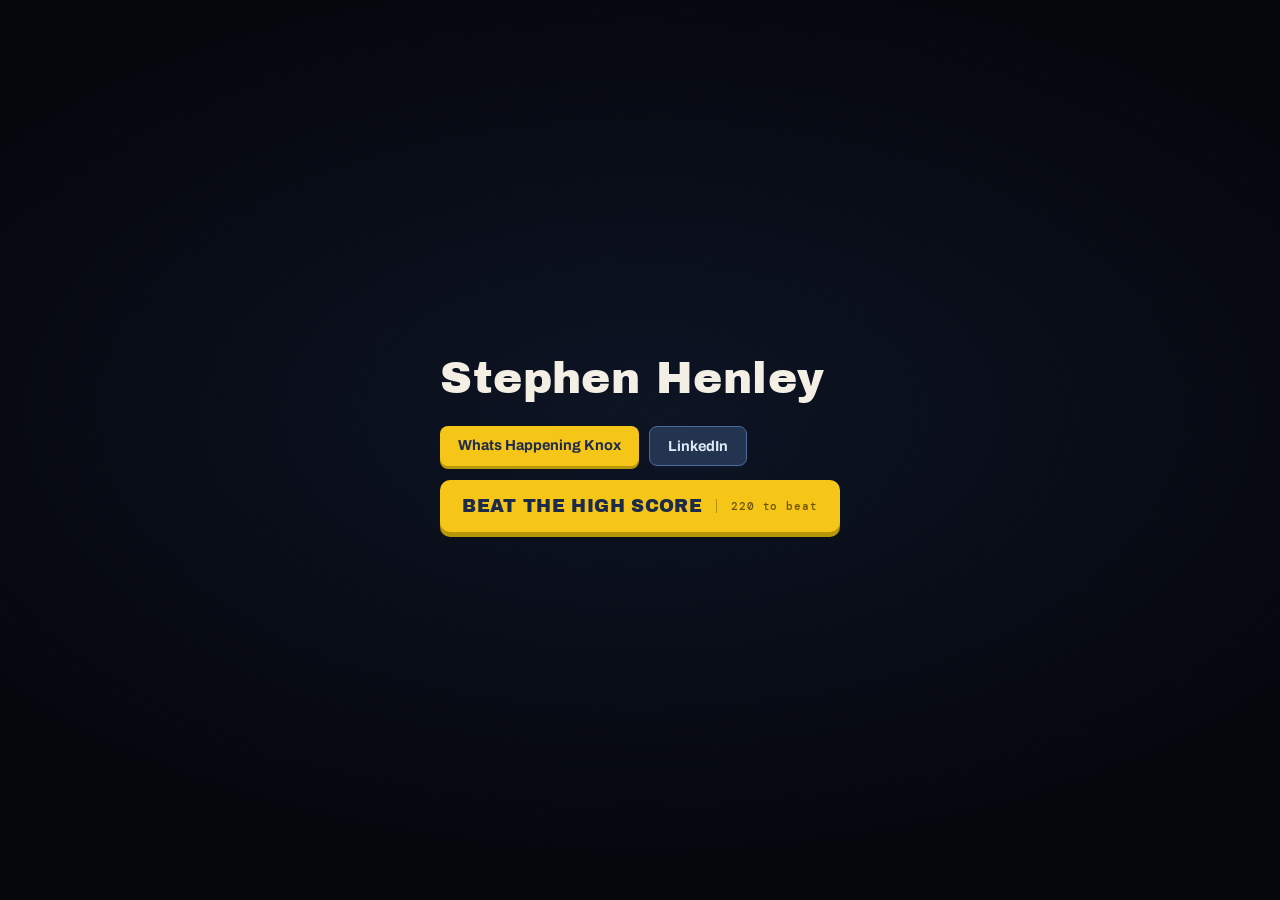
<file: index.html>
<!DOCTYPE html>
<html lang="en">
<head>
  <!-- Google tag (gtag.js) -->
  <script async src="https://www.googletagmanager.com/gtag/js?id=G-N320VKJK11"></script>
  <script>
    window.dataLayer = window.dataLayer || [];
    function gtag(){dataLayer.push(arguments);}
    gtag('js', new Date());
    gtag('config', 'G-N320VKJK11');
  </script>
  <meta charset="UTF-8">
  <meta name="viewport" content="width=device-width, initial-scale=1.0, viewport-fit=cover">
  <meta name="description" content="Stephen Henley. A walkable room drawn entirely in the browser, with a game at the desk.">
  <meta name="theme-color" content="#05070D">
  <meta property="og:title" content="Stephen Henley">
  <meta property="og:description" content="A walkable room drawn entirely in the browser, with a game at the desk.">
  <meta property="og:type" content="website">
  <meta property="og:url" content="https://stephenhenley.com/">
  <meta name="twitter:card" content="summary">
  <link rel="icon" href="data:image/svg+xml,%3Csvg xmlns='http://www.w3.org/2000/svg' viewBox='0 0 32 32'%3E%3Crect width='32' height='32' rx='6' fill='%2316243B'/%3E%3Crect x='6' y='9' width='20' height='13' rx='2' fill='%23F5C518'/%3E%3Crect x='9' y='12' width='14' height='7' fill='%2316243B'/%3E%3C/svg%3E">
  <style>
    *, *::before, *::after { box-sizing: border-box; }
    html { color-scheme: dark; }
    body { margin: 0; }
    img { max-width: 100%; }
    [hidden] { display: none !important; }
  </style>
  <title>Stephen Henley</title>
  <link rel="stylesheet" href="https://fonts.googleapis.com/css2?family=Archivo+Black&family=Archivo:wght@400;500;600;700&family=DM+Mono:wght@400;500&display=swap">
<style>
  :root{
    --navy:#1C2B4A; --navy-lt:#2B3E63; --slate:#16243B; --slate-dp:#0B1524;
    --yellow:#F5C518; --yellow-dk:#B8960A; --yellow-lt:#FFD84A;
    --cream:#F3EFE4; --steel:#8098B4;
    --display:"Archivo Black","Arial Black",system-ui,sans-serif;
    --body:"Archivo",system-ui,-apple-system,sans-serif;
    --mono:"DM Mono",ui-monospace,Menlo,monospace;
  }
  *{box-sizing:border-box}
  body{
    margin:0;
    background:radial-gradient(96% 74% at 50% 46%, #0D1424 0%, #05070D 68%);
    color:var(--cream);font-family:var(--body);
    min-height:100vh;min-height:100dvh;
    display:flex;flex-direction:column;align-items:center;justify-content:center;
    padding:32px 20px;
    /* Mashing a D-pad is a drag gesture as far as the browser is concerned,
       so without this the page selects its own text and a phone throws up the
       copy/paste callout mid-game. */
    user-select:none;-webkit-user-select:none;
    -webkit-touch-callout:none;-webkit-tap-highlight-color:transparent;
  }
  #landing,nav{user-select:auto;-webkit-user-select:auto}

  /* ================= the landing =================
     A name, two lines, the links, and the button. Everything else the site
     has to say is inside the game, so the page gets out of the way. */
  .wrap{width:100%;max-width:560px;text-align:left}
  h1{
    margin:0 0 26px;font-family:var(--display);font-weight:400;
    font-size:clamp(30px,7vw,44px);letter-spacing:.01em;line-height:1;color:var(--cream);
  }
  nav{display:flex;gap:10px;flex-wrap:wrap;margin:0}
  nav a{
    font-size:14.5px;font-weight:700;text-decoration:none;
    padding:11px 18px;border-radius:8px;
    color:var(--navy);background:var(--yellow);box-shadow:0 3px 0 var(--yellow-dk);
  }
  nav a:hover{background:var(--yellow-lt)}
  nav a:active{transform:translateY(2px);box-shadow:0 1px 0 var(--yellow-dk)}
  nav a.quiet{
    background:#22344F;color:#DCE8F6;
    border:1px solid #4A6C9C;box-shadow:0 3px 0 #0D1626;
  }
  nav a.quiet:hover{background:#2C4162;color:#fff;border-color:#5C7CAC}
  a:focus-visible,button:focus-visible{outline:3px solid var(--yellow);outline-offset:3px}

  .play{
    margin-top:14px;
    display:flex;align-items:center;gap:14px;cursor:pointer;
    font-family:var(--display);font-weight:400;font-size:clamp(15px,3.6vw,18px);
    letter-spacing:.02em;text-transform:uppercase;
    color:var(--navy);background:var(--yellow);
    border:0;border-radius:10px;padding:16px 22px;
    box-shadow:0 5px 0 var(--yellow-dk);
  }
  .play:hover{background:var(--yellow-lt)}
  .play:active{transform:translateY(3px);box-shadow:0 2px 0 var(--yellow-dk)}
  .play .tgt{
    font-family:var(--mono);font-size:11px;font-weight:500;letter-spacing:.08em;
    text-transform:none;color:#6A5408;border-left:1px solid rgba(80,62,6,.4);padding-left:14px;
  }
  .sub{margin:12px 0 0;font-family:var(--mono);font-size:11px;letter-spacing:.05em;color:#5E7189}
  /* deck: controls flank the screen on wide, sit under it on narrow */
  .deck{display:grid;gap:10px;grid-template-areas:"l screen r";grid-template-columns:auto 1fr auto;align-items:center}
  .ctl-l{grid-area:l} .ctl-r{grid-area:r} .screenwrap{grid-area:screen;min-width:0}

  .bezel{
    position:relative;width:100%;aspect-ratio:384/240;
    background:var(--navy);border-radius:9px;
    padding:9px 9px 7px;
    box-shadow:inset 0 3px 8px rgba(0,0,0,.55), 0 1px 0 rgba(255,255,255,.5);
    display:flex;align-items:center;justify-content:center;
  }
  .screen{position:relative;width:100%;height:100%;overflow:hidden;background:var(--slate);display:flex;align-items:center;justify-content:center}
  canvas{display:block;image-rendering:pixelated}
  .layer{position:absolute;inset:0;display:flex;align-items:center;justify-content:center;pointer-events:none}
  .led{position:absolute;left:11px;top:50%;transform:translateY(-50%);width:6px;height:6px;border-radius:50%;background:#3FD07A;box-shadow:0 0 5px #3FD07A}
  .keyhint{pointer-events:none}

  .exitbtn{
    position:absolute;bottom:8px;left:8px;z-index:26;
    background:rgba(12,20,34,.82);border:1px solid rgba(140,180,230,.4);
    color:#C8D6E6;border-radius:6px;padding:6px 10px;cursor:pointer;
    font-family:var(--mono);font-size:10.5px;letter-spacing:.08em;
  }
  .exitbtn:hover{background:rgba(24,40,64,.95);color:#fff;border-color:#8AA6CC}
  .exitbtn:active{transform:translateY(1px)}

  .panel{pointer-events:auto;width:min(430px,90%);background:var(--navy);border:3px solid var(--yellow);box-shadow:7px 7px 0 rgba(0,0,0,.45);padding:15px 16px 14px}
  .panel .lbl{margin:0 0 5px;font-family:var(--mono);font-size:10px;letter-spacing:.18em;text-transform:uppercase;color:var(--yellow)}
  .panel h2{margin:0 0 8px;font-family:var(--display);font-size:16px;letter-spacing:.04em;text-transform:uppercase}
  .panel p{margin:0 0 11px;font-size:13px;line-height:1.55;color:#CDD9E7;max-width:60ch}
  .x{cursor:pointer;font-family:var(--mono);font-size:10.5px;letter-spacing:.12em;text-transform:uppercase;background:none;border:2px solid #3B5077;color:var(--steel);padding:6px 11px}
  .toast{position:absolute;left:50%;bottom:8px;transform:translateX(-50%);margin:0;background:var(--navy);border:2px solid var(--yellow);font-family:var(--mono);font-size:clamp(8px,1.6vw,11px);color:var(--cream);padding:4px 9px;max-width:94%;white-space:nowrap;overflow:hidden;text-overflow:ellipsis}

  /* ---- D-pad ---- */
  .dpad{display:grid;grid-template-columns:repeat(3,var(--dp));grid-template-rows:repeat(3,var(--dp));--dp:46px}
  .dpad .sp{visibility:hidden}
  .dpad .hub{background:var(--navy-lt);display:grid;place-items:center}
  .dpad .hub b{width:8px;height:8px;border-radius:50%;background:#1A2842;display:block}
  .db{
    cursor:pointer;border:0;padding:0;background:var(--navy-lt);color:#93A6C6;
    font-size:15px;line-height:1;display:grid;place-items:center;
    touch-action:none;user-select:none;-webkit-user-select:none;
    -webkit-touch-callout:none;-webkit-tap-highlight-color:transparent;
    box-shadow:inset 0 2px 0 rgba(255,255,255,.13), 0 3px 0 #16233B;
  }
  .db.u{border-radius:8px 8px 0 0}
  .db.d{border-radius:0 0 8px 8px}
  .db.l{border-radius:8px 0 0 8px}
  .db.r{border-radius:0 8px 8px 0}
  .db:hover{background:#33477034}
  .db:active,.db.held{background:#22335A;color:var(--yellow);transform:translateY(2px);box-shadow:inset 0 2px 0 rgba(0,0,0,.2),0 1px 0 #16233B}

  /* ---- action buttons ---- */
  .acts{display:grid;grid-template-columns:repeat(2,1fr);gap:10px;align-items:center;width:126px}
  .ab{
    cursor:pointer;border:0;border-radius:50%;width:56px;height:56px;
    font-family:var(--display);font-size:17px;color:var(--navy);
    background:radial-gradient(circle at 34% 30%, var(--yellow-lt), var(--yellow) 62%);
    box-shadow:0 4px 0 var(--yellow-dk), inset 0 -2px 0 rgba(0,0,0,.12);
    touch-action:none;user-select:none;-webkit-user-select:none;
    -webkit-touch-callout:none;-webkit-tap-highlight-color:transparent;
    display:grid;place-items:center;
  }
  .ab.b{background:radial-gradient(circle at 34% 30%, #7E93B8, #4B6086 62%);color:#EAF0F7;box-shadow:0 4px 0 #33445F, inset 0 -2px 0 rgba(0,0,0,.14)}
  .ab:active,.ab.held{transform:translateY(3px);box-shadow:0 1px 0 var(--yellow-dk)}
  .ab.b:active,.ab.b.held{box-shadow:0 1px 0 #33445F}
  .acts .a-wrap{grid-column:2;transform:translateY(-14px)}
  .acts .b-wrap{grid-column:1;transform:translateY(10px)}

  .keyhint{margin:0;font-family:var(--mono);font-size:9.5px;letter-spacing:.06em;color:#8A8271;text-align:center}
  /* ================= the console =================
     Only shown once you press play. The case, the D-pad and the buttons are
     unchanged from the version that shipped: they solve touch controls, and
     on a console shell nobody needs to be told what a D-pad does. */
  .console{
    width:100%;display:none;flex-direction:column;gap:9px;
    background:linear-gradient(180deg,#2C4269 0%,#203353 44%,#16243C 100%);
    border:3px solid #405C8C;border-radius:18px;
    padding:16px 22px 14px;
    box-shadow:
      inset 0 3px 0 rgba(160,200,245,.30),
      inset 0 -6px 0 rgba(6,12,22,.55),
      0 30px 80px rgba(0,0,0,.62);
  }
  .stagewrap{display:none;flex-direction:column;align-items:stretch;width:100%}
  body.playing .stagewrap{display:flex}
  body.playing .console{display:flex}
  body.playing #landing{display:none}
  body.playing{padding:20px}

  .backrow{display:flex;align-items:center;justify-content:space-between;gap:12px;width:100%;margin:0 0 14px}
  .backrow .who{font-family:var(--display);font-size:16px;letter-spacing:.02em;color:#8CA3C2}
  .back{
    cursor:pointer;font-family:var(--mono);font-size:11.5px;letter-spacing:.08em;
    background:#18243A;color:#BCD0E8;border:1px solid #33496C;border-radius:7px;padding:8px 13px;
  }
  .back:hover{background:#22314C;color:#fff}

  /* ---- desktop: the wide handheld, sized so the controls always fit ---- */
  @media (min-width:861px){
    .stagewrap{width:auto}
    .console{width:auto;max-width:none}
    .ctl-l,.ctl-r{width:172px;display:flex;justify-content:center}
    .screenwrap{display:flex;align-items:center;justify-content:center}
    /* Capped three ways at once: viewport height, an absolute ceiling, and
       whatever width is left once the controls have taken theirs. Drop that
       third cap and the aspect ratio pushes the D-pad off the case. */
    .bezel{
      height:max(210px, min(54vh, 470px, calc((100vw - 520px) * 0.625)));
      width:auto;aspect-ratio:384/240;
      border-radius:10px;padding:8px 8px 7px;background:#0A1120;
      box-shadow:inset 0 3px 9px rgba(0,0,0,.75), 0 1px 0 rgba(150,190,240,.2);
    }
    .deck{grid-template-areas:"l screen r";grid-template-columns:auto auto auto;
      align-items:center;justify-items:center;gap:26px}
    .screen{background:#0A1120}
    .led{left:12px}
    .dpad{--dp:56px}
    .ab{width:72px;height:72px;font-size:20px}
    .acts{width:160px;gap:12px}
    .db{background:#101E33;color:#8FADD4;box-shadow:inset 0 2px 0 rgba(255,255,255,.08), 0 4px 0 #0A1220}
    .db:active,.db.held{background:#0A1220;color:var(--yellow)}
    .dpad .hub{background:#101E33}
    .dpad .hub b{background:#070D16}
    .keyhint{color:#5D739A;font-size:11px}
  }

  /* ---- phone: screen on top, controls beneath ---- */
  @media (max-width:860px){
    body{padding:20px 14px}
    body.playing{padding:8px}
    .console{border-radius:22px;padding:12px 8px 18px}
    .deck{
      grid-template-areas:"screen screen" "l r";
      grid-template-columns:1fr 1fr;
      justify-items:center;align-items:end;align-content:start;
      gap:18px 8px;
    }
    /* Fixed control widths overflow the deck on a narrow phone, and because
       the screen spans both columns any overflow knocks the canvas off
       centre. Scaling with the viewport keeps everything inside the case and
       still clears the 44px touch minimum at 320px wide. */
    .dpad{--dp:clamp(44px, 14.5vw, 68px)}
    .ab{width:clamp(60px,18.5vw,82px);height:clamp(60px,18.5vw,82px);font-size:clamp(17px,5vw,22px)}
    .acts{width:clamp(132px,41vw,180px);gap:clamp(8px,3vw,14px)}
    /* justify-items:center centres the control cells, but the screen spans
       both columns and must stretch instead or it shrink-wraps. */
    .screenwrap{min-width:0;justify-self:stretch;width:100%}
    .bezel{padding:4px 4px 3px;border-radius:9px;background:#0C1524;
      box-shadow:inset 0 2px 7px rgba(0,0,0,.7), 0 1px 0 rgba(140,180,230,.16)}
    .led{left:9px}
    .db{background:#0F1B2E;color:#8AA6CC;box-shadow:inset 0 2px 0 rgba(255,255,255,.07), 0 3px 0 #0A1220}
    .db:active,.db.held{background:#0A1220;color:var(--yellow)}
    .dpad .hub{background:#0F1B2E}
    .dpad .hub b{background:#070D16}
    .keyhint{display:none}
  }

  /* ---- phone turned sideways: the screen gets the whole width ---- */
  @media (max-width:900px) and (orientation:landscape){
    body.playing{padding:5px 10px}
    .backrow{margin:0 0 4px}
    .backrow .who{display:none}
    .back{font-size:10.5px;padding:5px 10px}
    .console{padding:6px 8px 8px;gap:4px}
    .deck{grid-template-areas:"l screen r";grid-template-columns:auto auto auto;
      align-items:center;justify-items:center;gap:8px}
    /* A sideways phone is short, not narrow, so here the screen is driven by
       the height that is left rather than by the width. */
    .screenwrap{justify-self:center;width:auto}
    .bezel{
      height:max(140px, min(calc(100dvh - 92px), calc((100vw - 300px) * 0.625)));
      width:auto;aspect-ratio:384/240;
    }
    .ctl-l,.ctl-r{width:128px;display:flex;justify-content:center}
    .dpad{--dp:42px}
    .ab{width:50px;height:50px;font-size:15px}
    .acts{width:112px;gap:7px}
  }

  @media (prefers-reduced-motion:reduce){
    nav a:active,.db:active,.ab:active,.db.held,.ab.held,.play:active{transform:none}
  }
</style>
</head>
<body>
<main id="landing">
  <div class="wrap">
    <h1>Stephen Henley</h1>

    <nav aria-label="Links">
      <a href="https://www.facebook.com/whatshappeningknox" target="_blank" rel="noopener">Whats Happening Knox</a>
      <a class="quiet" href="https://linkedin.com/in/stephenhenley1" target="_blank" rel="noopener">LinkedIn</a>
    </nav>

    <button class="play" id="playbtn">
      Beat the high score
      <span class="tgt" id="tgt"></span>
    </button>
    <p class="sub" id="yourbest"></p>
  </div>
</main>

<div class="stagewrap">
  <div class="backrow">
    <span class="who">Stephen Henley</span>
    <button class="back" id="backbtn">&#8592; Back</button>
  </div>
<div class="console" id="console">
  <div class="deck">

    <div class="ctl-l">
      <div class="dpad" role="group" aria-label="Fly">
        <span class="sp"></span>
        <button class="db u" data-k="up" aria-label="Climb">&#9650;</button>
        <span class="sp"></span>
        <button class="db l" data-k="left" aria-label="Left">&#9664;</button>
        <span class="hub"><b></b></span>
        <button class="db r" data-k="right" aria-label="Right">&#9654;</button>
        <span class="sp"></span>
        <button class="db d" data-k="down" aria-label="Down">&#9660;</button>
        <span class="sp"></span>
      </div>
    </div>

    <div class="screenwrap">
      <div class="bezel">
        <span class="led" aria-hidden="true"></span>
        <div class="screen" id="stage">
          <canvas id="cv" aria-label="A dragon flying over a night ridge, breathing fire at archers below"></canvas>
          <button class="exitbtn" id="exitbtn">&#10005; Leave</button>
        </div>
      </div>
    </div>

    <div class="ctl-r">
      <div class="acts" role="group" aria-label="Actions">
        <span class="b-wrap"><button class="ab b" data-k="call" aria-label="Special attack">B</button></span>
        <span class="a-wrap"><button class="ab" data-k="use" aria-label="Breathe fire">A</button></span>
      </div>
    </div>

  </div>

  <p class="keyhint">Up to climb &middot; A breathes fire &middot; B when the bar is full &middot; Esc to leave</p>
</div>
</div>

<script>
(function(){
  "use strict";

  /* The score a visitor is trying to beat. Change this one number when you
     set a new personal best; it is what the landing button advertises. */
  var TARGET = 220;

  var W=384, H=240;
  var cv=document.getElementById('cv'), ctx=cv.getContext('2d');
  var reduce=window.matchMedia('(prefers-reduced-motion: reduce)').matches;
  var tick=0;

  function r(x,y,w,h,c){ ctx.fillStyle=c; ctx.fillRect(x,y,w,h); }
  function clamp(v,a,b){ return v<a?a:(v>b?b:v); }

  var keys={};
  var mode='idle';   // 'idle' on the landing, 'game' once you press play
  /* =========================================================
     THE DESK GAME  (unnamed on purpose)
     The black wyrm, the fire-breath and the charged fireball are ported
     from the original build and rescaled to this room's 384x240 screen.
     Night version. Hold UP to climb, hold A to breathe, B when charged.
     ========================================================= */

  var SC = 0.42;                        // original was drawn for a 960x540 stage
  var GY = H - 46;                      // ground line
  var TOPM = 18, BOTM = GY - 14;
  var DX = 96;                          // dragon's fixed x

  var GRAVA=150, LIFTA=-430, VUP=-105, VDN=95;
  var SCROLLV=34;
  var FIRE_ANG=20*Math.PI/180, FIRE_V=272, FIRE_G=49, FIRE_RATE=0.05, FIRE_LIFE=1.05, FLAME_R=4.2;
  var ARROW_V=104, ARROW_G=36, ARROW_R=2.8;
  var ROCK_V=142, ROCK_G=75, ROCK_R=5.4;
  // The ballista bolt: fast, nearly flat, and a third of the health bar.
  var BOLT_V=250, BOLT_G=8, BOLT_R=3.4, DMG_BOLT=30, BOLT_WIND=0.9;
  var SPEC_V=176, SPEC_R=6.4, SPEC_SPLASH=W*0.44, SPEC_TIME=20, SPEC_LIFE=1.4;
  var DMG_ARROW=7, DMG_FLAME=10, DMG_ROCK=16, MAXHP=100;
  var HIT_R=10, INVULN=0.6, DYING=1.3;

  /* Fire is a magazine, not a laser. Each level buys a longer burst and an
     extra stream, and the magazine refills on its own, so the button is
     always tapped in bursts and never leaned on.
     `size` is how many volleys a full burst holds, `regen` how fast it comes
     back per second. Level 1 is deliberately tiny. */
  var POWER_MAX=4;
  function fireProfile(){
    if(G.power<=1) return {rate:0.115, streams:1, spread:0,     size:5,  regen:2.2};
    if(G.power===2) return {rate:0.095, streams:2, spread:0.09, size:10, regen:2.4};
    if(G.power===3) return {rate:0.078, streams:3, spread:0.11, size:18, regen:2.8};
    return            {rate:0.062, streams:3, spread:0.145,     size:36, regen:3.4};
  }
  /* Levels are gated on score, not on luck. A power orb never even appears
     until the next threshold is cleared, so picking one up always means it
     was earned and there is no such thing as a dud pickup. */
  var POWER_AT=[0, 50, 100, 200];
  function nextPowerAt(){ return G.power<POWER_MAX ? POWER_AT[G.power] : null; }
  function canLevel(){ return G.power<POWER_MAX && G.score>=POWER_AT[G.power]; }

  // drifting pickups, and the surge clock that decides where they appear
  var PICK_R=9, PICK_LIFE=11, PICK_V=60;
  var SURGE_FIRST=11, SURGE_MIN=8.5, SURGE_WARN=3.6;
  var LIVES_MAX=2;

  // the harrier: the first enemy that comes at you in the air
  var HARRIER_AFTER=45, DMG_HARRIER=18, HARRIER_TRACK=30;

  var G={ y:100, vy:0, wing:0, tilt:0, hp:MAXHP, invuln:0, flash:0, dyingT:0,
          foes:[], shots:[], flames:[], balls:[], blasts:[], ash:[], embers:[], picks:[],
          scroll:0, t:0, nextSpawn:0, score:0, best:0, spec:0, fireCd:0,
          power:1, burst:5, lives:0,
          surgeT:SURGE_FIRST, surgeDropped:false, surgeN:0,
          state:'ready', shake:0, shakeM:0, table:[], rank:-1, ridges:null,
          entry:null };
  try{ G.best=parseInt(localStorage.getItem('room-best')||'0',10)||0; }catch(e){}

  function gameReset(){
    G.y=100; G.vy=0; G.tilt=0; G.wing=0;
    G.hp=MAXHP; G.invuln=1.0; G.flash=0; G.dyingT=0;
    G.foes=[]; G.shots=[]; G.flames=[]; G.balls=[]; G.blasts=[]; G.ash=[]; G.embers=[];
    G.picks=[];
    G.t=0; G.nextSpawn=2.2; G.score=0; G.spec=0; G.fireCd=0;
    G.power=1; G.burst=fireProfile().size; G.lives=0; G.pickFlash=null;
    G.surgeT=SURGE_FIRST; G.surgeDropped=false; G.surgeN=0;
    G.state='ready'; G.shake=0; G.rank=-1; G.entry=null;
    if(!G.ridges) buildRidges();
  }
  function buildRidges(){
    function make(base,amp,step,n){ var a=[]; for(var i=0;i<=n;i++) a.push(base+Math.sin(i*step)*amp+Math.sin(i*step*2.3+1)*amp*0.4); return a; }
    G.ridges={ far:make(H*0.44,9,0.6,24), mid:make(H*0.58,12,0.85,22), near:make(H*0.80,13,1.1,18) };
    G.stars=[]; for(var i=0;i<70;i++) G.stars.push({x:Math.random()*W,y:Math.random()*(GY-16),s:0.3+Math.random()*1.3,b:Math.random()});
  }

  function pointsFor(t){ return t==='ballista'?5:(t==='harrier'?3:(t==='catapult'?2:1)); }
  function radiusFor(t){ return (t==='ballista'?30:(t==='harrier'?20:(t==='catapult'?26:16)))*SC; }
  function enemyTop(e){
    if(e.fly) return e.y;
    return GY-(e.type==='ballista'?34:(e.type==='catapult'?30:20))*SC;
  }
  function hpFor(t){ return t==='ballista'?3:(t==='harrier'?2:1); }

  function spawnFoe(){
    // The ballista is the thing to watch out for, so it stays rare and never
    // shows up in the opening seconds: a run should start readable and only
    // then get genuinely dangerous.
    var har = G.t<HARRIER_AFTER ? 0 : Math.min(0.18, (G.t-HARRIER_AFTER)*0.0045);
    var bal = G.t<20 ? 0 : Math.min(0.16, (G.t-20)*0.004);
    var cat=Math.min(0.34,G.t*0.009), fl=Math.min(0.28,G.t*0.006), r0=Math.random();
    var type = r0<har ? 'harrier'
             : r0<har+bal ? 'ballista'
             : r0<har+bal+cat ? 'catapult'
             : r0<har+bal+cat+fl ? 'flaming' : 'archer';
    var e={ type:type, x:W+22, alive:true, deathTimer:0, deathDur:0.45, burning:false,
      legPhase:Math.random()*10, hp:hpFor(type), hitT:0,
      shotCd: type==='ballista' ? (2.4+Math.random()) :
              type==='catapult' ? (1.6+Math.random()*1.2) : (0.7+Math.random()*0.9) };
    if(type==='harrier'){
      // Comes in at your altitude rather than shooting up at you, so the
      // answer is to move or to burn it, not to climb out of range.
      e.fly=true; e.y=clamp(G.y+(Math.random()*60-30),TOPM+6,BOTM-6);
      e.wing=Math.random()*6; e.peel=0; e.shotCd=1e9;
    }
    G.foes.push(e);
  }
  function cooldownFor(t){
    if(t==='harrier') return 1e9;
    if(t==='ballista') return Math.max(1.9,3.2-G.t*0.010)+Math.random()*0.5;
    if(t==='catapult') return Math.max(1.05,2.5-G.t*0.013)+Math.random()*0.7;
    if(t==='flaming')  return Math.max(0.7,1.5-G.t*0.012)+Math.random()*0.5;
    return Math.max(0.62,1.6-G.t*0.014)+Math.random()*0.5;
  }
  function foeShoot(e){
    var oy = GY-(e.type==='ballista'?46:(e.type==='catapult'?58:40))*SC;
    if(e.type==='ballista'){
      // Leads the target instead of aiming where you are, so hovering in one
      // place is the wrong answer and the bolt has to be dodged on purpose.
      var flight=Math.max(0.05,(e.x-DX)/BOLT_V);
      var aim=clamp(G.y+G.vy*flight*0.85, TOPM, BOTM);
      var bdx=DX-e.x, bdy=aim-oy, bl=Math.max(1,Math.hypot(bdx,bdy));
      G.shots.push({kind:'bolt',x:e.x,y:oy,vx:(bdx/bl)*BOLT_V,vy:(bdy/bl)*BOLT_V,
                    g:BOLT_G,dmg:DMG_BOLT,r:BOLT_R,age:0});
      G.shake=Math.max(G.shake,0.10); G.shakeM=2;
      return;
    }
    var dx=DX-e.x, dy=G.y-oy, L=Math.max(1,Math.hypot(dx,dy));
    if(e.type==='catapult'){
      var sp=ROCK_V+Math.min(G.t,70)*0.7;
      G.shots.push({kind:'rock',x:e.x,y:oy,vx:(dx/L)*sp,vy:(dy/L)*sp-30,g:ROCK_G,dmg:DMG_ROCK,r:ROCK_R,age:0});
    } else {
      var f=(e.type==='flaming');
      var sp2=ARROW_V+Math.min(G.t*1.5,74)+(f?20:0);
      G.shots.push({kind:f?'flame-arrow':'arrow',x:e.x,y:oy,vx:(dx/L)*sp2,vy:(dy/L)*sp2,
                    g:ARROW_G,dmg:f?DMG_FLAME:DMG_ARROW,r:ARROW_R,age:0});
    }
  }
  function puffAsh(x,y,n,f){
    n=n||8; f=f||1;
    for(var i=0;i<n;i++){ var a=Math.random()*6.28, sp=(16+Math.random()*28)*f;
      G.ash.push({x:x,y:y,vx:Math.cos(a)*sp,vy:Math.sin(a)*sp-12*f,life:0.35+Math.random()*0.25,age:0}); }
  }

  /* Pickups drift in from the right and bob. A surge drops one high on the
     screen a few seconds before the wave lands, so taking it means climbing
     out of position exactly when the screen is about to fill. */
  function dropPick(kind,y){
    G.picks.push({kind:kind, x:W+14, y:y, bob:Math.random()*6.28, age:0, life:PICK_LIFE});
  }
  function pickKind(){
    if(canLevel()) return 'power';
    if(G.lives<LIVES_MAX && Math.random()<0.25) return 'life';
    return 'heal';   // usually wanted by the time it crosses the screen
  }
  function takePick(pk){
    if(pk.kind==='power'){ G.power=Math.min(POWER_MAX,G.power+1); G.burst=fireProfile().size; }
    else if(pk.kind==='heal'){ G.hp=Math.min(MAXHP,G.hp+34); }
    else { G.lives=Math.min(LIVES_MAX,G.lives+1); }
    G.pickFlash={kind:pk.kind, t:1.1};
    for(var i=0;i<12;i++){ var a=Math.random()*6.28, sp=20+Math.random()*38;
      G.embers.push({x:pk.x,y:pk.y,vx:Math.cos(a)*sp,vy:Math.sin(a)*sp,life:0.4+Math.random()*0.3,age:0}); }
  }
  function surge(){
    G.surgeN++;
    var n=Math.min(5, 2+Math.floor(G.surgeN/2));
    for(var i=0;i<n;i++){ spawnFoe(); var e=G.foes[G.foes.length-1]; e.x=W+22+i*30; }
  }

  function mouth(){ return { x: DX + 70*SC, y: G.y - 4*SC }; }

  function fireSpecial(){
    if(G.state!=='play' || G.spec<100) return;
    G.spec=0;
    var m=mouth();
    G.balls.push({x:m.x,y:m.y,vx:Math.cos(FIRE_ANG)*SPEC_V,vy:Math.sin(FIRE_ANG)*SPEC_V,life:SPEC_LIFE,age:0});
  }
  function explode(x,y){
    G.blasts.push({x:x,y:y,age:0,life:0.6});
    G.shake=0.24; G.shakeM=4;
    puffAsh(x,y,16,2.1);
    for(var i=0;i<G.foes.length;i++){
      var e=G.foes[i];
      if(!e.alive) continue;
      if(Math.abs(x-e.x)<SPEC_SPLASH){
        e.alive=false; e.deathTimer=1.0; e.deathDur=1.0; e.burning=true;
        G.score+=pointsFor(e.type); puffAsh(e.x,enemyTop(e),10,1.6);
      }
    }
  }
  function hurt(d){
    if(G.invuln>0||G.state!=='play') return;
    G.hp-=d; G.invuln=INVULN; G.flash=0.25;
    if(G.hp<=0){
      if(G.lives>0){
        // A revive pack buys the run back once, but not for free: you lose a
        // power level, so a long run cannot be built purely on packs.
        G.lives--; G.hp=Math.round(MAXHP*0.6); G.invuln=1.8; G.flash=0.5;
        G.power=Math.max(1,G.power-1); G.burst=fireProfile().size;
        G.shots.length=0; G.shake=0.3; G.shakeM=5;
        puffAsh(DX,G.y,18,2.0);
        return;
      }
      G.hp=0; G.state='dying'; G.dyingT=DYING;
    }
  }
  /* Scores used to be bare numbers. They carry initials now, so anything
     already saved is migrated rather than thrown away. */
  function loadScores(){
    try{
      var a=JSON.parse(localStorage.getItem('room-scores')||'[]');
      if(!Array.isArray(a)) return [];
      return a.map(function(v){
        return (typeof v==='number') ? {n:'--', s:v} : {n:(v&&v.n)||'--', s:(v&&v.s)|0};
      });
    }catch(e){ return []; }
  }
  function saveScore(name,score){
    var a=loadScores(); a.push({n:name,s:score});
    a.sort(function(x,y){return y.s-x.s;}); a=a.slice(0,5);
    try{ localStorage.setItem('room-scores',JSON.stringify(a)); }catch(e){}
    return a;
  }
  function placesInTable(score){
    var a=loadScores();
    if(a.length<5) return true;
    for(var i=0;i<a.length;i++) if(score>a[i].s) return true;
    return false;
  }
  var ALPHA='ABCDEFGHIJKLMNOPQRSTUVWXYZ .-';
  function endRun(){
    if(G.score>G.best){ G.best=G.score; try{ localStorage.setItem('room-best',String(G.best)); }catch(e){} }
    if(G.score>0 && placesInTable(G.score)){
      // earned a slot, so take initials before showing the board
      G.state='entry';
      G.entry={ idx:[0,0], pos:0, blink:0 };
      return;
    }
    commitScore('--');
  }
  function commitScore(name){
    G.state='over';
    G.table=saveScore(name,G.score); G.rank=-1;
    for(var i=0;i<G.table.length;i++){
      if(G.table[i].s===G.score && G.table[i].n===name){ G.rank=i; break; }
    }
    G.entry=null;
  }
  function entryName(){
    if(!G.entry) return '--';
    return G.entry.idx.map(function(i){ return ALPHA.charAt(i); }).join('');
  }
  function entryMove(d){ if(!G.entry) return; G.entry.pos=(G.entry.pos+d+2)%2; }
  function entryCycle(d){
    if(!G.entry) return;
    var p=G.entry.pos;
    G.entry.idx[p]=(G.entry.idx[p]+d+ALPHA.length)%ALPHA.length;
  }
  function entryType(ch){
    if(!G.entry) return;
    var i=ALPHA.indexOf(ch.toUpperCase());
    if(i<0) return;
    G.entry.idx[G.entry.pos]=i;
    if(G.entry.pos<1) G.entry.pos++;
  }
  function entryConfirm(){
    if(!G.entry) return;
    if(G.entry.pos<1){ G.entry.pos=1; return; }
    commitScore(entryName());
  }

  function gameStep(dt){
    if(dt>0.05) dt=0.05;
    G.scroll += dt*SCROLLV;
    if(G.shake>0) G.shake=Math.max(0,G.shake-dt);
    if(G.invuln>0) G.invuln-=dt;
    if(G.flash>0) G.flash-=dt;

    for(var q=G.embers.length-1;q>=0;q--){ var em=G.embers[q]; em.age+=dt; em.x+=em.vx*dt; em.y+=em.vy*dt; if(em.age>em.life) G.embers.splice(q,1); }
    for(var w=G.ash.length-1;w>=0;w--){ var as=G.ash[w]; as.age+=dt; as.vy+=62*dt; as.x+=as.vx*dt; as.y+=as.vy*dt; if(as.age>as.life) G.ash.splice(w,1); }
    for(var bi=G.blasts.length-1;bi>=0;bi--){ G.blasts[bi].age+=dt; if(G.blasts[bi].age>G.blasts[bi].life) G.blasts.splice(bi,1); }

    if(G.state==='dying'){
      G.dyingT-=dt; G.vy+=GRAVA*2.4*dt; G.y+=G.vy*dt;
      G.tilt=Math.min(1.6,G.tilt+dt*2.2); G.wing+=dt*3;
      if(G.dyingT<=0||G.y>H+40) endRun();
      return;
    }
    if(G.state==='ready'){
      G.y=100+Math.sin(G.scroll*0.06)*5; G.tilt=Math.sin(G.scroll*0.06)*0.08; G.wing+=dt*6;
      if(keys.up||keys.use) G.state='play';
      return;
    }
    if(G.state!=='play') return;

    G.t+=dt;
    if(G.spec<100) G.spec=Math.min(100,G.spec+(dt/SPEC_TIME)*100);

    // flight
    if(keys.up){
      G.vy+=LIFTA*dt;
      if(Math.random()<0.35) G.embers.push({x:DX-14,y:G.y+(Math.random()*6-3),
        vx:-30-Math.random()*22,vy:(Math.random()*18-9),life:0.35+Math.random()*0.22,age:0});
    }
    G.vy+=GRAVA*dt;
    G.vy=Math.max(VUP,Math.min(VDN,G.vy));
    G.y+=G.vy*dt;
    if(G.y<TOPM){ G.y=TOPM; G.vy=0; }
    if(G.y>BOTM){ G.y=BOTM; G.vy=0; }
    G.tilt=Math.max(-0.4,Math.min(0.55,G.vy/190));
    G.wing+=dt*(keys.up?16:7);

    // special
    if(G.tapSpecial){ G.tapSpecial=false; fireSpecial(); }

    // fire: a magazine that empties fast and refills on its own. At level 1
    // that is about half a second of flame and then a wait; at level 4 it is
    // two solid seconds. The length of the burst IS the upgrade.
    var m=mouth();
    var prof=fireProfile();
    if(keys.use && G.burst>=1){
      G.fireCd-=dt;
      if(G.fireCd<=0){
        for(var fs=0; fs<prof.streams; fs++){
          var off=(prof.streams===1)?0:(fs-(prof.streams-1)/2)*prof.spread;
          var ang=FIRE_ANG+off+(Math.random()-0.5)*0.09;
          G.flames.push({x:m.x,y:m.y,vx:Math.cos(ang)*FIRE_V,vy:Math.sin(ang)*FIRE_V,life:FIRE_LIFE,age:0});
        }
        G.burst-=1;
        G.fireCd=prof.rate;
      }
    } else {
      G.burst=Math.min(prof.size, G.burst+prof.regen*dt);
    }
    if(G.pickFlash && G.pickFlash.t>0) G.pickFlash.t-=dt;

    // spawn, thinned out slightly because surges now carry the pressure
    G.nextSpawn-=dt;
    if(G.nextSpawn<=0){ spawnFoe(); G.nextSpawn=Math.max(0.62,1.8-G.t*0.017)+Math.random()*0.6; }

    // the surge clock
    G.surgeT-=dt;
    if(!G.surgeDropped && G.surgeT<=SURGE_WARN){
      G.surgeDropped=true;
      dropPick(pickKind(), TOPM+10+Math.random()*14);
    }
    if(G.surgeT<=0){
      surge();
      G.surgeDropped=false;
      G.surgeT=Math.max(SURGE_MIN, 14-G.surgeN*0.35)+Math.random()*2.5;
    }

    // pickups drift and bob; grabbing one is a proximity check
    for(var pi=G.picks.length-1;pi>=0;pi--){
      var pk=G.picks[pi];
      pk.age+=dt; pk.bob+=dt*2.4;
      pk.x-=PICK_V*dt;
      var pdx=pk.x-DX, pdy=(pk.y+Math.sin(pk.bob)*3)-G.y;
      if(pdx*pdx+pdy*pdy < (PICK_R+HIT_R)*(PICK_R+HIT_R)){ takePick(pk); G.picks.splice(pi,1); continue; }
      if(pk.x<-14||pk.age>pk.life) G.picks.splice(pi,1);
    }

    for(var i=G.foes.length-1;i>=0;i--){
      var e=G.foes[i];
      if(e.alive){
        if(e.fly){
          e.x -= (SCROLLV+34)*dt;
          e.wing+=dt*15;
          if(e.peel>0){ e.peel-=dt; e.y+=e.peelV*dt; }
          else {
            var want=G.y-e.y;
            e.y += Math.max(-HARRIER_TRACK,Math.min(HARRIER_TRACK,want*2.2))*dt;
          }
          e.y=clamp(e.y,TOPM+4,BOTM-4);
          if(e.peel<=0 && G.invuln<=0){
            var hdx=e.x-DX, hdy=e.y-G.y;
            if(hdx*hdx+hdy*hdy < (HIT_R+12)*(HIT_R+12)){
              hurt(DMG_HARRIER);
              e.peel=1.6; e.peelV=(hdy>=0?1:-1)*70;
            }
          }
        } else {
          e.x -= (e.type==='catapult'||e.type==='ballista'?SCROLLV:SCROLLV+16)*dt;
        }
        e.legPhase+=dt*7;
        if(e.hitT>0) e.hitT-=dt;
        if(!e.fly && e.x<W-4){ e.shotCd-=dt; if(e.shotCd<=0){ foeShoot(e); e.shotCd=cooldownFor(e.type); } }
      } else { e.deathTimer-=dt; if(e.fly) e.y+=90*dt; }
      if(e.x<-26||(!e.alive&&e.deathTimer<=0)) G.foes.splice(i,1);
    }

    // incoming
    for(var j=G.shots.length-1;j>=0;j--){
      var p=G.shots[j];
      if(!p) continue;                 // a revive inside hurt() empties this array
      p.age+=dt; p.vy+=p.g*dt; p.x+=p.vx*dt; p.y+=p.vy*dt;
      if(G.invuln<=0){
        var dx=p.x-DX, dy=p.y-G.y, rr=p.r+HIT_R;
        if(dx*dx+dy*dy<rr*rr){ hurt(p.dmg); if(j<G.shots.length) G.shots.splice(j,1); continue; }
      }
      if(p.age>3.5||p.x<-18||p.y>H+20) G.shots.splice(j,1);
    }

    // breath
    for(var f2=G.flames.length-1;f2>=0;f2--){
      var fl=G.flames[f2];
      fl.age+=dt; fl.vy+=FIRE_G*dt; fl.x+=fl.vx*dt; fl.y+=fl.vy*dt;
      if(fl.age>fl.life||fl.y>GY+10||fl.x>W+10){ G.flames.splice(f2,1); continue; }
      for(var k=0;k<G.foes.length;k++){
        var e2=G.foes[k];
        if(!e2.alive) continue;
        var ex=fl.x-e2.x, ey=fl.y-enemyTop(e2), er=FLAME_R+radiusFor(e2.type);
        if(ex*ex+ey*ey<er*er){
          // Armoured targets soak several flames. Consuming the flame on a
          // hit is what makes that cost real, otherwise one breath frame
          // sprays the whole stream into the same enemy and it dies instantly.
          if(e2.hp>1){ e2.hp--; e2.hitT=0.16; puffAsh(fl.x,fl.y,3,0.7); G.flames.splice(f2,1); break; }
          e2.alive=false; e2.deathTimer=0.45; e2.deathDur=0.45; e2.burning=false;
          G.score+=pointsFor(e2.type); puffAsh(e2.x,enemyTop(e2),8,1);
        }
      }
    }

    // charged fireball
    for(var b=G.balls.length-1;b>=0;b--){
      var bl=G.balls[b];
      bl.age+=dt; bl.vy+=FIRE_G*0.7*dt; bl.x+=bl.vx*dt; bl.y+=bl.vy*dt;
      var hit=false;
      for(var n=0;n<G.foes.length;n++){
        var e3=G.foes[n]; if(!e3.alive) continue;
        var hx=bl.x-e3.x, hy=bl.y-enemyTop(e3), hr=SPEC_R+radiusFor(e3.type);
        if(hx*hx+hy*hy<hr*hr){ hit=true; break; }
      }
      if(hit||bl.age>bl.life||bl.y>GY+4||bl.x>W+10){ explode(bl.x,Math.min(bl.y,GY)); G.balls.splice(b,1); }
    }
  }
  /* ---------- drawing ---------- */
  function smoothShape(pts){
    var n=pts.length;
    function mid(a,b){ return {x:(a.x+b.x)/2,y:(a.y+b.y)/2}; }
    var st=mid(pts[n-1],pts[0]);
    ctx.beginPath(); ctx.moveTo(st.x,st.y);
    for(var i=0;i<n;i++){ var c=pts[i], nx=pts[(i+1)%n], m=mid(c,nx); ctx.quadraticCurveTo(c.x,c.y,m.x,m.y); }
    ctx.closePath();
  }

  function drawDragon(){
    ctx.save();
    ctx.translate(DX,G.y);
    ctx.rotate(G.tilt*0.5);
    ctx.scale(SC,SC);
    if(G.invuln>0 && G.state==='play')
      ctx.globalAlpha=0.62+0.38*(0.5+0.5*Math.sin(G.invuln*26));

    var flap=Math.sin(G.wing);
    // Night needs a brighter ramp and a hotter rim than the original daylight
    // build, or a black wyrm on a black sky just disappears.
    var rim = keys.up ? 'rgba(255,231,178,0.85)' : 'rgba(198,214,255,0.55)';
    var bodyG=ctx.createLinearGradient(-20,-16,40,10);
    bodyG.addColorStop(0,'#5A5570'); bodyG.addColorStop(0.55,'#2C2A38'); bodyG.addColorStop(1,'#121218');

    // tail
    ctx.fillStyle=bodyG;
    smoothShape([{x:-26,y:-5},{x:-42,y:-8},{x:-60,y:-7},{x:-76,y:-2},{x:-90,y:4},
                 {x:-84,y:9},{x:-68,y:8},{x:-50,y:7},{x:-32,y:6}]);
    ctx.fill();
    ctx.strokeStyle=rim; ctx.lineWidth=1; ctx.stroke();
    ctx.fillStyle='#0d0d11';
    smoothShape([{x:-90,y:2},{x:-101,y:-5},{x:-96,y:4},{x:-101,y:12},{x:-90,y:6}]);
    ctx.fill();
    ctx.fillStyle='#151018';
    for(var i=0;i<3;i++){ var sx=-40-i*16;
      ctx.beginPath(); ctx.moveTo(sx,-7); ctx.lineTo(sx+3,-12); ctx.lineTo(sx+6,-7); ctx.closePath(); ctx.fill(); }

    function wingPath(sh,t1,t2,t3,bk,bow){
      ctx.beginPath(); ctx.moveTo(sh.x,sh.y);
      ctx.quadraticCurveTo(sh.x-12*bow,(sh.y+t1.y)/2,t1.x,t1.y);
      ctx.quadraticCurveTo((t1.x+t2.x)/2+6,(t1.y+t2.y)/2+4,t2.x,t2.y);
      ctx.quadraticCurveTo((t2.x+t3.x)/2+5,(t2.y+t3.y)/2+3,t3.x,t3.y);
      ctx.quadraticCurveTo((t3.x+bk.x)/2+3,(t3.y+bk.y)/2+2,bk.x,bk.y);
      ctx.closePath();
    }

    // far wing
    wingPath({x:6,y:-9},{x:12,y:-38-flap*17},{x:24,y:-32-flap*13},{x:29,y:-19-flap*7},{x:16,y:-9},1);
    ctx.fillStyle='rgba(26,26,38,0.72)'; ctx.fill();

    // body
    ctx.fillStyle=bodyG;
    smoothShape([{x:-28,y:-4},{x:-14,y:-10},{x:0,y:-12},{x:14,y:-12},{x:24,y:-14},
                 {x:33,y:-11},{x:40,y:-6},{x:44,y:-1},
                 {x:41,y:3},{x:32,y:6},{x:18,y:7},{x:2,y:7},{x:-12,y:6},{x:-24,y:4},{x:-28,y:3}]);
    ctx.fill();
    ctx.strokeStyle=rim; ctx.lineWidth=1.2; ctx.stroke();
    ctx.strokeStyle='rgba(0,0,0,0.35)'; ctx.lineWidth=1;
    for(var b2=0;b2<4;b2++){ ctx.beginPath(); ctx.moveTo(-16+b2*13,4); ctx.lineTo(-13+b2*13,7); ctx.stroke(); }
    ctx.strokeStyle='rgba(226,236,255,0.22)';
    for(var c2=0;c2<3;c2++){ var cx2=-10+c2*13;
      ctx.beginPath(); ctx.moveTo(cx2,-3); ctx.quadraticCurveTo(cx2+5,-1,cx2+9,-3.5); ctx.stroke(); }
    ctx.fillStyle='#0d0d11';
    for(var d2=0;d2<4;d2++){ var dx2=-12+d2*11;
      ctx.beginPath(); ctx.moveTo(dx2,-11); ctx.lineTo(dx2+3.5,-18-d2*0.6); ctx.lineTo(dx2+7,-11); ctx.closePath(); ctx.fill(); }

    // legs
    ctx.fillStyle='#0d0d11';
    smoothShape([{x:-20,y:5},{x:-14,y:2},{x:-8,y:4},{x:-10,y:10},{x:-18,y:10}]); ctx.fill();
    ctx.strokeStyle='#0d0d11'; ctx.lineWidth=1.4; ctx.lineCap='round';
    [-16,-13,-10].forEach(function(cx){ ctx.beginPath(); ctx.moveTo(cx,9); ctx.lineTo(cx-1,13); ctx.stroke(); });
    ctx.fillStyle='#0d0d11';
    smoothShape([{x:16,y:3},{x:22,y:1.5},{x:27,y:4},{x:24,y:9},{x:17,y:8}]); ctx.fill();
    [20,23,26].forEach(function(cx){ ctx.beginPath(); ctx.moveTo(cx,8.5); ctx.lineTo(cx,12); ctx.stroke(); });

    // near wing
    var sh={x:10,y:-10}, t1={x:20,y:-50-flap*22}, t2={x:38,y:-41-flap*17}, t3={x:46,y:-22-flap*9}, bk={x:23,y:-10};
    wingPath(sh,t1,t2,t3,bk,1.3);
    var wg=ctx.createLinearGradient(sh.x,sh.y,t1.x,t1.y);
    wg.addColorStop(0,'#3B3550'); wg.addColorStop(1,'#14141E');
    ctx.fillStyle=wg; ctx.fill();
    ctx.strokeStyle=rim; ctx.lineWidth=1; ctx.stroke();
    ctx.strokeStyle='rgba(255,231,178,0.6)'; ctx.lineWidth=1.4;
    [t1,t2,t3].forEach(function(t){ ctx.beginPath(); ctx.moveTo(sh.x,sh.y); ctx.lineTo(t.x,t.y); ctx.stroke(); });

    // head
    ctx.fillStyle=bodyG;
    smoothShape([{x:32,y:-7},{x:42,y:-16},{x:54,y:-19},{x:66,y:-14},{x:73,y:-6},
                 {x:70,y:1},{x:60,y:4},{x:48,y:4},{x:38,y:2}]);
    ctx.fill();
    ctx.strokeStyle=rim; ctx.lineWidth=1.1; ctx.stroke();
    ctx.fillStyle='#0d0d11';
    smoothShape([{x:53,y:-19},{x:41,y:-33},{x:49,y:-20},{x:59,y:-21}]); ctx.fill();
    smoothShape([{x:44,y:-15},{x:46,y:-22},{x:50,y:-15},{x:47,y:-14}]); ctx.fill();
    ctx.strokeStyle='rgba(0,0,0,0.5)'; ctx.lineWidth=1;
    ctx.beginPath(); ctx.moveTo(46,1); ctx.quadraticCurveTo(60,5,70,0); ctx.stroke();
    ctx.fillStyle='#000'; ctx.beginPath(); ctx.arc(68,-2,1.2,0,6.3); ctx.fill();
    ctx.fillStyle='#d8e86a';
    smoothShape([{x:53,y:-13},{x:60,y:-16},{x:66,y:-11},{x:59,y:-7}]); ctx.fill();
    ctx.strokeStyle='#161616'; ctx.lineWidth=2.4;
    ctx.beginPath(); ctx.moveTo(56,-12); ctx.quadraticCurveTo(60,-10.3,64,-12); ctx.stroke();

    if(G.flash>0){
      ctx.globalAlpha=Math.min(1,G.flash/0.25)*0.55;
      ctx.fillStyle='#ff3a2a';
      ctx.beginPath(); ctx.ellipse(6,-2,34,16,0,0,6.3); ctx.fill();
    }
    ctx.restore();
  }

  function drawFoeArcher(e){
    ctx.save(); ctx.translate(e.x,GY); ctx.scale(SC,SC);
    var fl=(e.type==='flaming');
    if(!e.alive){ var t=1-Math.max(0,e.deathTimer)/(e.deathDur||0.45);
      ctx.globalAlpha=1-t; ctx.rotate(t*1.4); ctx.translate(0,t*6); }
    var stride=Math.sin(e.legPhase)*(e.alive?5.5:0);
    var tunic=fl?'#8a3a2a':'#4a5a38', trim=fl?'#5a2418':'#2e3a20';
    ctx.strokeStyle='#2a2119'; ctx.lineWidth=4.5; ctx.lineCap='round';
    ctx.beginPath(); ctx.moveTo(-3,-23); ctx.lineTo(-3+stride,0); ctx.moveTo(3,-23); ctx.lineTo(3-stride,0); ctx.stroke();
    ctx.fillStyle=tunic;
    ctx.beginPath(); ctx.moveTo(-9,-23); ctx.lineTo(9,-23); ctx.lineTo(7,-39); ctx.lineTo(-7,-39); ctx.closePath(); ctx.fill();
    ctx.strokeStyle=trim; ctx.lineWidth=1.4; ctx.stroke();
    ctx.fillStyle='#5a3f24';
    ctx.beginPath(); ctx.ellipse(-8,-34,3.4,9,-0.15,0,6.3); ctx.fill();
    var draw=e.alive?Math.max(0,1-e.shotCd/1.1)*0.55:0;
    ctx.strokeStyle='#3c2c1c'; ctx.lineWidth=2.2;
    ctx.beginPath(); ctx.moveTo(11,-41); ctx.quadraticCurveTo(20+draw*3,-30,11,-18); ctx.stroke();
    ctx.strokeStyle=fl?'#ffb066':'#b9b3a2'; ctx.lineWidth=1;
    ctx.beginPath(); ctx.moveTo(11,-41); ctx.lineTo(11-draw*7,-30); ctx.lineTo(11,-18); ctx.stroke();
    ctx.strokeStyle=tunic; ctx.lineWidth=3.4;
    ctx.beginPath(); ctx.moveTo(6,-33); ctx.lineTo(11-draw*7,-30); ctx.moveTo(6,-33); ctx.lineTo(11,-30); ctx.stroke();
    ctx.fillStyle='#c19a6d'; ctx.beginPath(); ctx.arc(0,-44,6.5,0,6.3); ctx.fill();
    ctx.fillStyle=fl?'#7a2c1c':'#3c4428';
    ctx.beginPath(); ctx.arc(0,-46,7,Math.PI,0); ctx.fill();
    ctx.beginPath(); ctx.ellipse(0,-40.5,7,2.4,0,0,6.3); ctx.fill();
    if(fl){ var fk=1+Math.sin(e.legPhase*3)*0.15;
      ctx.fillStyle='rgba(255,150,50,0.9)';
      ctx.beginPath(); ctx.moveTo(0,-52); ctx.quadraticCurveTo(4*fk,-58,0,-64*fk); ctx.quadraticCurveTo(-4*fk,-58,0,-52); ctx.closePath(); ctx.fill(); }
    if(e.burning&&!e.alive) burnFx(e.legPhase,-30);
    ctx.restore();
  }
  function burnFx(seed,my){
    var fk=1+Math.sin(seed*9)*0.2;
    for(var i=0;i<3;i++){ var fx=(i-1)*6;
      var g=ctx.createRadialGradient(fx,my,0,fx,my,14*fk);
      g.addColorStop(0,'rgba(255,230,160,0.9)'); g.addColorStop(0.5,'rgba(255,140,40,0.7)'); g.addColorStop(1,'rgba(255,90,20,0)');
      ctx.fillStyle=g; ctx.beginPath(); ctx.arc(fx,my-i*3,14*fk,0,6.3); ctx.fill(); }
  }
  function drawFoeCatapult(e){
    ctx.save(); ctx.translate(e.x,GY); ctx.scale(SC,SC);
    if(!e.alive){ var t=1-Math.max(0,e.deathTimer)/(e.deathDur||0.45); ctx.globalAlpha=1-t; ctx.translate(0,t*10); }
    ctx.strokeStyle='#2e2214'; ctx.lineWidth=3; ctx.fillStyle='#4a3826';
    [-16,16].forEach(function(wx){ ctx.beginPath(); ctx.arc(wx,-8,9,0,6.3); ctx.fill(); ctx.stroke(); });
    ctx.strokeStyle='#57402a'; ctx.lineWidth=5; ctx.lineCap='round';
    ctx.beginPath(); ctx.moveTo(-20,-6); ctx.lineTo(-8,-30); ctx.moveTo(20,-6); ctx.lineTo(8,-30); ctx.moveTo(-20,-6); ctx.lineTo(20,-6); ctx.stroke();
    var t2=e.alive?Math.max(0,1-e.shotCd/1.6):0.15;
    ctx.save(); ctx.translate(0,-22); ctx.rotate(-0.3-t2*1.5);
    ctx.strokeStyle='#3c2c1c'; ctx.lineWidth=4;
    ctx.beginPath(); ctx.moveTo(0,0); ctx.lineTo(0,-34); ctx.stroke();
    ctx.fillStyle='#6a635a'; ctx.beginPath(); ctx.arc(0,-37,7,0,6.3); ctx.fill();
    ctx.restore();
    if(e.burning&&!e.alive) burnFx(e.legPhase+e.x*0.1,-22);
    ctx.restore();
  }

  /* The ballista. Heavy, slow, armoured, and it aims where you are going
     rather than where you are. It telegraphs: the windlass cranks back and a
     thin sight line reaches out across the screen for the last stretch of its
     cooldown, so getting hit is a decision you made rather than a surprise. */
  function drawFoeBallista(e){
    var wind = e.alive ? Math.max(0, 1 - e.shotCd/BOLT_WIND) : 0;
    ctx.save(); ctx.translate(e.x,GY); ctx.scale(SC,SC);
    if(!e.alive){ var t=1-Math.max(0,e.deathTimer)/(e.deathDur||0.45); ctx.globalAlpha=1-t; ctx.translate(0,t*10); }

    // carriage: two heavy wheels and a plated deck
    ctx.strokeStyle='#22190F'; ctx.lineWidth=3.4; ctx.fillStyle='#3A2C1B';
    [-20,20].forEach(function(wx){
      ctx.beginPath(); ctx.arc(wx,-11,12,0,6.3); ctx.fill(); ctx.stroke();
      ctx.strokeStyle='#57402A'; ctx.lineWidth=2;
      for(var s=0;s<4;s++){ var a=e.legPhase*0.4+s*0.785;
        ctx.beginPath(); ctx.moveTo(wx-Math.cos(a)*9,-11-Math.sin(a)*9);
        ctx.lineTo(wx+Math.cos(a)*9,-11+Math.sin(a)*9); ctx.stroke(); }
      ctx.strokeStyle='#22190F'; ctx.lineWidth=3.4;
    });
    ctx.fillStyle='#4C3A25';
    ctx.beginPath(); ctx.moveTo(-26,-20); ctx.lineTo(26,-20); ctx.lineTo(22,-30); ctx.lineTo(-22,-30); ctx.closePath(); ctx.fill();
    ctx.strokeStyle='#2A1F12'; ctx.lineWidth=1.6; ctx.stroke();
    // iron banding
    ctx.fillStyle='#6E7076';
    [-14,0,14].forEach(function(bx){ r(bx-2,-30,4,10,'#6E7076'); });

    // the frame and the bow arms
    ctx.strokeStyle='#3A2C1B'; ctx.lineWidth=5; ctx.lineCap='round';
    ctx.beginPath(); ctx.moveTo(0,-30); ctx.lineTo(0,-46); ctx.stroke();
    ctx.strokeStyle='#5A4326'; ctx.lineWidth=4.6;
    ctx.beginPath();
    ctx.moveTo(-4,-64); ctx.quadraticCurveTo(6,-58,-2,-50);
    ctx.moveTo(-4,-28); ctx.quadraticCurveTo(6,-34,-2,-42);
    ctx.stroke();
    // stock running forward, with the bolt still in the groove
    ctx.strokeStyle='#43331F'; ctx.lineWidth=6;
    ctx.beginPath(); ctx.moveTo(-12,-46); ctx.lineTo(26,-46); ctx.stroke();
    ctx.strokeStyle='#7E8288'; ctx.lineWidth=1.4;
    var pull = -6 - wind*10;
    ctx.beginPath(); ctx.moveTo(-4,-64); ctx.lineTo(pull,-46); ctx.lineTo(-4,-28); ctx.stroke();
    if(wind<1){
      ctx.strokeStyle='#8A8F96'; ctx.lineWidth=2.6; ctx.lineCap='round';
      ctx.beginPath(); ctx.moveTo(pull,-46); ctx.lineTo(26+wind*4,-46); ctx.stroke();
      ctx.fillStyle='#C6CBD2';
      ctx.beginPath(); ctx.moveTo(32+wind*4,-46); ctx.lineTo(24+wind*4,-49.5); ctx.lineTo(24+wind*4,-42.5); ctx.closePath(); ctx.fill();
    }
    // windlass crank at the back, turning as it draws
    ctx.save(); ctx.translate(-14,-38); ctx.rotate(wind*5.4);
    ctx.strokeStyle='#6E7076'; ctx.lineWidth=2.2;
    ctx.beginPath(); ctx.moveTo(-6,0); ctx.lineTo(6,0); ctx.moveTo(0,-6); ctx.lineTo(0,6); ctx.stroke();
    ctx.restore();
    // crew, so the scale reads
    ctx.fillStyle='#3E4A2E';
    ctx.beginPath(); ctx.moveTo(-30,-20); ctx.lineTo(-22,-20); ctx.lineTo(-23,-36); ctx.lineTo(-29,-36); ctx.closePath(); ctx.fill();
    ctx.fillStyle='#C19A6D'; ctx.beginPath(); ctx.arc(-26,-40,4.6,0,6.3); ctx.fill();
    ctx.fillStyle='#2E3A20'; ctx.beginPath(); ctx.arc(-26,-41.5,5,Math.PI,0); ctx.fill();

    // a hooded lamp on the frame, so this one is picked out of the dark and
    // you can read the wind-up from across the screen
    var lam=0.35+wind*0.65;
    var lg=ctx.createRadialGradient(10,-56,0,10,-56,16);
    lg.addColorStop(0,'rgba(255,150,70,'+(0.85*lam)+')'); lg.addColorStop(1,'rgba(255,110,40,0)');
    ctx.fillStyle=lg; ctx.beginPath(); ctx.arc(10,-56,16,0,6.3); ctx.fill();
    ctx.fillStyle='#2A2018'; r(8,-60,5,7,'#2A2018');
    ctx.fillStyle='rgba(255,190,110,'+(0.5+lam*0.5)+')'; r(9,-59,3,5,'rgba(255,190,110,'+(0.5+lam*0.5)+')');

    if(e.hitT>0){ ctx.globalAlpha=Math.min(1,e.hitT/0.16)*0.75; ctx.fillStyle='#FFD9A0';
      ctx.beginPath(); ctx.ellipse(0,-38,30,26,0,0,6.3); ctx.fill(); ctx.globalAlpha=1; }
    if(e.burning&&!e.alive) burnFx(e.legPhase+e.x*0.1,-34);
    ctx.restore();

    // damage pips above it, so three hits is visible rather than guessed at
    if(e.alive && e.hp<hpFor('ballista')){
      for(var p=0;p<hpFor('ballista');p++)
        r(e.x-8+p*6, GY-78*SC, 4, 2.2, p<e.hp?'#E8A63F':'rgba(130,120,110,0.45)');
    }
    // the sight line, only while it is actually about to loose
    if(e.alive && wind>0.45){
      var oy=GY-46*SC, fh=Math.max(0.05,(e.x-DX)/BOLT_V);
      var aim=clamp(G.y+G.vy*fh*0.85, TOPM, BOTM);
      ctx.save();
      ctx.globalAlpha=(wind-0.45)/0.55*0.7;
      ctx.strokeStyle='#FF6B4A'; ctx.lineWidth=1; ctx.setLineDash([4,3]);
      ctx.beginPath(); ctx.moveTo(e.x-4,oy); ctx.lineTo(DX,aim); ctx.stroke();
      ctx.setLineDash([]); ctx.restore();
    }
  }

  /* The harrier: a rider on a war hawk. It needs a warm point of light or a
     dark bird on a dark sky is invisible, which is the same lesson the
     ballista's lamp taught. */
  function drawFoeHarrier(e){
    ctx.save(); ctx.translate(e.x,e.y); ctx.scale(SC,SC);
    if(!e.alive){ var t=1-Math.max(0,e.deathTimer)/(e.deathDur||0.45);
      ctx.globalAlpha=1-t; ctx.rotate(t*1.9); }
    var f=Math.sin(e.wing);
    // far wing first so the body overlaps it
    ctx.fillStyle='#1B1D28';
    ctx.beginPath(); ctx.moveTo(2,-4);
    ctx.quadraticCurveTo(-16,-14-f*16,-30,-4-f*10); ctx.quadraticCurveTo(-14,2,2,4); ctx.closePath(); ctx.fill();
    // body and tail
    ctx.fillStyle='#33323F';
    ctx.beginPath(); ctx.ellipse(0,0,17,7,0,0,6.3); ctx.fill();
    ctx.fillStyle='#22222C';
    ctx.beginPath(); ctx.moveTo(-14,-2); ctx.lineTo(-30,-7); ctx.lineTo(-30,6); ctx.lineTo(-14,3); ctx.closePath(); ctx.fill();
    // head and beak, facing the dragon
    ctx.fillStyle='#3C3B49'; ctx.beginPath(); ctx.arc(16,-3,6.4,0,6.3); ctx.fill();
    ctx.fillStyle='#E0A23C'; ctx.beginPath();
    ctx.moveTo(27,-3); ctx.lineTo(20,-6); ctx.lineTo(20,1); ctx.closePath(); ctx.fill();
    ctx.fillStyle='#FFDF7A'; ctx.beginPath(); ctx.arc(18,-5,1.7,0,6.3); ctx.fill();
    // rider
    ctx.fillStyle='#4A5A38';
    ctx.beginPath(); ctx.moveTo(-2,-6); ctx.lineTo(6,-6); ctx.lineTo(4,-18); ctx.lineTo(-1,-18); ctx.closePath(); ctx.fill();
    ctx.fillStyle='#C19A6D'; ctx.beginPath(); ctx.arc(2,-21,4.6,0,6.3); ctx.fill();
    ctx.fillStyle='#2E3A20'; ctx.beginPath(); ctx.arc(2,-22.5,5,Math.PI,0); ctx.fill();
    // near wing, over the body
    ctx.fillStyle='#2A2A36';
    ctx.beginPath(); ctx.moveTo(2,-2);
    ctx.quadraticCurveTo(-14,10+f*18,-28,4+f*12); ctx.quadraticCurveTo(-12,6,2,5); ctx.closePath(); ctx.fill();
    // the lantern the rider carries, so it reads against the night
    var lg=ctx.createRadialGradient(-4,-16,0,-4,-16,15);
    lg.addColorStop(0,'rgba(255,160,70,0.85)'); lg.addColorStop(1,'rgba(255,120,40,0)');
    ctx.fillStyle=lg; ctx.beginPath(); ctx.arc(-4,-16,15,0,6.3); ctx.fill();
    ctx.fillStyle='#FFC978'; r(-6,-18,4,5,'#FFC978');
    if(e.hitT>0){ ctx.globalAlpha=Math.min(1,e.hitT/0.16)*0.7; ctx.fillStyle='#FFD9A0';
      ctx.beginPath(); ctx.ellipse(0,-6,26,20,0,0,6.3); ctx.fill(); ctx.globalAlpha=1; }
    if(e.burning&&!e.alive) burnFx(e.legPhase,-6);
    ctx.restore();
    if(e.alive && e.hp<hpFor('harrier')){
      for(var q=0;q<hpFor('harrier');q++)
        r(e.x-5+q*6, e.y-16, 4, 2, q<e.hp?'#E8A63F':'rgba(130,120,110,0.45)');
    }
  }

  /* The floaty things. Amber raises your fire, green heals, blue buys you a
     second run. All three glow, because they are meant to pull you off your
     line and you have to be able to see them from across the screen. */
  function drawPick(pk){
    var y=pk.y+Math.sin(pk.bob)*3;
    var col = pk.kind==='power' ? ['#FFD24A','#E8892A'] :
              pk.kind==='heal'  ? ['#8CE6A6','#2E9B57'] : ['#9CC8FF','#3A6FD0'];
    var pulse=0.75+Math.sin(pk.bob*1.7)*0.25;
    var fade = pk.age>pk.life-2 ? Math.max(0,(pk.life-pk.age)/2) : 1;
    ctx.save(); ctx.globalAlpha=fade;
    var g=ctx.createRadialGradient(pk.x,y,0,pk.x,y,16*pulse);
    g.addColorStop(0,col[0]); g.addColorStop(0.28,col[1]); g.addColorStop(1,'rgba(0,0,0,0)');
    ctx.globalAlpha=0.5*fade; ctx.fillStyle=g;
    ctx.beginPath(); ctx.arc(pk.x,y,16*pulse,0,6.3); ctx.fill();
    ctx.globalAlpha=fade;
    ctx.fillStyle=col[1]; ctx.beginPath(); ctx.arc(pk.x,y,6.4,0,6.3); ctx.fill();
    ctx.fillStyle=col[0]; ctx.beginPath(); ctx.arc(pk.x,y,4.6,0,6.3); ctx.fill();
    ctx.fillStyle='rgba(255,255,255,0.85)'; ctx.beginPath(); ctx.arc(pk.x-1.6,y-1.8,1.5,0,6.3); ctx.fill();
    // a glyph so the three are told apart at a glance
    if(pk.kind==='power'){
      // a double chevron pointing up: more fire
      ctx.strokeStyle='#20160A'; ctx.lineWidth=1.3; ctx.lineJoin='round';
      ctx.beginPath(); ctx.moveTo(pk.x-2.6,y+0.4); ctx.lineTo(pk.x,y-2.4); ctx.lineTo(pk.x+2.6,y+0.4); ctx.stroke();
      ctx.beginPath(); ctx.moveTo(pk.x-2.6,y+3.2); ctx.lineTo(pk.x,y+0.4); ctx.lineTo(pk.x+2.6,y+3.2); ctx.stroke();
    }
    else if(pk.kind==='heal'){ r(pk.x-2.8,y-0.9,5.6,1.8,'#0B2A16'); r(pk.x-0.9,y-2.8,1.8,5.6,'#0B2A16'); }
    else { r(pk.x-2.6,y-2.2,5.2,1.7,'#0A1A34'); r(pk.x-2.6,y+0.6,5.2,1.7,'#0A1A34'); }
    ctx.restore();
  }

  function ridgeLayer(pts,sf,col,al){
    var segW=W/(pts.length-6), shift=(G.scroll*sf)%segW, v=[];
    for(var i=0;i<pts.length;i++) v.push({x:-segW*2+i*segW-shift,y:pts[i]});
    ctx.save(); ctx.globalAlpha=al===undefined?1:al; ctx.fillStyle=col;
    ctx.beginPath(); ctx.moveTo(v[0].x,H); ctx.lineTo(v[0].x,v[0].y);
    for(var j=1;j<v.length;j++){ var pv=v[j-1],cu=v[j];
      ctx.quadraticCurveTo(pv.x,pv.y,(pv.x+cu.x)/2,(pv.y+cu.y)/2); }
    var last=v[v.length-1];
    ctx.lineTo(last.x,last.y); ctx.lineTo(last.x,H); ctx.closePath(); ctx.fill(); ctx.restore();
  }

  function gameRender(){
    var sx=G.shake>0?(Math.random()-0.5)*G.shakeM:0, sy=G.shake>0?(Math.random()-0.5)*G.shakeM:0;
    ctx.save(); ctx.translate(sx,sy);
    if(!G.ridges) buildRidges();

    // night sky
    var g=ctx.createLinearGradient(0,-8,0,H+8);
    g.addColorStop(0,'#080C1A'); g.addColorStop(0.5,'#101A33'); g.addColorStop(1,'#25314A');
    ctx.fillStyle=g; ctx.fillRect(-8,-8,W+16,H+16);
    for(var i=0;i<G.stars.length;i++){ var st=G.stars[i];
      ctx.globalAlpha=0.2+st.b*0.6; r(st.x,st.y,st.s>1?2:1,st.s>1?2:1,st.b>0.7?'#CFE2FF':'#FFF'); }
    ctx.globalAlpha=1;
    // moon
    var mx=W*0.82,my=H*0.18;
    var mg=ctx.createRadialGradient(mx,my,2,mx,my,44);
    mg.addColorStop(0,'rgba(214,228,255,0.35)'); mg.addColorStop(1,'rgba(214,228,255,0)');
    ctx.fillStyle=mg; ctx.beginPath(); ctx.arc(mx,my,44,0,6.3); ctx.fill();
    ctx.fillStyle='#E4EBF7'; ctx.beginPath(); ctx.arc(mx,my,11,0,6.3); ctx.fill();
    ctx.fillStyle='rgba(150,168,200,0.35)';
    ctx.beginPath(); ctx.arc(mx-3,my-2,2.4,0,6.3); ctx.fill();
    ctx.beginPath(); ctx.arc(mx+4,my+3,1.8,0,6.3); ctx.fill();

    ridgeLayer(G.ridges.far,0.10,'#141C31',1);
    ridgeLayer(G.ridges.mid,0.22,'#0E1729',1);
    ridgeLayer(G.ridges.near,0.42,'#0A1120',1);

    // ground
    var gg=ctx.createLinearGradient(0,GY,0,H);
    gg.addColorStop(0,'#2A2416'); gg.addColorStop(1,'#15110A');
    ctx.fillStyle=gg; ctx.fillRect(-8,GY,W+16,H-GY+8);
    ctx.fillStyle='#22331E';
    ctx.beginPath(); ctx.moveTo(-8,GY);
    for(var x=-8;x<=W+12;x+=5){ var px=x-(G.scroll%10);
      ctx.lineTo(px,GY-(2.5+Math.sin(px*0.25)*1.2)); ctx.lineTo(px+2.5,GY); }
    ctx.lineTo(W+8,GY); ctx.closePath(); ctx.fill();
    ctx.fillStyle='rgba(0,0,0,0.22)';
    for(var x2=-30;x2<W+30;x2+=27){ var qx=x2-(G.scroll%27);
      ctx.beginPath(); ctx.ellipse(qx,GY+14,9,3,0,0,6.3); ctx.fill(); }

    for(var e1=0;e1<G.foes.length;e1++){ var e=G.foes[e1];
      if(e.type==='harrier') drawFoeHarrier(e);
      else if(e.type==='ballista') drawFoeBallista(e);
      else if(e.type==='catapult') drawFoeCatapult(e);
      else drawFoeArcher(e); }
    for(var pq=0;pq<G.picks.length;pq++) drawPick(G.picks[pq]);

    // incoming
    for(var s2=0;s2<G.shots.length;s2++){ var p=G.shots[s2];
      ctx.save(); ctx.translate(p.x,p.y); ctx.rotate(Math.atan2(p.vy,p.vx));
      if(p.kind==='rock'){
        ctx.fillStyle='#5b5750';
        ctx.beginPath(); ctx.moveTo(-4,-2.6); ctx.lineTo(2.6,-3.4); ctx.lineTo(4,1); ctx.lineTo(-1,4); ctx.lineTo(-4,1.3); ctx.closePath(); ctx.fill();
      } else if(p.kind==='bolt'){
        // long, heavy and moving fast enough to need a streak behind it
        ctx.strokeStyle='rgba(255,150,90,0.30)'; ctx.lineWidth=2.6; ctx.lineCap='round';
        ctx.beginPath(); ctx.moveTo(-22,0); ctx.lineTo(-9,0); ctx.stroke();
        ctx.strokeStyle='#3A2A18'; ctx.lineWidth=2.2;
        ctx.beginPath(); ctx.moveTo(-11,0); ctx.lineTo(4,0); ctx.stroke();
        ctx.fillStyle='#6A5236';
        ctx.beginPath(); ctx.moveTo(-11,0); ctx.lineTo(-14.5,-2.6); ctx.lineTo(-14.5,2.6); ctx.closePath(); ctx.fill();
        ctx.fillStyle='#D5DBE2';
        ctx.beginPath(); ctx.moveTo(8,0); ctx.lineTo(3,-2.8); ctx.lineTo(3,2.8); ctx.closePath(); ctx.fill();
      } else {
        var fa=(p.kind==='flame-arrow');
        ctx.strokeStyle='#4a3a28'; ctx.lineWidth=1.4; ctx.lineCap='round';
        ctx.beginPath(); ctx.moveTo(-7,0); ctx.lineTo(2.6,0); ctx.stroke();
        ctx.fillStyle='#9aa0a8'; ctx.beginPath(); ctx.moveTo(2.6,0); ctx.lineTo(0,-1.2); ctx.lineTo(0,1.2); ctx.closePath(); ctx.fill();
        if(fa){ var fg2=ctx.createRadialGradient(-7,0,0,-7,0,5);
          fg2.addColorStop(0,'rgba(255,220,140,0.95)'); fg2.addColorStop(1,'rgba(255,90,20,0)');
          ctx.fillStyle=fg2; ctx.beginPath(); ctx.arc(-7,0,5,0,6.3); ctx.fill(); }
      }
      ctx.restore();
    }

    // breath
    for(var f3=0;f3<G.flames.length;f3++){ var fl=G.flames[f3];
      var a=1-fl.age/fl.life, rr=2.6+a*4;
      var gl=ctx.createRadialGradient(fl.x,fl.y,0,fl.x,fl.y,rr*2.1);
      gl.addColorStop(0,'rgba(255,90,20,'+(a*0.5)+')'); gl.addColorStop(1,'rgba(255,90,20,0)');
      ctx.fillStyle=gl; ctx.beginPath(); ctx.arc(fl.x,fl.y,rr*2.1,0,6.3); ctx.fill();
      var fg=ctx.createRadialGradient(fl.x,fl.y,0,fl.x,fl.y,rr);
      fg.addColorStop(0,'rgba(255,250,200,'+a+')'); fg.addColorStop(0.35,'rgba(255,168,20,'+a+')');
      fg.addColorStop(0.75,'rgba(255,69,20,'+(a*0.95)+')'); fg.addColorStop(1,'rgba(200,20,10,0)');
      ctx.fillStyle=fg; ctx.beginPath(); ctx.arc(fl.x,fl.y,rr,0,6.3); ctx.fill(); }

    // fireball
    for(var b3=0;b3<G.balls.length;b3++){ var bl=G.balls[b3];
      var ta=Math.atan2(bl.vy,bl.vx);
      for(var tr=1;tr<=3;tr++){ ctx.fillStyle='rgba(255,110,30,'+(0.35/tr)+')';
        ctx.beginPath(); ctx.arc(bl.x-Math.cos(ta)*tr*4,bl.y-Math.sin(ta)*tr*4,4-tr*0.8,0,6.3); ctx.fill(); }
      var bgl=ctx.createRadialGradient(bl.x,bl.y,0,bl.x,bl.y,SPEC_R*2.4);
      bgl.addColorStop(0,'rgba(255,120,30,0.55)'); bgl.addColorStop(1,'rgba(255,120,30,0)');
      ctx.fillStyle=bgl; ctx.beginPath(); ctx.arc(bl.x,bl.y,SPEC_R*2.4,0,6.3); ctx.fill();
      var core=ctx.createRadialGradient(bl.x,bl.y,0,bl.x,bl.y,SPEC_R);
      core.addColorStop(0,'#fffbe0'); core.addColorStop(0.4,'#ffcf5a'); core.addColorStop(0.75,'#ff7a1a'); core.addColorStop(1,'#c92a0e');
      ctx.fillStyle=core; ctx.beginPath(); ctx.arc(bl.x,bl.y,SPEC_R,0,6.3); ctx.fill(); }

    // blast
    for(var bs=0;bs<G.blasts.length;bs++){ var b4=G.blasts[bs];
      var t4=b4.age/b4.life, ease=1-Math.pow(1-Math.min(1,t4/0.7),2);
      var rw=SPEC_SPLASH*(0.12+ease), rh=rw*0.16+3;
      var fa2=Math.max(0,1-t4*3.2);
      if(fa2>0){ var flg=ctx.createRadialGradient(b4.x,b4.y,0,b4.x,b4.y,rw*0.55);
        flg.addColorStop(0,'rgba(255,255,235,'+fa2+')'); flg.addColorStop(0.4,'rgba(255,210,140,'+(fa2*0.6)+')'); flg.addColorStop(1,'rgba(255,180,90,0)');
        ctx.fillStyle=flg; ctx.beginPath(); ctx.ellipse(b4.x,b4.y,rw*0.55,rw*0.3+14,0,0,6.3); ctx.fill(); }
      var ra=Math.max(0,1-t4);
      ctx.globalAlpha=ra;
      var rg=ctx.createRadialGradient(b4.x,b4.y,0,b4.x,b4.y,rw);
      rg.addColorStop(0,'rgba(255,150,40,0.4)'); rg.addColorStop(0.7,'rgba(255,100,25,0.25)'); rg.addColorStop(1,'rgba(255,90,20,0)');
      ctx.fillStyle=rg; ctx.beginPath(); ctx.ellipse(b4.x,b4.y,rw,rh,0,0,6.3); ctx.fill();
      ctx.strokeStyle='rgba(255,190,110,'+ra+')'; ctx.lineWidth=2*(1-t4*0.4);
      ctx.beginPath(); ctx.ellipse(b4.x,b4.y,rw,rh,0,0,6.3); ctx.stroke();
      ctx.globalAlpha=1; }

    for(var em2=0;em2<G.embers.length;em2++){ var em=G.embers[em2], ea=1-em.age/em.life;
      ctx.fillStyle='rgba(70,60,50,'+(ea*0.5)+')'; ctx.beginPath(); ctx.arc(em.x,em.y,1.2*ea+0.5,0,6.3); ctx.fill(); }
    for(var as2=0;as2<G.ash.length;as2++){ var as=G.ash[as2], aa=1-as.age/as.life;
      ctx.fillStyle='rgba(120,105,90,'+(aa*0.75)+')'; ctx.beginPath(); ctx.arc(as.x,as.y,1.3*aa+0.5,0,6.3); ctx.fill(); }

    drawDragon();
    ctx.restore();

    /* ---- HUD ---- */
    ctx.textAlign='left'; ctx.textBaseline='middle';
    // health
    var hw=76;
    r(10,10,hw+2,8,'rgba(6,10,20,0.75)');
    var frac=Math.max(0,G.hp/MAXHP);
    var hc = frac>0.5 ? '#5FD08A' : (frac>0.22 ? '#E8B23F' : '#E4574C');
    r(11,11,Math.round(hw*frac),6,hc);
    r(11,11,Math.round(hw*frac),2,'rgba(255,255,255,0.28)');
    // spare lives, as small pips on the end of the health bar
    for(var lv=0; lv<G.lives; lv++) r(10+hw+6+lv*6, 11, 4, 6, '#9CC8FF');
    // the burst magazine, under health because they are both things you spend
    var pfz=fireProfile();
    r(10,20,hw+2,5,'rgba(6,10,20,0.75)');
    var bfrac=Math.max(0,Math.min(1,G.burst/pfz.size));
    r(11,21,Math.round(hw*bfrac),3, G.burst>=1?'#6FD3E8':'#3E5A66');
    // notches, so a longer magazine is visibly longer rather than just fuller
    for(var nk=1; nk<Math.min(pfz.size,12); nk++){
      var nx=11+Math.round(hw*(nk/Math.min(pfz.size,12)));
      r(nx,21,0.7,3,'rgba(8,14,26,0.85)');
    }
    // special
    r(10,27,hw+2,7,'rgba(6,10,20,0.75)');
    var sready=G.spec>=100;
    r(11,28,Math.round(hw*(G.spec/100)),5, sready?'#FFD24A':'#C2652A');
    if(sready){ ctx.font='700 6px "Archivo Black", Arial Black, sans-serif';
      ctx.fillStyle='#3A2A06'; ctx.fillText('B  READY',16,31); }
    // fire power, as filled chevrons, with what the next one costs
    for(var pw=0; pw<POWER_MAX; pw++){
      var on=pw<G.power;
      r(10+pw*7, 37, 5, 4, on?'#FFB748':'rgba(120,110,100,0.35)');
      if(on) r(10+pw*7, 37, 5, 1.4, '#FFE1A0');
    }
    var nxt=nextPowerAt();
    if(nxt!==null){
      ctx.font='500 6px "DM Mono", monospace';
      ctx.fillStyle = canLevel() ? '#FFD24A' : '#66748F';
      ctx.fillText(canLevel()? 'UPGRADE READY' : ('NEXT '+nxt), 10+POWER_MAX*7+4, 39);
    }
    // a brief word when a pickup lands, so its effect is never a mystery
    if(G.pickFlash && G.pickFlash.t>0){
      var pf=G.pickFlash;
      ctx.save(); ctx.globalAlpha=Math.min(1,pf.t/0.5);
      ctx.textAlign='center'; ctx.font='700 8px "Archivo Black", Arial Black, sans-serif';
      ctx.fillStyle = pf.kind==='power'?'#FFD24A':(pf.kind==='heal'?'#8CE6A6':'#9CC8FF');
      ctx.fillText(pf.kind==='power'?('FIRE '+G.power):(pf.kind==='heal'?'MENDED':'EXTRA LIFE'),
                   DX, G.y-26-(1.1-pf.t)*10);
      ctx.restore(); ctx.textAlign='left';
    }
    // score, kept left so it never sits under the page links
    ctx.textAlign='left';
    ctx.font='700 14px "Archivo Black", Arial Black, sans-serif';
    ctx.fillStyle='#E8C87A'; ctx.fillText(String(G.score),10,52);
    ctx.font='500 6px "DM Mono", monospace'; ctx.fillStyle='#7A88A8';
    ctx.fillText('BEST '+G.best,10,63);

    if(G.state==='ready'){
      ctx.globalAlpha=0.55; r(0,0,W,H,'#070B16'); ctx.globalAlpha=1;
      ctx.textAlign='center';
      ctx.font='500 8px "DM Mono", monospace'; ctx.fillStyle='#9FB0CC';
      ctx.fillText('hold UP to climb',W/2,H/2-24);
      ctx.fillText('A breathes fire, in short bursts',W/2,H/2-10);
      ctx.fillText('B when the bar is full',W/2,H/2+4);
      ctx.fillText('score 50 to earn a longer one',W/2,H/2+18);
      ctx.fillStyle='#E8A63F'; ctx.font='700 9px "Archivo Black", Arial Black, sans-serif';
      ctx.fillText('BEAT '+TARGET,W/2,H/2+40);
      if(G.best>0){ ctx.fillStyle='#7A88A8'; ctx.font='500 7px "DM Mono", monospace'; ctx.fillText('BEST '+G.best,W/2,H/2+32); }
    }
    if(G.state==='entry'){
      ctx.globalAlpha=0.86; r(0,0,W,H,'#070B16'); ctx.globalAlpha=1;
      ctx.textAlign='center';
      ctx.font='700 13px "Archivo Black", Arial Black, sans-serif';
      ctx.fillStyle='#E8A63F'; ctx.fillText('HIGH SCORE',W/2,H/2-52);
      ctx.font='700 11px "Archivo Black", Arial Black, sans-serif';
      ctx.fillStyle='#EFE6D2'; ctx.fillText(G.score+' PTS',W/2,H/2-34);

      var nm=entryName(), bw=26, x0=W/2-bw/2;
      G.entry.blink+=0.035;
      for(var ci=0;ci<2;ci++){
        var cx=x0+ci*bw, sel=(ci===G.entry.pos);
        r(cx-10,H/2-18,20,26, sel?'#1B2A44':'#101725');
        if(sel){
          r(cx-10,H/2-18,20,2,'#FFD24A'); r(cx-10,H/2+6,20,2,'#FFD24A');
          // little arrows so it is obvious the stick changes the letter
          ctx.fillStyle='#FFD24A';
          ctx.beginPath(); ctx.moveTo(cx,H/2-24); ctx.lineTo(cx-4,H/2-20); ctx.lineTo(cx+4,H/2-20); ctx.closePath(); ctx.fill();
          ctx.beginPath(); ctx.moveTo(cx,H/2+14); ctx.lineTo(cx-4,H/2+10); ctx.lineTo(cx+4,H/2+10); ctx.closePath(); ctx.fill();
        }
        ctx.font='700 15px "Archivo Black", Arial Black, sans-serif';
        ctx.fillStyle = sel ? '#FFE9A8' : '#9FB0CC';
        if(!sel || Math.sin(G.entry.blink*4)>-0.82) ctx.fillText(nm.charAt(ci),cx,H/2-4);
      }
      ctx.font='500 7px "DM Mono", monospace'; ctx.fillStyle='#7E8FAC';
      ctx.fillText('D-pad picks letters  ·  A confirms',W/2,H/2+30);
      ctx.fillText('or just type it',W/2,H/2+42);
    }
    if(G.state==='over'){
      ctx.globalAlpha=0.84; r(0,0,W,H,'#070B16'); ctx.globalAlpha=1;
      ctx.textAlign='center';
      var beat=G.score>TARGET;
      ctx.font='700 16px "Archivo Black", Arial Black, sans-serif';
      ctx.fillStyle=beat?'#7FE3A0':'#E8A63F';
      ctx.fillText(beat?'YOU BEAT IT':'DOWNED',W/2,H/2-46);
      ctx.font='700 11px "Archivo Black", Arial Black, sans-serif';
      ctx.fillStyle='#EFE6D2'; ctx.fillText(G.score+' PTS',W/2,H/2-26);
      var tb=(G.table&&G.table.length)?G.table:[{n:'--',s:G.score}];
      ctx.font='500 7px "DM Mono", monospace';
      for(var ri=0;ri<tb.length;ri++){
        var mine=(ri===G.rank), ry=H/2-8+ri*11;
        ctx.textAlign='right'; ctx.fillStyle=mine?'#FFD24A':'#6E7E9C'; ctx.fillText((ri+1)+'.',W/2-40,ry);
        ctx.textAlign='left';  ctx.fillStyle=mine?'#FFD24A':'#C6D4E6'; ctx.fillText(tb[ri].n,W/2-32,ry);
        ctx.textAlign='right'; ctx.fillStyle=mine?'#FFD24A':'#A9BCD2'; ctx.fillText(String(tb[ri].s),W/2+22,ry);
        if(mine){ ctx.textAlign='left'; ctx.fillStyle='#FFD24A'; ctx.fillText('NEW',W/2+30,ry); }
      }
      ctx.textAlign='center'; ctx.fillStyle='#9FB0CC';
      ctx.fillText('A to fly again',W/2,H/2-8+tb.length*11+10);
    }
  }
  /* ---------- input ----------
     Arrows fly, A and B act. The on-screen buttons and the keyboard go
     through the same path so the two can never drift apart. */
  var HOLD={left:1,right:1,up:1,down:1,use:1,call:1};
  var K={ArrowLeft:'left',ArrowRight:'right',ArrowUp:'up',ArrowDown:'down',
         KeyA:'use',Enter:'use',Space:'use',KeyB:'call'};

  function fire(k){
    if(mode!=='game') return;
    keys[k]=true;
    if(G.state==='entry'){
      // the same four buttons spell a name, arcade cabinet style
      if(k==='up')         entryCycle(1);
      else if(k==='down')  entryCycle(-1);
      else if(k==='left')  entryMove(-1);
      else if(k==='right') entryMove(1);
      else if(k==='use')   entryConfirm();
      else if(k==='call')  entryMove(-1);
      keys[k]=false;
      return;
    }
    if(k==='use' && G.state==='over'){ gameReset(); G.state='play'; }
    else if(k==='call') G.tapSpecial=true;
  }

  window.addEventListener('keydown',function(e){
    if(mode!=='game'){
      if(e.code==='Enter'||e.code==='Space'){
        if(document.activeElement===document.getElementById('playbtn')) return;
      }
      return;
    }
    if(G.state==='entry'){
      // Typing beats nudging a letter wheel 26 times, so on a keyboard the
      // name is just typed. The D-pad path stays for phones.
      if(e.key && e.key.length===1 && ALPHA.indexOf(e.key.toUpperCase())>=0){
        e.preventDefault(); entryType(e.key); return;
      }
      if(e.code==='Backspace'){ e.preventDefault(); entryMove(-1); return; }
      if(e.code==='Enter'||e.code==='NumpadEnter'){ e.preventDefault(); G.entry.pos=1; entryConfirm(); return; }
    }
    if(e.code==='Escape'){ e.preventDefault(); leaveGame(); return; }
    var k=K[e.code]; if(!k) return;
    e.preventDefault();
    fire(k);
    var btn=document.querySelector('[data-k="'+k+'"]'); if(btn) btn.classList.add('held');
  });
  window.addEventListener('keyup',function(e){
    var k=K[e.code]; if(!k) return;
    if(HOLD[k]) keys[k]=false;
    var btn=document.querySelector('[data-k="'+k+'"]'); if(btn) btn.classList.remove('held');
  });

  document.querySelectorAll('[data-k]').forEach(function(b){
    var k=b.dataset.k;
    b.addEventListener('pointerdown',function(e){ e.preventDefault(); b.setPointerCapture&&b.setPointerCapture(e.pointerId); fire(k); });
    ['pointerup','pointercancel','pointerleave'].forEach(function(ev){
      b.addEventListener(ev,function(){ if(HOLD[k]) keys[k]=false; });
    });
  });

  /* ---------- the landing, and getting in and out of the game ---------- */
  function bestScore(){
    var t=loadScores();
    return t.length ? t[0].s : 0;
  }
  function paintLanding(){
    document.getElementById('tgt').textContent=TARGET+' to beat';
    var b=bestScore();
    var el=document.getElementById('yourbest');
    el.textContent = b ? (b>=TARGET ? 'Your best: '+b+'. You already beat it.' : 'Your best so far: '+b)
                       : '';
  }

  var running=false;
  function startGame(){
    document.body.classList.add('playing');
    mode='game';
    keys={};
    gameReset();
    resize();
    if(!running){ running=true; last=performance.now(); acc=0; requestAnimationFrame(frame); }
  }
  function leaveGame(){
    mode='idle';
    keys={};
    document.body.classList.remove('playing');
    paintLanding();
  }
  document.getElementById('playbtn').addEventListener('click',startGame);
  document.getElementById('backbtn').addEventListener('click',leaveGame);
  document.getElementById('exitbtn').addEventListener('click',leaveGame);

  function resize(){
    var box=document.getElementById('stage').getBoundingClientRect();
    if(!box.width||!box.height) return;          // hidden while on the landing
    var s=Math.min(box.width/W, box.height/H);
    var dpr=Math.min(2,window.devicePixelRatio||1);
    cv.style.width=(W*s)+'px'; cv.style.height=(H*s)+'px';
    cv.width=Math.round(W*s*dpr); cv.height=Math.round(H*s*dpr);
    ctx.setTransform(s*dpr,0,0,s*dpr,0,0);
    ctx.imageSmoothingEnabled=false;
  }

  var last=performance.now(), acc=0;
  function frame(now){
    var dt=Math.min(0.05,(now-last)/1000); last=now; acc+=dt;
    tick+=dt;
    if(mode==='game'){
      while(acc>=1/60){ gameStep(1/60); acc-=1/60; }
      gameRender();
    } else { acc=0; }
    requestAnimationFrame(frame);
  }

  window.addEventListener('resize',function(){ if(mode==='game') resize(); });
  paintLanding();
})();
</script>

</body>
</html>
</file>
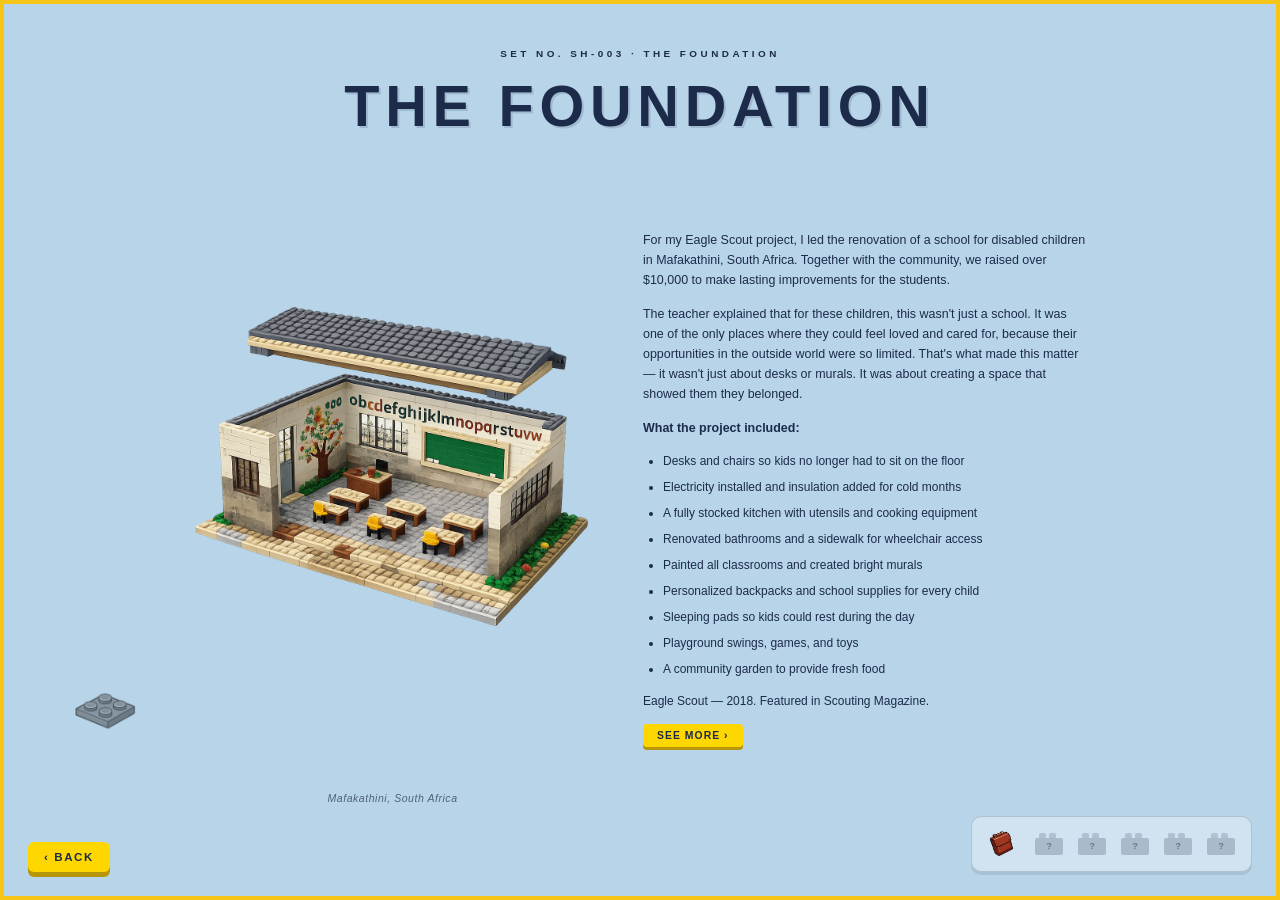
<file: foundation.html>
<!DOCTYPE html>
<html lang="en">
<head>
  <!-- Google tag (gtag.js) -->
  <script async src="https://www.googletagmanager.com/gtag/js?id=G-N320VKJK11"></script>
  <script>
    window.dataLayer = window.dataLayer || [];
    function gtag(){dataLayer.push(arguments);}
    gtag('js', new Date());
    gtag('config', 'G-N320VKJK11');
  </script>
  <meta charset="UTF-8">
  <meta name="viewport" content="width=device-width, initial-scale=1.0">
  <title>Stephen Henley — The Foundation</title>
  <style>
    *, *::before, *::after { margin: 0; padding: 0; box-sizing: border-box; }

    body {
      background: #B8D4E8;
      min-height: 100vh;
      display: flex;
      flex-direction: column;
      align-items: center;
      font-family: 'Arial Black', Arial, sans-serif;
      overflow-y: auto;
      position: relative;
      padding: 48px 24px 80px;
    }

    .page-container {
      display: flex;
      flex-direction: column;
      align-items: center;
      gap: 36px;
      width: 100%;
      max-width: 900px;
      z-index: 1;
    }

    /* Matches .set-label from index.html */
    .set-label {
      font-family: Arial, sans-serif;
      font-size: 0.62rem;
      font-weight: 700;
      color: #1C2B4A;
      letter-spacing: 0.35em;
      text-transform: uppercase;
      margin-bottom: -20px;
    }

    /* Matches h1 from index.html */
    h1 {
      color: #1C2B4A;
      font-size: clamp(2rem, 5.5vw, 3.6rem);
      font-weight: 900;
      text-transform: uppercase;
      letter-spacing: 0.1em;
      text-shadow: 2px 2px 0 rgba(28,43,74,0.15);
      text-align: center;
      line-height: 1.1;
    }

    /* ── Side-by-side layout ─────────────────────────────── */

    .content-row {
      display: flex;
      flex-direction: row;
      gap: 48px;
      width: 100%;
      align-items: center;
    }

    /* Left column — image + caption (~45%) */
    .photo-col {
      flex: 0 0 45%;
      display: flex;
      flex-direction: column;
      align-items: center;
      gap: 10px;
      background: none;
      background-color: transparent;
      border: none;
      box-shadow: none;
      padding: 0;
      border-radius: 0;
    }

    .foundation-img {
      width: 100%;
      height: auto;
      display: block;
      background: transparent;
      mix-blend-mode: multiply;
    }

    .photo-caption {
      font-family: Arial, sans-serif;
      font-size: 0.66rem;
      font-style: italic;
      color: #1C2B4A;
      opacity: 0.68;
      letter-spacing: 0.05em;
    }

    /* Right column — all text (~55%) */
    .right-col {
      flex: 1;
      display: flex;
      flex-direction: column;
      gap: 14px;
    }

    /* Opening paragraph — plain body text */
    .opening-para {
      font-family: Arial, sans-serif;
      font-size: 0.78rem;
      font-weight: 400;
      color: #1C2B4A;
      line-height: 1.6;
    }

    /* "What the project did:" label */
    .what-label {
      font-family: Arial, sans-serif;
      font-size: 0.78rem;
      font-weight: 700;
      color: #1C2B4A;
      line-height: 1.5;
    }

    /* Clean bullet list — no borders, no boxes */
    .bullet-list {
      list-style: disc;
      padding-left: 20px;
      display: flex;
      flex-direction: column;
      gap: 0;
    }

    .bullet-list li {
      font-family: Arial, sans-serif;
      font-size: 0.75rem;
      font-weight: 400;
      color: #1C2B4A;
      line-height: 1.5;
      margin-bottom: 8px;
    }

    .bullet-list li:last-child { margin-bottom: 0; }

    /* Closing plain text line */
    .closing-line {
      font-family: Arial, sans-serif;
      font-size: 0.75rem;
      font-weight: 400;
      color: #1C2B4A;
      line-height: 1.5;
    }

    /* SEE MORE button — matches page2a.html exactly */
    .see-more-btn {
      background: #FFD700;
      color: #1C2B4A;
      border: none;
      padding: 6px 14px;
      font-family: 'Arial Black', Arial, sans-serif;
      font-size: 0.65rem;
      font-weight: 900;
      text-transform: uppercase;
      letter-spacing: 0.1em;
      cursor: pointer;
      border-radius: 4px;
      box-shadow: 0 3px 0 #b8960a;
      transition: transform 0.08s ease, box-shadow 0.08s ease;
      white-space: nowrap;
      align-self: flex-start;
    }

    .see-more-btn:hover {
      transform: translateY(2px);
      box-shadow: 0 1px 0 #b8960a;
    }

    .see-more-btn:active {
      transform: translateY(3px);
      box-shadow: 0 0 0 #b8960a;
    }

    /* ── Modals ─────────────────────────────────────────── */

    .modal-overlay {
      display: none;
      position: fixed;
      inset: 0;
      background: rgba(28, 43, 74, 0.6);
      z-index: 100;
      align-items: center;
      justify-content: center;
      padding: 24px;
    }

    .modal-overlay.open {
      display: flex;
    }

    .modal {
      background: #B8D4E8;
      border: 3px solid #FFD700;
      border-radius: 12px;
      padding: 28px 28px 24px;
      max-width: 560px;
      width: 100%;
      position: relative;
      box-shadow: 0 10px 0 rgba(28,43,74,0.3), 0 18px 48px rgba(28,43,74,0.35);
      max-height: calc(100vh - 80px);
      overflow-y: auto;
    }

    .modal-close {
      position: absolute;
      top: 12px;
      right: 14px;
      background: none;
      border: none;
      cursor: pointer;
      font-family: 'Arial Black', Arial, sans-serif;
      font-size: 1rem;
      font-weight: 900;
      color: #1C2B4A;
      opacity: 0.5;
      padding: 4px 6px;
      transition: opacity 0.15s ease;
      line-height: 1;
    }

    .modal-close:hover { opacity: 1; }

    .modal-label {
      font-family: Arial, sans-serif;
      font-size: 0.54rem;
      font-weight: 700;
      color: #1C2B4A;
      letter-spacing: 0.35em;
      text-transform: uppercase;
      margin-bottom: 4px;
      opacity: 0.7;
    }

    .modal-heading {
      font-family: 'Arial Black', Arial, sans-serif;
      font-size: 1rem;
      font-weight: 900;
      color: #1C2B4A;
      text-transform: uppercase;
      letter-spacing: 0.08em;
      padding-bottom: 12px;
      border-bottom: 2.5px solid #1C2B4A;
      margin-bottom: 16px;
    }

    .modal-body p {
      font-family: Arial, sans-serif;
      font-size: 0.76rem;
      color: #1C2B4A;
      line-height: 1.7;
      margin-bottom: 10px;
    }

    .modal-body p:last-child { margin-bottom: 0; }

    /* Link buttons inside modal */
    .modal-link-row {
      display: flex;
      flex-direction: row;
      gap: 10px;
      flex-wrap: wrap;
      margin-top: 18px;
      padding-top: 16px;
      border-top: 2px solid rgba(28,43,74,0.18);
    }

    .modal-link-btn {
      background: #FFD700;
      color: #1C2B4A;
      border: none;
      padding: 6px 14px;
      font-family: 'Arial Black', Arial, sans-serif;
      font-size: 0.65rem;
      font-weight: 900;
      text-transform: uppercase;
      letter-spacing: 0.1em;
      text-decoration: none;
      cursor: pointer;
      border-radius: 4px;
      box-shadow: 0 3px 0 #b8960a;
      transition: transform 0.08s ease, box-shadow 0.08s ease;
      display: inline-block;
      white-space: nowrap;
    }

    .modal-link-btn:hover {
      transform: translateY(2px);
      box-shadow: 0 1px 0 #b8960a;
    }

    .modal-link-btn:active {
      transform: translateY(3px);
      box-shadow: 0 0 0 #b8960a;
    }

    /* ── Back button ─────────────────────────────────────── */
    .back-btn {
      position: fixed;
      bottom: 28px;
      left: 28px;
      background: #FFD700;
      color: #1C2B4A;
      font-family: 'Arial Black', Arial, sans-serif;
      font-size: 0.72rem;
      font-weight: 900;
      text-transform: uppercase;
      letter-spacing: 0.14em;
      text-decoration: none;
      padding: 9px 16px;
      border-radius: 6px;
      box-shadow: 0 5px 0 #b8960a;
      transition: transform 0.08s ease, box-shadow 0.08s ease;
      display: inline-block;
      z-index: 20;
    }
    .back-btn:hover  { transform: translateY(2px); box-shadow: 0 2px 0 #b8960a; }
    .back-btn:active { transform: translateY(3px); box-shadow: 0 0 0 #b8960a; }

    /* ── Page flip animation ─────────────────────────────── */
    body.flip-in-forward  { animation: flip-in-forward  0.35s ease-out both; }
    body.flip-in-back     { animation: flip-in-back     0.35s ease-out both; }
    body.flip-out-forward { animation: flip-out-forward 0.28s ease-in  both; }
    body.flip-out-back    { animation: flip-out-back    0.28s ease-in  both; }

    @keyframes flip-in-forward {
      from { opacity: 0; transform: perspective(1400px) rotateY(18deg)  translateX(40px);  }
      to   { opacity: 1; transform: perspective(1400px) rotateY(0deg)   translateX(0);     }
    }
    @keyframes flip-in-back {
      from { opacity: 0; transform: perspective(1400px) rotateY(-18deg) translateX(-40px); }
      to   { opacity: 1; transform: perspective(1400px) rotateY(0deg)   translateX(0);     }
    }
    @keyframes flip-out-forward {
      from { opacity: 1; transform: perspective(1400px) rotateY(0deg)   translateX(0);     }
      to   { opacity: 0; transform: perspective(1400px) rotateY(-18deg) translateX(-40px); }
    }
    @keyframes flip-out-back {
      from { opacity: 1; transform: perspective(1400px) rotateY(0deg)  translateX(0);   }
      to   { opacity: 0; transform: perspective(1400px) rotateY(18deg) translateX(40px); }
    }

    /* ── Bottom bar: inventory + next ───────────────────── */

    .bottom-bar {
      position: fixed;
      bottom: 28px;
      right: 28px;
      display: flex;
      align-items: center;
      gap: 10px;
      z-index: 20;
    }

    .inventory-bar {
      display: flex;
      align-items: center;
      gap: 7px;
      background: rgba(255,255,255,0.35);
      border: 1.5px solid rgba(28,43,74,0.18);
      border-radius: 10px;
      padding: 8px 12px 8px 10px;
      box-shadow: 0 3px 0 rgba(28,43,74,0.10);
    }

    .inventory-satchel {
      height: 38px;
      width: auto;
      display: block;
      flex-shrink: 0;
      margin-right: 4px;
    }


    .next-btn {
      background: #FFD700;
      color: #1C2B4A;
      font-family: 'Arial Black', Arial, sans-serif;
      font-size: 0.72rem;
      font-weight: 900;
      text-transform: uppercase;
      letter-spacing: 0.14em;
      text-decoration: none;
      padding: 9px 16px;
      border-radius: 6px;
      box-shadow: 0 5px 0 #b8960a;
      transition: transform 0.08s ease, box-shadow 0.08s ease;
      flex-shrink: 0;
      display: inline-block;
    }

    .next-btn:hover {
      transform: translateY(2px);
      box-shadow: 0 2px 0 #b8960a;
    }

    .next-btn:active {
      transform: translateY(3px);
      box-shadow: 0 0 0 #b8960a;
    }

    /* Hidden brick #5 — tucked near photo caption area */
    #brick-5 {
      position: fixed;
      bottom: 100px;
      left: 20px;
      width: 170px;
      height: 170px;
      cursor: pointer;
      z-index: 100;
      background: transparent;
    }

    #brick-5 img {
      width: 170px;
      height: 170px;
      object-fit: contain;
      opacity: 0.6;
      transition: opacity 0.2s ease;
    }

    #brick-5.glow img {
      animation: brickGlowImg 0.7s ease forwards;
    }

    @keyframes brickGlowImg {
      0%   { filter: drop-shadow(0 0 0px rgba(255,215,0,0)); }
      40%  { filter: drop-shadow(0 0 10px rgba(255,215,0,0.9)); }
      100% { filter: drop-shadow(0 0 0px rgba(255,215,0,0)); }
    }

    /* ── Inv slots ───────────────────────────────────────── */
    .inv-slot {
      width: 36px;
      height: 32px;
      display: flex;
      align-items: center;
      justify-content: center;
      flex-shrink: 0;
      position: relative;
    }

    .brick-unknown {
      width: 28px;
      height: 17px;
      background: rgba(28,43,74,0.22);
      border-radius: 2px;
      display: flex;
      align-items: center;
      justify-content: center;
      position: relative;
      margin-top: 5px;
    }

    .brick-unknown::before {
      content: '';
      position: absolute;
      width: 7px;
      height: 5px;
      background: rgba(28,43,74,0.18);
      border-radius: 2px 2px 0 0;
      top: -5px;
      left: 4px;
      box-shadow: 10px 0 0 rgba(28,43,74,0.18);
    }

    .brick-unknown span {
      font-family: 'Arial Black', Arial, sans-serif;
      font-size: 0.58rem;
      font-weight: 900;
      color: rgba(28,43,74,0.45);
      line-height: 1;
      margin-top: 1px;
    }

    .brick-found-img {
      height: 38px;
      width: auto;
      object-fit: contain;
      display: none;
    }

    .inv-slot.found .brick-unknown {
      display: none;
    }

    .inv-slot.found .brick-found-img {
      display: block;
    }

    @media (max-width: 640px) {
      .bottom-bar {
        bottom: 12px;
        right: 12px;
        gap: 6px;
      }

      .inventory-bar {
        padding: 5px 8px 5px 7px;
        gap: 4px;
      }

      .inventory-satchel {
        height: 28px;
      }

      .inv-slot {
        width: 26px;
        height: 26px;
      }

      .brick-unknown {
        width: 20px;
        height: 12px;
        margin-top: 4px;
      }

      .brick-unknown::before {
        width: 5px;
        height: 4px;
        top: -4px;
        left: 3px;
        box-shadow: 7px 0 0 rgba(28,43,74,0.18);
      }

      .brick-unknown span {
        font-size: 0.48rem;
      }

      .brick-found-img {
        height: 22px;
      }

      .back-btn {
        bottom: 12px;
        left: 12px;
        font-size: 0.62rem;
        padding: 7px 12px;
      }
    }

    @media (max-width: 640px) {
      body {
        padding: 32px 16px 120px;
      }

      h1 {
        font-size: clamp(1.4rem, 7vw, 2rem);
      }

      .content-row {
        flex-direction: column;
        gap: 28px;
      }

      .photo-col {
        flex: none;
        width: 100%;
      }

      .right-col {
        flex: none;
        width: 100%;
      }

      #brick-5 {
        bottom: 120px;
        left: 16px;
        width: 120px;
        height: 120px;
      }

      #brick-5 img {
        width: 120px;
        height: 120px;
      }

      /* Full-screen modals on mobile */
      .modal-overlay {
        padding: 0;
        align-items: flex-start;
        overflow-y: auto;
        -webkit-overflow-scrolling: touch;
        overscroll-behavior: contain;
      }

      .modal {
        width: 100%;
        max-width: 100%;
        min-height: 100%;
        max-height: none;
        border-radius: 0;
        border-left: none;
        border-right: none;
        overflow-y: visible;
      }

      .modal-close {
        font-size: 1.4rem;
        top: 14px;
        right: 16px;
        opacity: 0.7;
      }
    }
  </style>
</head>
<body>

  <!-- Viewport border frame — 4 fixed edges -->
  <div style="position:fixed;top:0;left:0;right:0;height:4px;background:#f5c518;z-index:9999;pointer-events:none;"></div>
  <div style="position:fixed;bottom:0;left:0;right:0;height:4px;background:#f5c518;z-index:9999;pointer-events:none;"></div>
  <div style="position:fixed;top:0;left:0;bottom:0;width:4px;background:#f5c518;z-index:9999;pointer-events:none;"></div>
  <div style="position:fixed;top:0;right:0;bottom:0;width:4px;background:#f5c518;z-index:9999;pointer-events:none;"></div>

  <div class="page-container">

    <p class="set-label">SET NO. SH-003 &middot; THE FOUNDATION</p>

    <h1>THE FOUNDATION</h1>

    <!-- Side-by-side: image left, content right -->
    <div class="content-row">

      <!-- Left: photo -->
      <div class="photo-col">
        <img
          src="assets/lego/foundation-school.PNG"
          alt="Mafakathini school, South Africa"
          class="foundation-img"
        >
        <span class="photo-caption">Mafakathini, South Africa</span>
      </div>

      <!-- Right: text content -->
      <div class="right-col">
        <p class="opening-para">For my Eagle Scout project, I led the renovation of a school for disabled children in Mafakathini, South Africa. Together with the community, we raised over $10,000 to make lasting improvements for the students.</p>

        <p class="opening-para">The teacher explained that for these children, this wasn't just a school. It was one of the only places where they could feel loved and cared for, because their opportunities in the outside world were so limited. That's what made this matter &mdash; it wasn't just about desks or murals. It was about creating a space that showed them they belonged.</p>

        <p class="what-label">What the project included:</p>

        <ul class="bullet-list">
          <li>Desks and chairs so kids no longer had to sit on the floor</li>
          <li>Electricity installed and insulation added for cold months</li>
          <li>A fully stocked kitchen with utensils and cooking equipment</li>
          <li>Renovated bathrooms and a sidewalk for wheelchair access</li>
          <li>Painted all classrooms and created bright murals</li>
          <li>Personalized backpacks and school supplies for every child</li>
          <li>Sleeping pads so kids could rest during the day</li>
          <li>Playground swings, games, and toys</li>
          <li>A community garden to provide fresh food</li>
        </ul>

        <p class="closing-line">Eagle Scout &mdash; 2018. Featured in Scouting Magazine.</p>

        <button class="see-more-btn" data-open="overlay-foundation">See More &rsaquo;</button>
      </div>

    </div>

  </div>

  <!-- ── Modal: The Foundation ─────────────────────────── -->
  <div class="modal-overlay" id="overlay-foundation">
    <div class="modal" id="modal-foundation">
      <button class="modal-close" data-close="overlay-foundation" aria-label="Close">&times;</button>
      <p class="modal-label">Project &middot; Build Log</p>
      <h2 class="modal-heading">The Full Story</h2>
      <div class="modal-body">
        <p>Funding came first. I spoke at a local church and organized a community spaghetti dinner to get the project off the ground. A local scouting organization donated 20 desks and chairs. A teacher packed 20 backpacks full of supplies. Conversations with community members and local officials helped spread the word. The project raised money in pieces &mdash; sometimes putting out calls for the last few hundred dollars while the team was already on the ground working.</p>
        <p>The build ran eight days. Day one was cleaning &mdash; washing walls, pulling broken windows, fixing the water line, hauling in mulch. Each day added a layer. Electrical work. Stone pathways. Ceiling tiles and insulation. Alphabet murals painted by hand. A swing set assembled. Kitchen cupboards installed.</p>
        <div class="modal-link-row">
          <a href="https://blog.scoutingmagazine.org/2018/08/28/this-scout-wanted-to-help-his-home-away-from-home-in-south-africa/" target="_blank" rel="noopener" class="modal-link-btn">Read the Article</a>
          <a href="https://www.facebook.com/StephenHenleyProjects" target="_blank" rel="noopener" class="modal-link-btn">See the Facebook Page</a>
        </div>
      </div>
    </div>
  </div>

  <!-- Back button -->
  <a href="page2b.html" class="back-btn">&lsaquo; Back</a>

  <!-- Bottom bar: inventory + next -->
  <div class="bottom-bar">
    <div class="inventory-bar">
      <img src="assets/lego/satchel.png" class="inventory-satchel" alt="Inventory">
      <div class="inv-slot" data-brick="brick-1"><div class="brick-unknown"><span>?</span></div><img class="brick-found-img" src="assets/scavenger/sidefins.png" alt="Side fins"></div>
      <div class="inv-slot" data-brick="brick-2"><div class="brick-unknown"><span>?</span></div><img class="brick-found-img" src="assets/scavenger/nose-cone.png" alt="Nose cone"></div>
      <div class="inv-slot" data-brick="brick-3"><div class="brick-unknown"><span>?</span></div><img class="brick-found-img" src="assets/scavenger/Rocket-body.png" alt="Rocket body"></div>
      <div class="inv-slot" data-brick="brick-4"><div class="brick-unknown"><span>?</span></div><img class="brick-found-img" src="assets/scavenger/flame.png" alt="Flame"></div>
      <div class="inv-slot" data-brick="brick-5"><div class="brick-unknown"><span>?</span></div><img class="brick-found-img" src="assets/scavenger/flatbase.png" alt="Base"></div>
    </div>
  </div>

  <!-- Hidden brick #5 — flatbase, near photo column left edge -->
  <div id="brick-5" title="You found something..."><img src="assets/scavenger/flatbase.png" alt="Base"></div>

  <!-- Completion overlay -->
  <div id="hunt-complete-overlay" style="display:none;position:fixed;inset:0;background:rgba(28,43,74,0.85);z-index:9000;align-items:center;justify-content:center;flex-direction:column;">
    <div id="hunt-rocket-stage" style="position:relative;width:160px;height:300px;display:flex;align-items:center;justify-content:center;"></div>
    <p id="hunt-message" style="display:none;font-family:'Arial Black',Arial,sans-serif;font-size:1.4rem;font-weight:900;color:#f5c518;letter-spacing:0.1em;text-transform:uppercase;margin-top:24px;text-align:center;"></p>
    <button id="hunt-close" style="display:none;margin-top:16px;background:#f5c518;color:#1C2B4A;border:none;padding:8px 20px;font-family:'Arial Black',Arial,sans-serif;font-size:0.7rem;font-weight:900;text-transform:uppercase;letter-spacing:0.1em;border-radius:4px;box-shadow:0 3px 0 #b8960a;cursor:pointer;">Play Again</button>
  </div>

  <script>
    // ── Page flip navigation ───────────────────────────────
    (function () {
      var dir = sessionStorage.getItem('flip-dir') || 'forward';
      sessionStorage.removeItem('flip-dir');
      document.body.classList.add(dir === 'back' ? 'flip-in-back' : 'flip-in-forward');
    })();

    function flipNavigate(href, direction) {
      if (document.body.classList.contains('flip-out-forward') ||
          document.body.classList.contains('flip-out-back')) return;
      sessionStorage.setItem('flip-dir', direction);
      document.body.classList.add(direction === 'back' ? 'flip-out-back' : 'flip-out-forward');
      setTimeout(function () { window.location.href = href; }, 280);
    }

    document.querySelectorAll('.next-btn').forEach(function (btn) {
      btn.addEventListener('click', function (e) { e.preventDefault(); flipNavigate(this.getAttribute('href'), 'forward'); });
    });
    document.querySelectorAll('.back-btn').forEach(function (btn) {
      btn.addEventListener('click', function (e) { e.preventDefault(); flipNavigate(this.getAttribute('href'), 'back'); });
    });

    // ── Scavenger hunt state ───────────────────────────────
    function getBricksFound() {
      try { return JSON.parse(sessionStorage.getItem('bricks-found') || '[]'); } catch(e) { return []; }
    }
    function markBrickFound(id) {
      var found = getBricksFound();
      if (found.indexOf(id) === -1) found.push(id);
      sessionStorage.setItem('bricks-found', JSON.stringify(found));
      updateSidebarSlots();
      if (found.length === 5) triggerCompletionAnimation();
    }
    function updateSidebarSlots() {
      var found = getBricksFound();
      document.querySelectorAll('.inv-slot').forEach(function(slot) {
        if (found.indexOf(slot.dataset.brick) !== -1) {
          slot.classList.add('found');
        }
      });
    }
    updateSidebarSlots();

    // Hide already-found bricks on load
    (function() {
      var found = getBricksFound();
      ['brick-1','brick-2','brick-3','brick-4','brick-5'].forEach(function(id) {
        if (found.indexOf(id) !== -1) {
          var el = document.getElementById(id);
          if (el) el.style.display = 'none';
        }
      });
    })();

    // ── Completion animation ───────────────────────────────
    function triggerCompletionAnimation() {
      var overlay = document.getElementById('hunt-complete-overlay');
      if (!overlay) return;
      window.scrollTo(0, 0);
      document.documentElement.style.overflow = 'hidden';
      overlay.style.display = 'flex';
      overlay.style.opacity = '0';
      overlay.style.background = 'rgba(28,43,74,0.92)';
      overlay.style.transition = 'opacity 0.5s ease';
      setTimeout(function() { overlay.style.opacity = '1'; }, 50);

      // Phase 2: fly brick images from inventory slots to center
      var centerX = window.innerWidth / 2;
      var centerY = window.innerHeight / 2;
      var flyers = [];

      document.querySelectorAll('.inv-slot').forEach(function(slot, i) {
        var img = slot.querySelector('.brick-found-img');
        if (!img) return;
        var rect = slot.getBoundingClientRect();
        var flyer = document.createElement('img');
        flyer.src = img.src;
        flyer.style.cssText = 'position:fixed;width:24px;height:24px;object-fit:contain;' +
          'left:' + (rect.left + rect.width/2 - 12) + 'px;' +
          'top:' + (rect.top + rect.height/2 - 12) + 'px;' +
          'z-index:9200;pointer-events:none;transition:none;opacity:1;';
        document.body.appendChild(flyer);
        flyers.push(flyer);

        setTimeout(function() {
          flyer.style.transition = 'left 0.75s cubic-bezier(0.4,0,0.2,1),top 0.75s cubic-bezier(0.4,0,0.2,1),width 0.75s cubic-bezier(0.34,1.2,0.64,1),height 0.75s cubic-bezier(0.34,1.2,0.64,1)';
          flyer.style.left   = (centerX - 35) + 'px';
          flyer.style.top    = (centerY - 35) + 'px';
          flyer.style.width  = '70px';
          flyer.style.height = '70px';
        }, 120 + i * 100);
      });

      // Phase 3: pieces converged — show assembled rocket
      setTimeout(function() {
        flyers.forEach(function(f) {
          f.style.transition = 'opacity 0.2s ease';
          f.style.opacity = '0';
          setTimeout(function() { if (f.parentNode) f.parentNode.removeChild(f); }, 250);
        });

        var stage = document.getElementById('hunt-rocket-stage');
        stage.style.cssText = 'position:fixed;left:50%;top:50%;transform:translate(-50%,-55%);display:flex;flex-direction:column;align-items:center;z-index:9100;';
        stage.innerHTML =
          '<img id="hunt-rocket-img" src="assets/scavenger/Rocket-assembled-no-base.png" style="width:0;height:auto;opacity:0;transition:width 0.5s cubic-bezier(0.34,1.4,0.64,1),opacity 0.3s ease;">' +
          '<img id="hunt-base-img" src="assets/scavenger/flatbase.png" style="width:0;height:auto;opacity:0;margin-top:-6px;transition:width 0.5s cubic-bezier(0.34,1.4,0.64,1),opacity 0.3s ease;">';

        // Scale rocket in
        setTimeout(function() {
          var rocketImg = document.getElementById('hunt-rocket-img');
          var baseImg   = document.getElementById('hunt-base-img');
          if (rocketImg) { rocketImg.style.width = '190px'; rocketImg.style.opacity = '1'; }
          if (baseImg)   { baseImg.style.width   = '140px'; baseImg.style.opacity   = '1'; }

          // Phase 4: launch rocket up
          setTimeout(function() {
            var rocketImg2 = document.getElementById('hunt-rocket-img');
            var baseImg2   = document.getElementById('hunt-base-img');
            if (rocketImg2) {
              rocketImg2.style.transition = 'transform 1.5s cubic-bezier(0.4,0,0.8,1),opacity 0.4s ease 1.2s';
              rocketImg2.style.transform  = 'translateY(-' + (window.innerHeight + 300) + 'px)';
              rocketImg2.style.opacity    = '0';
            }
            if (baseImg2) {
              setTimeout(function() {
                baseImg2.style.transition = 'opacity 0.5s ease';
                baseImg2.style.opacity = '0';
              }, 300);
            }

            // Phase 5: space scene (desktop only)
            setTimeout(function() {
              if (window.innerWidth <= 640) {
                document.documentElement.style.overflow = '';
                overlay.style.transition = 'opacity 0.6s ease';
                overlay.style.opacity = '0';
                setTimeout(function() {
                  overlay.style.display = 'none';
                  overlay.style.opacity = '';
                  overlay.style.transition = '';
                }, 650);
              } else {
                showSpaceScene(overlay);
              }
            }, 1700);
          }, 900);
        }, 50);
      }, 1600);

      // Attach close button handler once
      var closeBtn = document.getElementById('hunt-close');
      if (closeBtn && !closeBtn._huntListener) {
        closeBtn._huntListener = true;
        closeBtn.addEventListener('click', function() {
          overlay.style.transition = 'opacity 0.5s ease';
          overlay.style.opacity = '0';
          setTimeout(function() {
            overlay.style.display = 'none';
            overlay.style.background = '';
            overlay.style.transition = '';
            var msg = document.getElementById('hunt-message');
            if (msg) { msg.style.display = 'none'; msg.textContent = ''; }
            closeBtn.style.display = 'none';
            var stage2 = document.getElementById('hunt-rocket-stage');
            if (stage2) { stage2.innerHTML = ''; stage2.style.cssText = 'position:relative;width:160px;height:300px;display:flex;align-items:center;justify-content:center;'; }
            sessionStorage.removeItem('bricks-found');
            document.querySelectorAll('.inv-slot').forEach(function(s) {
              s.classList.remove('found');
            });
            ['brick-1','brick-2','brick-3','brick-4','brick-5'].forEach(function(id) {
              var el = document.getElementById(id);
              if (el) { el.style.opacity = ''; el.style.display = ''; }
            });
            if (typeof brick5Landed !== 'undefined') brick5Landed = false;
          }, 500);
        });
      }
    }

    function showSpaceScene(overlay) {
      if (window.innerWidth <= 640) return;
      var stage = document.getElementById('hunt-rocket-stage');
      if (stage) stage.innerHTML = '';

      // Transition background to black
      overlay.style.transition = 'background 0.8s ease';
      overlay.style.background = '#000';
      overlay.style.overflow = 'hidden';

      // Canvas star field — inside overlay as position:absolute
      var canvas = document.createElement('canvas');
      canvas.style.cssText = 'position:absolute;top:0;left:0;pointer-events:none;';
      canvas.width  = window.innerWidth;
      canvas.height = window.innerHeight;
      overlay.appendChild(canvas);

      var ctx2 = canvas.getContext('2d');
      var stars = [];
      for (var i = 0; i < 150; i++) {
        stars.push({
          x: Math.random() * canvas.width,
          y: Math.random() * canvas.height,
          r: Math.random() * 1.4 + 0.3,
          speed: Math.random() * 1.8 + 0.5
        });
      }

      var animId;
      function drawStars() {
        ctx2.clearRect(0, 0, canvas.width, canvas.height);
        ctx2.fillStyle = '#ffffff';
        stars.forEach(function(s) {
          s.y += s.speed;
          if (s.y > canvas.height + 4) { s.y = -4; s.x = Math.random() * canvas.width; }
          ctx2.beginPath();
          ctx2.arc(s.x, s.y, s.r, 0, Math.PI * 2);
          ctx2.fill();
        });
        animId = requestAnimationFrame(drawStars);
      }
      drawStars();

      // Rocket inside overlay as position:absolute
      var spaceRocket = document.createElement('img');
      spaceRocket.src = 'assets/scavenger/Rocket-assembled-no-base.png';
      spaceRocket.style.cssText = 'position:absolute;left:50%;width:90px;height:auto;pointer-events:none;';
      if (window.innerWidth <= 640) {
        // Mobile: instantly centered
        spaceRocket.style.top = '50%';
        spaceRocket.style.transform = 'translate(-50%, -50%)';
        overlay.appendChild(spaceRocket);
      } else {
        // Desktop: rises from below
        spaceRocket.style.top = 'calc(100% + 160px)';
        spaceRocket.style.transform = 'translateX(-50%)';
        overlay.appendChild(spaceRocket);
        spaceRocket.getBoundingClientRect(); // force paint at start position
        spaceRocket.style.transition = 'top 1.4s cubic-bezier(0.25,0.46,0.45,0.94)';
        spaceRocket.style.top = 'calc(50% - 60px)';
      }

      // After 6.5 seconds: fade back to page, then show play-again
      setTimeout(function() {
        cancelAnimationFrame(animId);
        overlay.style.transition = 'opacity 0.8s ease';
        overlay.style.opacity = '0';

        setTimeout(function() {
          if (canvas.parentNode) canvas.parentNode.removeChild(canvas);
          if (spaceRocket.parentNode) spaceRocket.parentNode.removeChild(spaceRocket);
          overlay.style.overflow = '';
          overlay.style.opacity = '';
          overlay.style.background = 'rgba(28,43,74,0.92)';
          overlay.style.transition = 'opacity 0.5s ease';
          overlay.style.opacity = '0';

          document.documentElement.style.overflow = '';
          var msg = document.getElementById('hunt-message');
          var closeBtn2 = document.getElementById('hunt-close');
          if (msg) { msg.textContent = 'You found them all.'; msg.style.display = 'block'; }
          if (closeBtn2) closeBtn2.style.display = 'inline-block';

          setTimeout(function() { overlay.style.opacity = '1'; }, 30);
        }, 850);
      }, 6500);
    }

    // ── Satchel hint text ──────────────────────────────────
    var satchelEl = document.querySelector('.inventory-satchel');
    if (satchelEl) {
      satchelEl.style.cursor = 'pointer';
      satchelEl.addEventListener('click', function() {
        if (localStorage.getItem('satchel-opened')) return;
        localStorage.setItem('satchel-opened', '1');
        var hint = document.createElement('div');
        hint.textContent = 'The hunt begins.';
        hint.style.cssText = 'position:fixed;bottom:80px;right:120px;font-family:Arial,sans-serif;font-size:0.72rem;font-style:italic;color:#1C2B4A;background:rgba(184,212,232,0.95);padding:6px 12px;border-radius:4px;border:1px solid rgba(28,43,74,0.2);opacity:0;transition:opacity 0.3s ease;z-index:9999;pointer-events:none;';
        document.body.appendChild(hint);
        setTimeout(function() { hint.style.opacity = '1'; }, 50);
        setTimeout(function() { hint.style.opacity = '0'; setTimeout(function() { hint.remove(); }, 400); }, 2200);
      });
    }

    document.getElementById('brick-5').addEventListener('click', function () {
      var self = this;
      self.classList.remove('glow');
      void self.offsetWidth;
      self.classList.add('glow');
      markBrickFound('brick-5');
      setTimeout(function() { self.style.display = 'none'; }, 800);
    });

    // Scroll lock — scroll to top so fixed overlay aligns with visual viewport
    function _lockModal() {
      window.scrollTo(0, 0);
    }
    function _unlockModal() {}

    // Modal open
    document.querySelectorAll('[data-open]').forEach(function (btn) {
      btn.addEventListener('click', function () {
        document.getElementById(btn.dataset.open).classList.add('open');
        _lockModal();
      });
    });

    // Modal close: X buttons and overlay click
    document.querySelectorAll('[data-close]').forEach(function (btn) {
      btn.addEventListener('click', function () {
        document.getElementById(btn.dataset.close).classList.remove('open');
        _unlockModal();
      });
    });

    document.querySelectorAll('.modal-overlay').forEach(function (overlay) {
      overlay.addEventListener('click', function (e) {
        if (e.target === overlay) { overlay.classList.remove('open'); _unlockModal(); }
      });
    });
  </script>

</body>
</html>
</file>
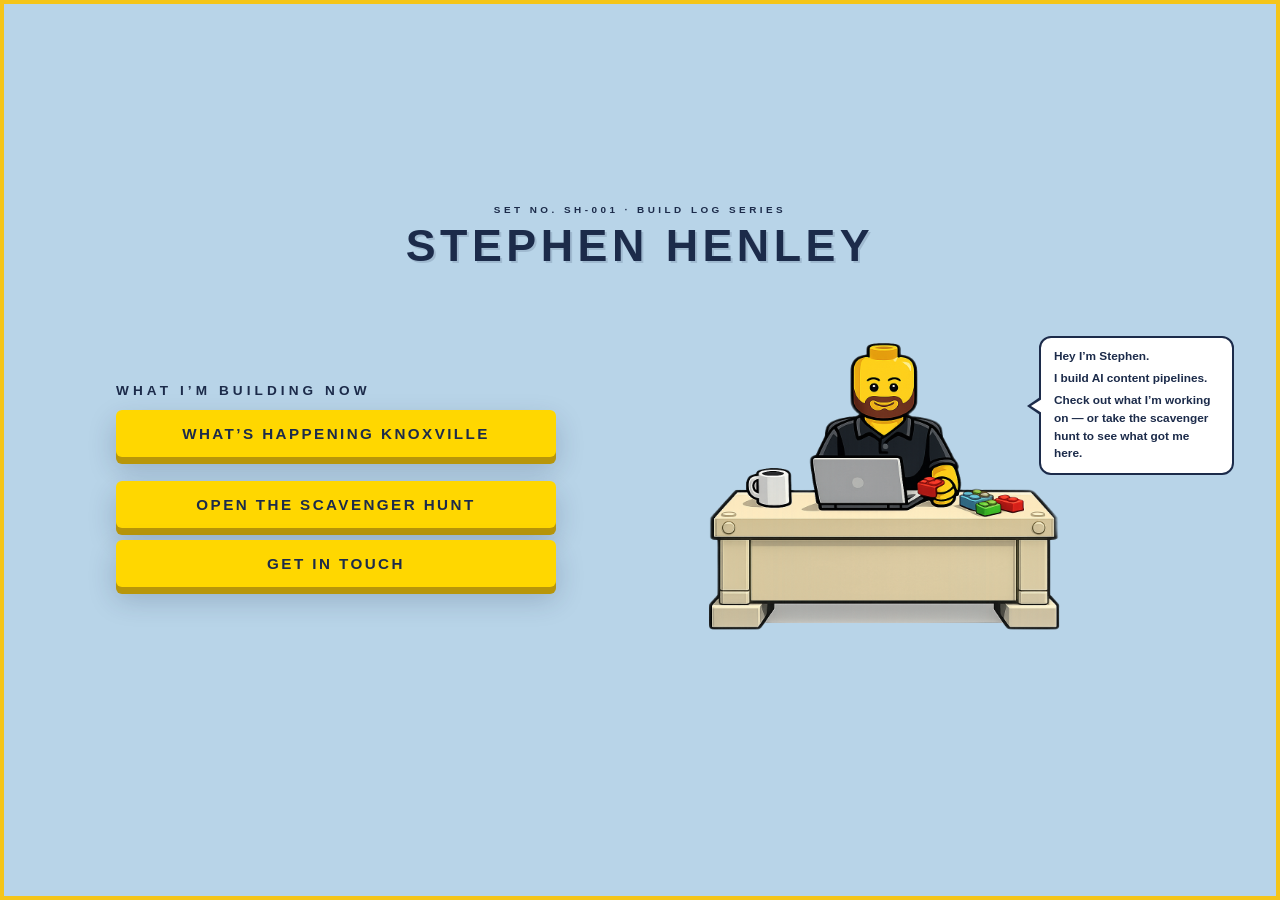
<file: legacy-home.html>
<!DOCTYPE html>
<html lang="en">
<head>
  <!-- Google tag (gtag.js) -->
  <script async src="https://www.googletagmanager.com/gtag/js?id=G-N320VKJK11"></script>
  <script>
    window.dataLayer = window.dataLayer || [];
    function gtag(){dataLayer.push(arguments);}
    gtag('js', new Date());
    gtag('config', 'G-N320VKJK11');
  </script>
  <meta charset="UTF-8">
  <meta name="viewport" content="width=device-width, initial-scale=1.0">
  <title>Stephen Henley</title>
  <style>
    *, *::before, *::after { margin: 0; padding: 0; box-sizing: border-box; }

    body {
      background: #B8D4E8;
      min-height: 100vh;
      display: flex;
      flex-direction: column;
      align-items: center;
      justify-content: center;
      font-family: 'Arial Black', Arial, sans-serif;
      overflow: hidden;
      position: relative;
    }


    .container {
      display: flex;
      flex-direction: row;
      align-items: center;
      gap: 48px;
      z-index: 1;
      padding: 24px;
      width: 100%;
      max-width: 1100px;
      justify-content: center;
    }

    .left-col {
      display: flex;
      flex-direction: column;
      gap: 24px;
      flex: 1;
      max-width: 440px;
    }

    /* Centered page header above the two-column layout */
    .page-header {
      text-align: center;
      width: 100%;
      padding: 0 24px;
      margin-bottom: 4px;
    }

    /* Set number line above heading */
    .set-label {
      font-family: Arial, sans-serif;
      font-size: 0.62rem;
      font-weight: 700;
      color: #1C2B4A;
      letter-spacing: 0.35em;
      text-transform: uppercase;
      margin-bottom: 6px;
    }

    h1 {
      color: #1C2B4A;
      font-size: clamp(2rem, 3.5vw, 3.6rem);
      font-weight: 900;
      text-transform: uppercase;
      letter-spacing: 0.1em;
      text-shadow: 2px 2px 0 rgba(28,43,74,0.15);
      line-height: 1.1;
    }

    /* Character wrap — bubble is absolute so only the minifig sets the width */
    .character-wrap {
      position: relative;
      display: inline-block;
      flex-shrink: 0;
    }

    .minifig {
      width: min(560px, 50vw);
      height: auto;
      display: block;
    }

    /* Speech bubble — positioned to emerge from the minifig's mouth */
    .bubble {
      position: absolute;
      right: -70px;
      top: 38px;
      background: #fff;
      border: 2.5px solid #1C2B4A;
      border-radius: 12px;
      padding: 10px 13px;
      width: 195px;
      opacity: 0;
      transform: translateY(5px) scale(0.97);
      animation: bubbleIn 0.4s cubic-bezier(0.34, 1.56, 0.64, 1) 0.8s forwards;
      z-index: 2;
    }

    /* Tail pointing left toward the character's face */
    .bubble::before {
      content: '';
      position: absolute;
      left: -14px;
      top: 50%;
      transform: translateY(-50%);
      border-width: 9px 13px 9px 0;
      border-style: solid;
      border-color: transparent #1C2B4A transparent transparent;
    }
    .bubble::after {
      content: '';
      position: absolute;
      left: -10px;
      top: 50%;
      transform: translateY(-50%);
      border-width: 7px 11px 7px 0;
      border-style: solid;
      border-color: transparent #fff transparent transparent;
    }

    .bubble .line {
      display: block;
      font-family: Arial, sans-serif;
      font-size: 0.74rem;
      font-weight: 600;
      color: #1C2B4A;
      line-height: 1.5;
      opacity: 0;
    }

    .bubble .line-1 { animation: lineIn 0.4s ease 1.2s forwards; }
    .bubble .line-2 { animation: lineIn 0.4s ease 2.0s forwards; margin-top: 4px; }
    .bubble .line-3 { animation: lineIn 0.4s ease 2.8s forwards; margin-top: 4px; }

    @keyframes bubbleIn {
      to {
        opacity: 1;
        transform: scale(1);
      }
    }

    @keyframes lineIn {
      from { opacity: 0; transform: translateY(3px); }
      to   { opacity: 1; transform: translateY(0); }
    }

    /* Section label */
    .section-label {
      font-family: 'Arial Black', Arial, sans-serif;
      font-size: 0.85rem;
      font-weight: 900;
      color: #1C2B4A;
      letter-spacing: 0.3em;
      text-transform: uppercase;
      margin-bottom: -12px;
    }

    /* Side-by-side project buttons row */
    .project-btn-row {
      display: flex;
      flex-direction: row;
      gap: 10px;
    }

    /* Button group */
    .btn-group {
      display: flex;
      flex-direction: column;
      gap: 12px;
    }

    /* Yellow 3D button */
    .btn {
      background: #FFD700;
      color: #1C2B4A;
      border: none;
      width: 100%;
      padding: 15px 0;
      font-family: 'Arial Black', Arial, sans-serif;
      font-size: 0.95rem;
      font-weight: 900;
      text-transform: uppercase;
      letter-spacing: 0.16em;
      cursor: pointer;
      text-decoration: none;
      display: inline-block;
      text-align: center;
      border-radius: 6px;
      box-shadow: 0 7px 0 #b8960a, 0 12px 28px rgba(28,43,74,0.22);
      transition: transform 0.08s ease, box-shadow 0.08s ease;
    }

    .btn:hover {
      transform: translateY(3px);
      box-shadow: 0 4px 0 #b8960a, 0 8px 18px rgba(28,43,74,0.22);
    }

    .btn:active {
      transform: translateY(7px);
      box-shadow: 0 0px 0 #b8960a, 0 4px 10px rgba(28,43,74,0.22);
    }

    /* Project buttons — flex children, smaller text */
    .btn-project {
      flex: 1;
      padding: 12px 6px;
      font-size: 0.68rem;
      letter-spacing: 0.1em;
    }

    /* ── Modal ──────────────────────────────────────────── */

    .modal-overlay {
      display: none;
      position: fixed;
      inset: 0;
      background: rgba(28, 43, 74, 0.6);
      z-index: 100;
      align-items: center;
      justify-content: center;
    }

    .modal-overlay.open {
      display: flex;
    }

    .modal {
      background: #B8D4E8;
      border: 3px solid #FFD700;
      border-radius: 12px;
      padding: 28px 28px 24px;
      max-width: 420px;
      width: calc(100vw - 64px);
      position: relative;
      box-shadow: 0 10px 0 rgba(28,43,74,0.3), 0 18px 48px rgba(28,43,74,0.35);
      max-height: 90vh;
      overflow-y: auto;
    }

    .modal-close {
      position: absolute;
      top: 12px;
      right: 14px;
      background: none;
      border: none;
      cursor: pointer;
      font-family: 'Arial Black', Arial, sans-serif;
      font-size: 1rem;
      font-weight: 900;
      color: #1C2B4A;
      line-height: 1;
      opacity: 0.5;
      padding: 4px 6px;
      transition: opacity 0.15s ease;
    }

    .modal-close:hover { opacity: 1; }

    .modal-label {
      font-family: Arial, sans-serif;
      font-size: 0.54rem;
      font-weight: 700;
      color: #1C2B4A;
      letter-spacing: 0.35em;
      text-transform: uppercase;
      margin-bottom: 4px;
      opacity: 0.7;
    }

    .modal-heading {
      font-family: 'Arial Black', Arial, sans-serif;
      font-size: 1.05rem;
      font-weight: 900;
      color: #1C2B4A;
      text-transform: uppercase;
      letter-spacing: 0.08em;
      padding-bottom: 12px;
      border-bottom: 2.5px solid #1C2B4A;
      margin-bottom: 14px;
    }

    .modal-intro {
      font-family: Arial, sans-serif;
      font-size: 0.78rem;
      color: #1C2B4A;
      line-height: 1.65;
      margin-bottom: 20px;
    }

    .modal-actions {
      display: flex;
      flex-direction: column;
      gap: 10px;
    }

    .modal-btn {
      display: block;
      width: 100%;
      padding: 12px 0;
      text-align: center;
      font-family: 'Arial Black', Arial, sans-serif;
      font-size: 0.76rem;
      font-weight: 900;
      text-transform: uppercase;
      letter-spacing: 0.14em;
      text-decoration: none;
      border-radius: 6px;
      cursor: pointer;
      border: none;
      transition: transform 0.08s ease, box-shadow 0.08s ease;
    }

    .modal-btn-primary {
      background: #FFD700;
      color: #1C2B4A;
      box-shadow: 0 5px 0 #b8960a;
    }

    .modal-btn-primary:hover {
      transform: translateY(3px);
      box-shadow: 0 2px 0 #b8960a;
    }

    .modal-btn-primary:active {
      transform: translateY(5px);
      box-shadow: 0 0px 0 #b8960a;
    }

    .modal-btn-dark {
      background: #1C2B4A;
      color: #fff;
      box-shadow: 0 5px 0 #0a111e;
    }

    .modal-btn-dark:hover {
      transform: translateY(3px);
      box-shadow: 0 2px 0 #0a111e;
    }

    .modal-btn-dark:active {
      transform: translateY(5px);
      box-shadow: 0 0px 0 #0a111e;
    }

    /* ── Page flip animation ─────────────────────────────── */
    body.flip-in-forward  { animation: flip-in-forward  0.35s ease-out both; }
    body.flip-in-back     { animation: flip-in-back     0.35s ease-out both; }
    body.flip-out-forward { animation: flip-out-forward 0.28s ease-in  both; }
    body.flip-out-back    { animation: flip-out-back    0.28s ease-in  both; }

    @keyframes flip-in-forward {
      from { opacity: 0; transform: perspective(1400px) rotateY(18deg)  translateX(40px);  }
      to   { opacity: 1; transform: perspective(1400px) rotateY(0deg)   translateX(0);     }
    }
    @keyframes flip-in-back {
      from { opacity: 0; transform: perspective(1400px) rotateY(-18deg) translateX(-40px); }
      to   { opacity: 1; transform: perspective(1400px) rotateY(0deg)   translateX(0);     }
    }
    @keyframes flip-out-forward {
      from { opacity: 1; transform: perspective(1400px) rotateY(0deg)   translateX(0);     }
      to   { opacity: 0; transform: perspective(1400px) rotateY(-18deg) translateX(-40px); }
    }
    @keyframes flip-out-back {
      from { opacity: 1; transform: perspective(1400px) rotateY(0deg)  translateX(0);   }
      to   { opacity: 0; transform: perspective(1400px) rotateY(18deg) translateX(40px); }
    }
    @media (max-width: 700px) {
      .container {
        flex-direction: column;
        align-items: center;
        gap: 20px;
      }

      /* Collapse left-col so its children participate directly in container's flex order */
      .left-col {
        display: contents;
      }

      /* Mobile order: section label → channel buttons → minifig → action buttons */
      .section-label {
        order: 1;
        text-align: center;
      }

      .project-btn-row {
        order: 2;
        flex-direction: column;
        align-items: center;
        width: 100%;
      }

      .character-wrap {
        order: 3;
      }

      .btn-group {
        order: 4;
        align-items: center;
        width: 100%;
      }

      /* All buttons full-width and same size on mobile */
      .btn {
        width: 100%;
        max-width: 340px;
      }

      /* Project buttons match the main button size on mobile */
      .btn-project {
        flex: none;
        padding: 15px 0;
        font-size: 0.95rem;
        letter-spacing: 0.16em;
      }

      /* Slightly larger minifig on mobile */
      .minifig {
        width: min(460px, calc(100vw - 56px));
      }

      /* Bubble scales proportionally with the larger image */
      .bubble {
        right: -8px;
        top: 8px;
        width: 128px;
        padding: 6px 9px;
      }

      .bubble .line {
        font-size: 0.6rem;
      }

      h1 {
        font-size: clamp(1.6rem, 8vw, 2.4rem);
      }
    }
  </style>
</head>
<body>

  <!-- Viewport border frame — 4 fixed edges -->
  <div style="position:fixed;top:0;left:0;right:0;height:4px;background:#f5c518;z-index:9999;pointer-events:none;"></div>
  <div style="position:fixed;bottom:0;left:0;right:0;height:4px;background:#f5c518;z-index:9999;pointer-events:none;"></div>
  <div style="position:fixed;top:0;left:0;bottom:0;width:4px;background:#f5c518;z-index:9999;pointer-events:none;"></div>
  <div style="position:fixed;top:0;right:0;bottom:0;width:4px;background:#f5c518;z-index:9999;pointer-events:none;"></div>

  <div class="page-header">
    <p class="set-label">Set No. SH-001 &middot; Build Log Series</p>
    <h1>Stephen Henley</h1>
  </div>

  <div class="container">

    <div class="left-col">

      <p class="section-label">What I&rsquo;m Building Now</p>

      <div class="project-btn-row">
        <button id="whk-btn" class="btn">What&rsquo;s Happening Knoxville</button>
      </div>

      <div class="btn-group">
        <a href="page2a.html" class="btn">Open the Scavenger Hunt</a>
        <button class="btn" id="contact-btn">Get in Touch</button>
      </div>
    </div>

    <div class="character-wrap">
      <img
        src="assets/lego/minifig-desk.png"
        alt="Lego minifigure at a desk"
        class="minifig"
      >
      <div class="bubble">
        <span class="line line-1">Hey I&rsquo;m Stephen.</span>
        <span class="line line-2">I build AI content pipelines.</span>
        <span class="line line-3">Check out what I&rsquo;m working on &mdash; or take the scavenger hunt to see what got me here.</span>
      </div>
    </div>

  </div>

  <!-- Get in Touch modal -->
  <div class="modal-overlay" id="modal-overlay">
    <div class="modal" id="modal">
      <button class="modal-close" id="modal-close" aria-label="Close">&times;</button>
      <p class="modal-label">Connect &middot; SH-001</p>
      <h2 class="modal-heading">Get in Touch</h2>
      <p class="modal-intro">If you enjoyed this or have thoughts on what I'm building&nbsp;&mdash; I'd love to connect.</p>
      <div class="modal-actions">
        <a href="https://linkedin.com/in/stephenhenley1" target="_blank" rel="noopener" class="modal-btn modal-btn-primary">LinkedIn</a>
        <a href="mailto:stephenhenley5@gmail.com" class="modal-btn modal-btn-dark">Email Me</a>
        <a href="https://heyzine.com/flip-book/c54a1a500f.html" target="_blank" rel="noopener" class="modal-btn modal-btn-dark">Not A Resume</a>
      </div>
    </div>
  </div>

  <!-- What's Happening Knoxville modal -->
  <div class="modal-overlay" id="whk-overlay">
    <div class="modal" id="whk-modal">
      <button class="modal-close" id="whk-close" aria-label="Close">&times;</button>
      <p class="modal-label">Channel &middot; SH-001</p>
      <h2 class="modal-heading">What&rsquo;s Happening Knoxville</h2>
      <p class="modal-intro">What&rsquo;s Happening Knoxville is a local news and events channel built to actually be useful to this community &mdash; covering events, hidden gems, and the people and places that make Knoxville worth living in.</p>
      <p class="modal-intro">The most common feedback I get is &ldquo;why aren&rsquo;t you using real photos of Knoxville?&rdquo; You&rsquo;re right and I&rsquo;m already working through that myself. Real photos from people who actually live here make it better though &mdash; if you have any you&rsquo;d like to contribute send them to <a href="mailto:whknoxville@gmail.com" style="color:#1C2B4A;">whknoxville@gmail.com</a> and they may end up in a future video.</p>
      <p class="modal-intro">I&rsquo;m also building a way for local small businesses to get free coverage on the channel. More on that soon.</p>
      <p class="modal-intro">Have a suggestion for an event, place, or story? <a href="mailto:whknoxville@gmail.com" style="color:#1C2B4A;">whknoxville@gmail.com</a></p>
      <div class="modal-actions">
        <a href="https://www.facebook.com/share/1BDSutpgsH/?mibextid=wwXIfr" target="_blank" rel="noopener" class="modal-btn modal-btn-primary">Visit the Channel</a>
      </div>
    </div>
  </div>

  <!-- Completion overlay -->
  <div id="hunt-complete-overlay" style="display:none;position:fixed;inset:0;background:rgba(28,43,74,0.85);z-index:9000;align-items:center;justify-content:center;flex-direction:column;">
    <div id="hunt-rocket-stage" style="position:relative;width:160px;height:300px;display:flex;align-items:center;justify-content:center;"></div>
    <p id="hunt-message" style="display:none;font-family:'Arial Black',Arial,sans-serif;font-size:1.4rem;font-weight:900;color:#f5c518;letter-spacing:0.1em;text-transform:uppercase;margin-top:24px;text-align:center;"></p>
    <button id="hunt-close" style="display:none;margin-top:16px;background:#f5c518;color:#1C2B4A;border:none;padding:8px 20px;font-family:'Arial Black',Arial,sans-serif;font-size:0.7rem;font-weight:900;text-transform:uppercase;letter-spacing:0.1em;border-radius:4px;box-shadow:0 3px 0 #b8960a;cursor:pointer;">Play Again</button>
  </div>

  <script>
    // ── Page flip navigation ───────────────────────────────
    (function () {
      var dir = sessionStorage.getItem('flip-dir') || 'forward';
      sessionStorage.removeItem('flip-dir');
      document.body.classList.add(dir === 'back' ? 'flip-in-back' : 'flip-in-forward');
    })();

    function flipNavigate(href, direction) {
      if (document.body.classList.contains('flip-out-forward') ||
          document.body.classList.contains('flip-out-back')) return;
      sessionStorage.setItem('flip-dir', direction);
      document.body.classList.add(direction === 'back' ? 'flip-out-back' : 'flip-out-forward');
      setTimeout(function () { window.location.href = href; }, 280);
    }

    var manualLink = document.querySelector('a.btn[href="page2a.html"]');
    if (manualLink) {
      manualLink.addEventListener('click', function (e) {
        e.preventDefault();
        flipNavigate(this.getAttribute('href'), 'forward');
      });
    }

    // Modal open / close helper
    function setupModal(overlayId, modalId, closeBtnId, triggerIds) {
      const ov = document.getElementById(overlayId);
      const md = document.getElementById(modalId);
      triggerIds.forEach(function (id) {
        var el = document.getElementById(id);
        if (el) el.addEventListener('click', function () { ov.classList.add('open'); });
      });
      document.getElementById(closeBtnId).addEventListener('click', function () { ov.classList.remove('open'); });
      ov.addEventListener('click', function (e) { if (!md.contains(e.target)) ov.classList.remove('open'); });
    }

    setupModal('modal-overlay', 'modal', 'modal-close', ['contact-btn']);
    setupModal('whk-overlay', 'whk-modal', 'whk-close', ['whk-btn']);
  </script>

</body>
</html>
</file>
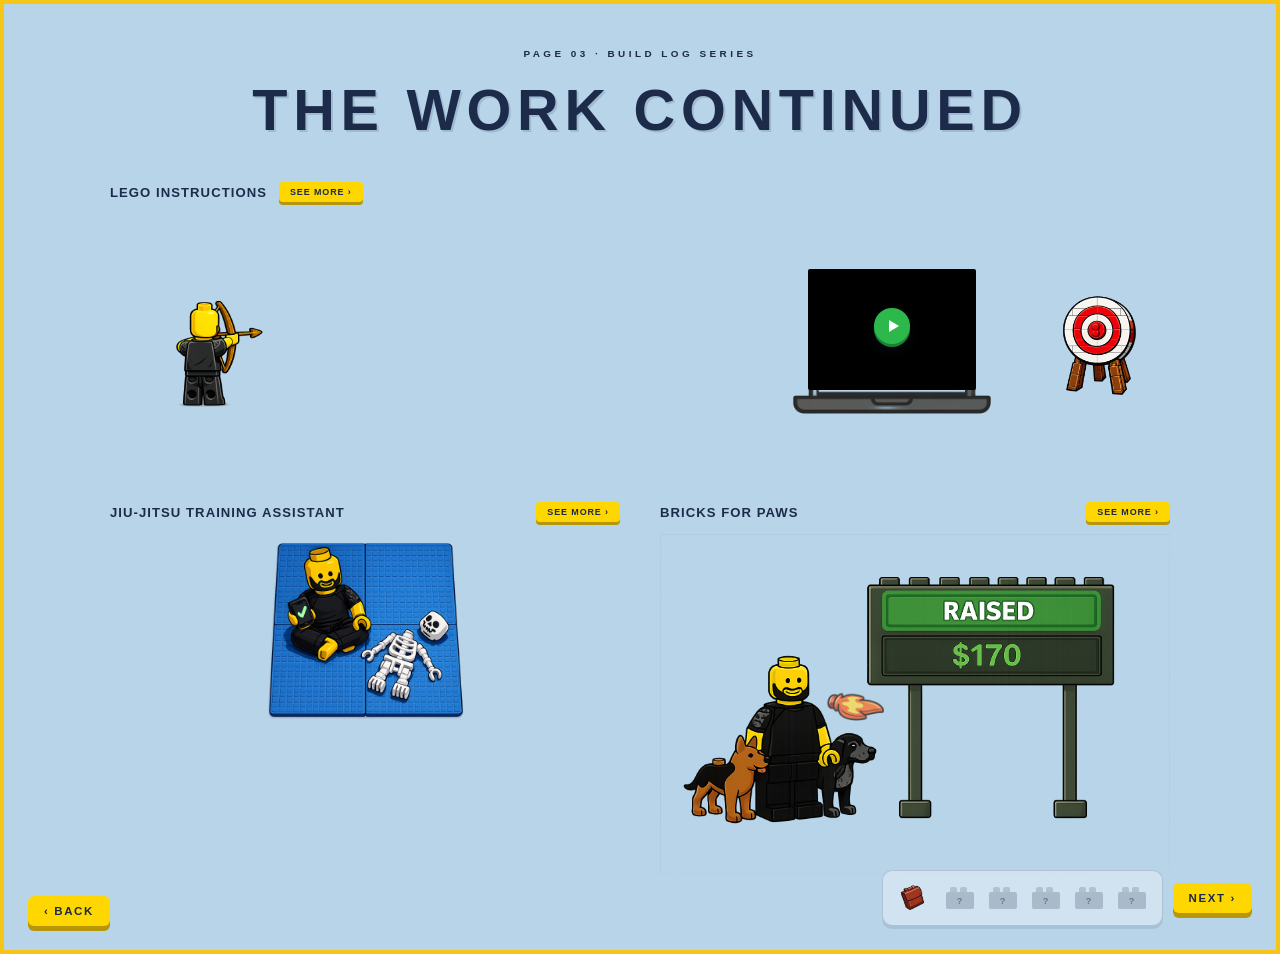
<file: page2b.html>
<!DOCTYPE html>
<html lang="en">
<head>
  <!-- Google tag (gtag.js) -->
  <script async src="https://www.googletagmanager.com/gtag/js?id=G-N320VKJK11"></script>
  <script>
    window.dataLayer = window.dataLayer || [];
    function gtag(){dataLayer.push(arguments);}
    gtag('js', new Date());
    gtag('config', 'G-N320VKJK11');
  </script>
  <meta charset="UTF-8">
  <meta name="viewport" content="width=device-width, initial-scale=1.0">
  <title>Stephen Henley — The Work Continued</title>
  <style>
    *, *::before, *::after { margin: 0; padding: 0; box-sizing: border-box; }

    body {
      background: #B8D4E8;
      min-height: 100vh;
      display: flex;
      flex-direction: column;
      align-items: center;
      font-family: 'Arial Black', Arial, sans-serif;
      overflow-y: auto;
      position: relative;
      padding: 48px 24px 80px;
    }


    .page-container {
      display: flex;
      flex-direction: column;
      align-items: center;
      gap: 40px;
      width: 100%;
      max-width: 1060px;
      z-index: 1;
    }

    /* Matches .set-label from index.html */
    .set-label {
      font-family: Arial, sans-serif;
      font-size: 0.62rem;
      font-weight: 700;
      color: #1C2B4A;
      letter-spacing: 0.35em;
      text-transform: uppercase;
      margin-bottom: -20px;
    }

    /* Matches h1 from index.html */
    h1 {
      color: #1C2B4A;
      font-size: clamp(2rem, 5.5vw, 3.6rem);
      font-weight: 900;
      text-transform: uppercase;
      letter-spacing: 0.1em;
      text-shadow: 2px 2px 0 rgba(28,43,74,0.15);
      text-align: center;
      line-height: 1.1;
    }

    /* ── Archer Section ─────────────────────────────────── */
    .archer-section {
      display: flex;
      align-items: center;
      justify-content: space-between;
      gap: 48px;
      width: 100%;
      position: relative;
    }

    .archer-wrap {
      position: relative;
      flex-shrink: 0;
    }

    .archer-img {
      width: 260px;
      height: 173px;
      display: block;
      object-fit: contain;
      object-position: left center;
    }

    .archer-img.released {
      transform: translateY(5px);
    }

    /* Wrapper that centers play button over laptop screen */
    .screen-btn-wrap {
      position: absolute;
      top: 38%;
      left: 50%;
      transform: translate(-50%, -50%);
      z-index: 3;
    }

    /* Green circular play button */
    .start-btn {
      width: 36px;
      height: 36px;
      border-radius: 50%;
      background: #2DB84B;
      border: none;
      cursor: pointer;
      display: flex;
      align-items: center;
      justify-content: center;
      box-shadow: 0 3px 0 #1a8033, 0 6px 14px rgba(28,43,74,0.25);
      transition: transform 0.08s ease, box-shadow 0.08s ease;
    }

    .start-btn:hover {
      transform: translateY(2px);
      box-shadow: 0 1px 0 #1a8033, 0 3px 8px rgba(28,43,74,0.25);
    }

    .start-btn:active {
      transform: translateY(3px);
      box-shadow: 0 0 0 #1a8033, 0 2px 5px rgba(28,43,74,0.25);
    }

    /* Play triangle */
    .start-btn::after {
      content: '';
      display: block;
      width: 0;
      height: 0;
      border-style: solid;
      border-width: 6px 0 6px 10px;
      border-color: transparent transparent transparent #fff;
      margin-left: 3px;
    }

    /* Computer screen wrap */
    .computer-wrap {
      position: relative;
      flex-shrink: 0;
    }

    .computer-img {
      width: 220px;
      height: auto;
      display: block;
    }

    /* Black fill over the laptop's white screen area */
    .screen-black {
      position: absolute;
      top: 12%;
      left: 12%;
      width: 76%;
      height: 55%;
      background: #000;
      z-index: 1;
      border-radius: 2px;
    }

    /* Right cluster: computer + target side by side */
    .right-cluster {
      display: flex;
      align-items: center;
      gap: 28px;
      flex-shrink: 0;
    }

    /* Slides modal — wider to fit 16:9 iframes */
    .modal-slides {
      max-width: 700px;
    }

    .slides-stack {
      display: flex;
      flex-direction: column;
      gap: 20px;
    }

    .slide-label {
      font-family: Arial, sans-serif;
      font-size: 0.54rem;
      font-weight: 700;
      color: #1C2B4A;
      letter-spacing: 0.28em;
      text-transform: uppercase;
      margin-bottom: 6px;
      opacity: 0.65;
    }

    .slide-wrap {
      position: relative;
    }

    .slide-frame {
      width: 100%;
      aspect-ratio: 16 / 9;
      border: none;
      border-radius: 6px;
      display: block;
      background: #1a2840;
    }

    .fullscreen-btn {
      position: absolute;
      top: 8px;
      right: 8px;
      width: 26px;
      height: 26px;
      background: rgba(28,43,74,0.65);
      border: none;
      border-radius: 4px;
      cursor: pointer;
      z-index: 2;
      transition: background 0.15s ease;
      padding: 0;
    }

    .fullscreen-btn:hover {
      background: rgba(28,43,74,0.9);
    }

    /* Two corner brackets = expand icon */
    .fullscreen-btn::before {
      content: '';
      display: block;
      width: 8px;
      height: 8px;
      border-top: 2px solid #fff;
      border-left: 2px solid #fff;
      position: absolute;
      top: 5px;
      left: 5px;
    }

    .fullscreen-btn::after {
      content: '';
      display: block;
      width: 8px;
      height: 8px;
      border-bottom: 2px solid #fff;
      border-right: 2px solid #fff;
      position: absolute;
      bottom: 5px;
      right: 5px;
    }

    /* Lego target */
    #lego-target {
      width: 140px;
      height: auto;
      display: block;
      cursor: pointer;
      z-index: 2;
    }

    #lego-target.hit {
      animation: targetHit 0.45s ease forwards;
    }

    @keyframes targetHit {
      0%   { transform: scale(1)    rotate(0deg);  filter: brightness(1); }
      25%  { transform: scale(1.18) rotate(-5deg); filter: brightness(1.7); }
      60%  { transform: scale(0.96) rotate(3deg);  filter: brightness(1); }
      100% { transform: scale(1)    rotate(0deg);  filter: brightness(1); }
    }

    /* Flying arrow */
    #lego-arrow {
      position: fixed;
      width: 64px;
      height: auto;
      pointer-events: none;
      opacity: 0;
      z-index: 100;
      transform-origin: center center;
    }

    #lego-arrow.flying {
      animation: arrowFly 0.6s cubic-bezier(0.4, 0, 0.6, 1) forwards;
    }

    @keyframes arrowFly {
      0%   { opacity: 1; }
      85%  { opacity: 1; }
      100% { opacity: 0; }
    }

    /* Screen glow overlay — sits above the black fill */
    .screen-glow {
      position: absolute;
      top: 12%;
      left: 12%;
      width: 76%;
      height: 55%;
      border-radius: 2px;
      background: rgba(255, 215, 0, 0);
      pointer-events: none;
      transition: background 0.2s ease;
      z-index: 2;
    }

    .screen-glow.active {
      animation: screenGlow 0.6s ease forwards;
    }

    @keyframes screenGlow {
      0%   { background: rgba(255, 215, 0, 0); }
      35%  { background: rgba(255, 215, 0, 0.45); }
      100% { background: rgba(255, 215, 0, 0); }
    }

    /* Jiujitsu image cap */
    #jiujitsu-img {
      max-height: 200px;
      object-fit: contain;
    }

    @media (max-width: 640px) {
      #jiujitsu-img {
        max-height: 140px;
      }
    }

    /* ── Projects Row ───────────────────────────────────── */
    .projects-row {
      display: grid;
      grid-template-columns: 1fr 1fr;
      gap: 40px;
      width: 100%;
    }

    .project {
      display: flex;
      flex-direction: column;
      gap: 12px;
      min-width: 0;
      background: transparent;
    }

    /* Header row: title left, SEE MORE right */
    .project-hdr {
      display: flex;
      align-items: center;
      justify-content: space-between;
      gap: 8px;
      width: 100%;
    }

    .project-image {
      width: 100%;
      height: auto;
      display: block;
      border-radius: 6px;
      mix-blend-mode: multiply;
      object-fit: contain;
      overflow: visible;
    }

    .project-title {
      font-family: 'Arial Black', Arial, sans-serif;
      font-size: 0.82rem;
      font-weight: 900;
      color: #1C2B4A;
      text-transform: uppercase;
      letter-spacing: 0.08em;
    }

    /* SEE MORE button */
    .see-more-btn {
      background: #FFD700;
      color: #1C2B4A;
      border: none;
      padding: 5px 11px;
      font-family: 'Arial Black', Arial, sans-serif;
      font-size: 0.56rem;
      font-weight: 900;
      text-transform: uppercase;
      letter-spacing: 0.1em;
      cursor: pointer;
      border-radius: 4px;
      box-shadow: 0 3px 0 #b8960a;
      transition: transform 0.08s ease, box-shadow 0.08s ease;
      flex-shrink: 0;
      white-space: nowrap;
    }

    .see-more-btn:hover {
      transform: translateY(2px);
      box-shadow: 0 1px 0 #b8960a;
    }

    .see-more-btn:active {
      transform: translateY(3px);
      box-shadow: 0 0 0 #b8960a;
    }

    .project-problem {
      font-family: Arial, sans-serif;
      font-size: 0.72rem;
      color: #1C2B4A;
      font-style: italic;
      line-height: 1.55;
      text-align: center;
    }

    .fact-list {
      display: flex;
      flex-direction: column;
      gap: 5px;
      border-top: 1.5px solid rgba(28,43,74,0.22);
      padding-top: 9px;
      width: 100%;
    }

    .fact-line {
      font-family: Arial, sans-serif;
      font-size: 0.66rem;
      font-weight: 700;
      color: #1C2B4A;
      letter-spacing: 0.02em;
      line-height: 1.4;
      padding-left: 11px;
      position: relative;
    }

    .fact-line::before {
      content: '▪';
      position: absolute;
      left: 0;
      font-size: 0.48rem;
      opacity: 0.55;
      top: 1px;
    }

    /* ── Modals ─────────────────────────────────────────── */
    .modal-overlay {
      display: none;
      position: fixed;
      inset: 0;
      background: rgba(28, 43, 74, 0.6);
      z-index: 100;
      align-items: center;
      justify-content: center;
      padding: 24px;
    }

    .modal-overlay.open { display: flex; }

    .modal {
      background: #B8D4E8;
      border: 3px solid #FFD700;
      border-radius: 12px;
      padding: 28px 28px 24px;
      max-width: 560px;
      width: 100%;
      position: relative;
      box-shadow: 0 10px 0 rgba(28,43,74,0.3), 0 18px 48px rgba(28,43,74,0.35);
      max-height: calc(100vh - 80px);
      overflow-y: auto;
    }

    .modal-close {
      position: absolute;
      top: 12px;
      right: 14px;
      background: none;
      border: none;
      cursor: pointer;
      font-family: 'Arial Black', Arial, sans-serif;
      font-size: 1rem;
      font-weight: 900;
      color: #1C2B4A;
      opacity: 0.5;
      padding: 4px 6px;
      transition: opacity 0.15s ease;
      line-height: 1;
    }

    .modal-close:hover { opacity: 1; }

    .modal-label {
      font-family: Arial, sans-serif;
      font-size: 0.54rem;
      font-weight: 700;
      color: #1C2B4A;
      letter-spacing: 0.35em;
      text-transform: uppercase;
      margin-bottom: 4px;
      opacity: 0.7;
    }

    .modal-heading {
      font-family: 'Arial Black', Arial, sans-serif;
      font-size: 1rem;
      font-weight: 900;
      color: #1C2B4A;
      text-transform: uppercase;
      letter-spacing: 0.08em;
      padding-bottom: 12px;
      border-bottom: 2.5px solid #1C2B4A;
      margin-bottom: 16px;
    }

    .modal-body p {
      font-family: Arial, sans-serif;
      font-size: 0.76rem;
      color: #1C2B4A;
      line-height: 1.7;
      margin-bottom: 10px;
    }

    .modal-body p:last-child { margin-bottom: 0; }

    /* ── Bottom bar: inventory + next ───────────────────── */

    .bottom-bar {
      position: fixed;
      bottom: 28px;
      right: 28px;
      display: flex;
      align-items: center;
      gap: 10px;
      z-index: 20;
    }

    .inventory-bar {
      display: flex;
      align-items: center;
      gap: 7px;
      background: rgba(255,255,255,0.35);
      border: 1.5px solid rgba(28,43,74,0.18);
      border-radius: 10px;
      padding: 8px 12px 8px 10px;
      box-shadow: 0 3px 0 rgba(28,43,74,0.10);
    }

    .inventory-satchel {
      height: 38px;
      width: auto;
      display: block;
      flex-shrink: 0;
      margin-right: 4px;
    }


    .next-btn {
      background: #FFD700;
      color: #1C2B4A;
      font-family: 'Arial Black', Arial, sans-serif;
      font-size: 0.72rem;
      font-weight: 900;
      text-transform: uppercase;
      letter-spacing: 0.14em;
      text-decoration: none;
      padding: 9px 16px;
      border-radius: 6px;
      box-shadow: 0 5px 0 #b8960a;
      transition: transform 0.08s ease, box-shadow 0.08s ease;
      flex-shrink: 0;
      display: inline-block;
    }

    .next-btn:hover {
      transform: translateY(2px);
      box-shadow: 0 2px 0 #b8960a;
    }

    .next-btn:active {
      transform: translateY(3px);
      box-shadow: 0 0 0 #b8960a;
    }

    /* ── Hidden bricks ─────────────────────────────────── */
    /* Brick-3 — pops out of target when arrow hits */
    #brick-3 {
      position: fixed;
      width: 170px;
      height: 170px;
      cursor: pointer;
      z-index: 6;
      opacity: 0;
      pointer-events: none;
      background: transparent;
    }

    #brick-3 img {
      width: 170px;
      height: 170px;
      object-fit: contain;
    }

    #brick-3.glow img {
      animation: brickGlowImg 0.7s ease forwards;
    }

    /* Brick-4 — hidden near jiu-jitsu section */
    #brick-4 {
      position: fixed;
      bottom: 160px;
      left: 60%;
      width: 170px;
      height: 170px;
      cursor: pointer;
      z-index: 100;
      background: transparent;
    }

    #brick-4 img {
      width: 170px;
      height: 170px;
      object-fit: contain;
      opacity: 0.7;
      transition: opacity 0.2s ease;
    }

    #brick-4.glow img {
      animation: brickGlowImg 0.7s ease forwards;
    }

    @keyframes brickGlowImg {
      0%   { filter: drop-shadow(0 0 0px rgba(255,215,0,0)); }
      40%  { filter: drop-shadow(0 0 10px rgba(255,215,0,0.9)); }
      100% { filter: drop-shadow(0 0 0px rgba(255,215,0,0)); }
    }

    @keyframes brickGlow {
      0%   { box-shadow: 0 3px 0 #b8960a, 0 0 0 rgba(255,215,0,0); }
      40%  { box-shadow: 0 3px 0 #b8960a, 0 0 18px 8px rgba(255,215,0,0.75); }
      100% { box-shadow: 0 3px 0 #b8960a, 0 0 0 rgba(255,215,0,0); opacity: 0.3; }
    }

    /* ── Inv slots ───────────────────────────────────────── */
    .inv-slot {
      width: 36px;
      height: 32px;
      display: flex;
      align-items: center;
      justify-content: center;
      flex-shrink: 0;
      position: relative;
    }

    .brick-unknown {
      width: 28px;
      height: 17px;
      background: rgba(28,43,74,0.22);
      border-radius: 2px;
      display: flex;
      align-items: center;
      justify-content: center;
      position: relative;
      margin-top: 5px;
    }

    .brick-unknown::before {
      content: '';
      position: absolute;
      width: 7px;
      height: 5px;
      background: rgba(28,43,74,0.18);
      border-radius: 2px 2px 0 0;
      top: -5px;
      left: 4px;
      box-shadow: 10px 0 0 rgba(28,43,74,0.18);
    }

    .brick-unknown span {
      font-family: 'Arial Black', Arial, sans-serif;
      font-size: 0.58rem;
      font-weight: 900;
      color: rgba(28,43,74,0.45);
      line-height: 1;
      margin-top: 1px;
    }

    .brick-found-img {
      height: 38px;
      width: auto;
      object-fit: contain;
      display: none;
    }

    .inv-slot.found .brick-unknown {
      display: none;
    }

    .inv-slot.found .brick-found-img {
      display: block;
    }

    /* ── Back button ─────────────────────────────────────── */
    .back-btn {
      position: fixed;
      bottom: 28px;
      left: 28px;
      background: #FFD700;
      color: #1C2B4A;
      font-family: 'Arial Black', Arial, sans-serif;
      font-size: 0.72rem;
      font-weight: 900;
      text-transform: uppercase;
      letter-spacing: 0.14em;
      text-decoration: none;
      padding: 9px 16px;
      border-radius: 6px;
      box-shadow: 0 5px 0 #b8960a;
      transition: transform 0.08s ease, box-shadow 0.08s ease;
      display: inline-block;
      z-index: 20;
    }
    .back-btn:hover  { transform: translateY(2px); box-shadow: 0 2px 0 #b8960a; }
    .back-btn:active { transform: translateY(3px); box-shadow: 0 0 0 #b8960a; }

    /* ── Page flip animation ─────────────────────────────── */
    body.flip-in-forward  { animation: flip-in-forward  0.35s ease-out both; }
    body.flip-in-back     { animation: flip-in-back     0.35s ease-out both; }
    body.flip-out-forward { animation: flip-out-forward 0.28s ease-in  both; }
    body.flip-out-back    { animation: flip-out-back    0.28s ease-in  both; }

    @keyframes flip-in-forward {
      from { opacity: 0; transform: perspective(1400px) rotateY(18deg)  translateX(40px);  }
      to   { opacity: 1; transform: perspective(1400px) rotateY(0deg)   translateX(0);     }
    }
    @keyframes flip-in-back {
      from { opacity: 0; transform: perspective(1400px) rotateY(-18deg) translateX(-40px); }
      to   { opacity: 1; transform: perspective(1400px) rotateY(0deg)   translateX(0);     }
    }
    @keyframes flip-out-forward {
      from { opacity: 1; transform: perspective(1400px) rotateY(0deg)   translateX(0);     }
      to   { opacity: 0; transform: perspective(1400px) rotateY(-18deg) translateX(-40px); }
    }
    @keyframes flip-out-back {
      from { opacity: 1; transform: perspective(1400px) rotateY(0deg)  translateX(0);   }
      to   { opacity: 0; transform: perspective(1400px) rotateY(18deg) translateX(40px); }
    }

    @media (max-width: 640px) {
      .bottom-bar {
        bottom: 12px;
        right: 12px;
        gap: 6px;
      }

      .inventory-bar {
        padding: 5px 8px 5px 7px;
        gap: 4px;
      }

      .inventory-satchel {
        height: 28px;
      }

      .inv-slot {
        width: 26px;
        height: 26px;
      }

      .brick-unknown {
        width: 20px;
        height: 12px;
        margin-top: 4px;
      }

      .brick-unknown::before {
        width: 5px;
        height: 4px;
        top: -4px;
        left: 3px;
        box-shadow: 7px 0 0 rgba(28,43,74,0.18);
      }

      .brick-unknown span {
        font-size: 0.48rem;
      }

      .brick-found-img {
        height: 22px;
      }

      .back-btn {
        bottom: 12px;
        left: 12px;
        font-size: 0.62rem;
        padding: 7px 12px;
      }

      .next-btn {
        font-size: 0.62rem;
        padding: 7px 12px;
      }
    }

    @media (max-width: 640px) {
      body {
        padding: 32px 16px 120px;
      }

      h1 {
        font-size: clamp(1.4rem, 7vw, 2rem);
      }

      .archer-section {
        gap: 12px;
        justify-content: center;
      }

      .archer-img {
        width: 130px;
        height: auto;
      }

      .right-cluster {
        gap: 10px;
      }

      .computer-img {
        width: 110px;
      }

      #lego-target {
        width: 72px;
      }

      .projects-row {
        grid-template-columns: 1fr;
        gap: 32px;
      }

      .project-image {
        width: 100%;
        height: auto;
      }

      #brick-4 {
        bottom: 120px;
        left: 50%;
        transform: translateX(-50%);
        width: 120px;
        height: 120px;
      }

      #brick-4 img {
        width: 120px;
        height: 120px;
      }

      /* Full-screen modals on mobile */
      .modal-overlay {
        padding: 0;
        align-items: flex-start;
        overflow-y: auto;
        -webkit-overflow-scrolling: touch;
        overscroll-behavior: contain;
      }

      .modal {
        width: 100%;
        max-width: 100%;
        min-height: 100%;
        max-height: none;
        border-radius: 0;
        border-left: none;
        border-right: none;
        overflow-y: visible;
      }

      .modal-close {
        font-size: 1.4rem;
        top: 14px;
        right: 16px;
        opacity: 0.7;
      }
    }
  </style>
</head>
<body>

  <!-- Viewport border frame — 4 fixed edges -->
  <div style="position:fixed;top:0;left:0;right:0;height:4px;background:#f5c518;z-index:9999;pointer-events:none;"></div>
  <div style="position:fixed;bottom:0;left:0;right:0;height:4px;background:#f5c518;z-index:9999;pointer-events:none;"></div>
  <div style="position:fixed;top:0;left:0;bottom:0;width:4px;background:#f5c518;z-index:9999;pointer-events:none;"></div>
  <div style="position:fixed;top:0;right:0;bottom:0;width:4px;background:#f5c518;z-index:9999;pointer-events:none;"></div>

  <!-- ── Modal: Replit Checklist Workflow (slides) ───── -->
  <div class="modal-overlay" id="overlay-replit">
    <div class="modal modal-slides">
      <button class="modal-close" data-close="overlay-replit" aria-label="Close">&times;</button>
      <p class="modal-label">Project &middot; Build Log</p>
      <h2 class="modal-heading">Lego Instructions</h2>
      <div class="modal-body">
        <p>Two presentations. Two different approaches to the same problem &mdash; how do you teach someone to build a Zap without writing them a wall of text.</p>
        <p>The first one: I built a workflow that took any 5-step Zap and automatically generated a slide deck to walk through it step by step. The theme was Lego &mdash; each step styled like a building instruction, bricks and all.</p>
        <p>The second one I wanted to go fully visual. No written instructions at all. A Lego minifigure at a computer with a bow and arrow pointing to exactly where to click &mdash; each slide a visual cue instead of a written step.</p>
        <div class="slides-stack">
          <div>
            <p class="slide-label">Presentation 01</p>
            <!-- Paste your full Google Slides embed URL below (File → Share → Publish to web → Embed) -->
            <div class="slide-wrap">
              <iframe
                class="slide-frame"
                data-src="https://docs.google.com/presentation/d/e/2PACX-1vRqL5Je7NwcFGrMNTIF7RzHWtXHbR54WJT8NGmEzAlBGI46NCyUAO82aaP2VOG9Akr3wogduwciprE2/pubembed?start=false&loop=false&delayms=3000"
                allowfullscreen
                title="Replit Checklist Workflow — Presentation 1">
              </iframe>
              <button class="fullscreen-btn" title="Expand"></button>
            </div>
          </div>
          <div>
            <p class="slide-label">Presentation 02</p>
            <!-- Paste your full Google Slides embed URL below -->
            <div class="slide-wrap">
              <iframe
                class="slide-frame"
                data-src="https://docs.google.com/presentation/d/e/2PACX-1vQOfoSvqjPRFtQ6EnMUL3wym_YfpfhgtKEbULtybDe9AudANWJqS0f3SwhQthCZS6hcimDnxTAnakHB/pubembed?start=false&loop=false&delayms=3000"
                allowfullscreen
                title="Replit Checklist Workflow — Presentation 2">
              </iframe>
              <button class="fullscreen-btn" title="Expand"></button>
            </div>
          </div>
        </div>
      </div>
    </div>
  </div>

  <!-- ── Modal: Jiu-Jitsu Training Assistant ──────────── -->
  <div class="modal-overlay" id="overlay-jiujitsu">
    <div class="modal">
      <button class="modal-close" data-close="overlay-jiujitsu" aria-label="Close">&times;</button>
      <p class="modal-label">Project &middot; Build Log</p>
      <h2 class="modal-heading">Jiu-Jitsu Training Assistant</h2>
      <div class="modal-body">
        <p>After class I'd have a general sense of what I struggled with but nothing specific enough to actually act on. A week later it was gone.</p>
        <p>I built a Slack bot that let me leave a quick voice note after training. It logged what I felt good about and what I got caught on. Before the next session it would send me a message &mdash; here's what you said was giving you trouble last time, focus on this today.</p>
        <p>Simple loop. Voice note in, targeted reminder out.</p>
      </div>
    </div>
  </div>

  <!-- ── Modal: Bricks for Paws ───────────────────────── -->
  <div class="modal-overlay" id="overlay-bricks">
    <div class="modal">
      <button class="modal-close" data-close="overlay-bricks" aria-label="Close">&times;</button>
      <p class="modal-label">Project &middot; Build Log</p>
      <h2 class="modal-heading">Bricks for Paws</h2>
      <div class="modal-body">
        <p>I wanted to build something that raised money for a local animal shelter.</p>
        <p>I built a workflow that pulled all the adoptable dogs from the shelter database, logged their facts and personality traits, then posted one dog every day &mdash; photo, traits, a short write-up &mdash; with a call for people to donate.</p>
        <p>The automation handled everything after the initial setup. The goal was simple: more visibility, more donations, more support for the shelter.</p>
      </div>
    </div>
  </div>

  <!-- Flying arrow element -->
  <img id="lego-arrow" src="assets/lego/lego-arrow.png" alt="">

  <!-- Hidden brick #3 — pops out when arrow hits the target -->
  <div id="brick-3" title="You found something..."><img src="assets/scavenger/Rocket-body.png" alt="Rocket body"></div>

  <!-- Hidden brick #4 — near jiu-jitsu section -->
  <div id="brick-4" title="You found something..."><img src="assets/scavenger/flame.png" alt="Flame"></div>

  <!-- Completion overlay -->
  <div id="hunt-complete-overlay" style="display:none;position:fixed;inset:0;background:rgba(28,43,74,0.85);z-index:9000;align-items:center;justify-content:center;flex-direction:column;">
    <div id="hunt-rocket-stage" style="position:relative;width:160px;height:300px;display:flex;align-items:center;justify-content:center;"></div>
    <p id="hunt-message" style="display:none;font-family:'Arial Black',Arial,sans-serif;font-size:1.4rem;font-weight:900;color:#f5c518;letter-spacing:0.1em;text-transform:uppercase;margin-top:24px;text-align:center;"></p>
    <button id="hunt-close" style="display:none;margin-top:16px;background:#f5c518;color:#1C2B4A;border:none;padding:8px 20px;font-family:'Arial Black',Arial,sans-serif;font-size:0.7rem;font-weight:900;text-transform:uppercase;letter-spacing:0.1em;border-radius:4px;box-shadow:0 3px 0 #b8960a;cursor:pointer;">Play Again</button>
  </div>

  <div class="page-container">

    <p class="set-label">Page 03 &middot; Build Log Series</p>

    <h1>The Work Continued</h1>

    <!-- ── Archer Section ── -->
    <div style="align-self:flex-start;display:flex;align-items:center;gap:12px;">
      <p class="project-title">Lego Instructions</p>
      <button class="see-more-btn" data-open="overlay-replit">See More &rsaquo;</button>
    </div>
    <div class="archer-section">

      <!-- Left: archer drawn -->
      <div class="archer-wrap">
        <img id="archer-img" src="assets/lego/archer-drawn.png" alt="Lego archer drawing bow" class="archer-img">
      </div>

      <!-- Right: computer + target -->
      <div class="right-cluster">
        <div class="computer-wrap" id="computer-wrap">
          <img src="assets/lego/computer-screen.png" alt="Computer screen" class="computer-img">
          <div class="screen-black"></div>
          <div class="screen-glow" id="screen-glow"></div>
          <div class="screen-btn-wrap">
            <button class="start-btn" id="start-btn" title="Fire!" aria-label="Start animation"></button>
          </div>
        </div>

        <!-- Target — click to fire arrow at it -->
        <img id="lego-target" src="assets/lego/lego-target.png" alt="Target">
      </div>

    </div>

    <!-- ── Projects ── -->
    <div class="projects-row">

      <!-- Jiu-Jitsu Training Assistant -->
      <div class="project">
        <div class="project-hdr">
          <p class="project-title">Jiu-Jitsu Training Assistant</p>
          <button class="see-more-btn" data-open="overlay-jiujitsu">See More &rsaquo;</button>
        </div>
        <img src="assets/lego/jiujitsu-mat.png" alt="Jiu-Jitsu Training Assistant" class="project-image" id="jiujitsu-img">
      </div>

      <!-- Bricks for Paws -->
      <div class="project">
        <div class="project-hdr">
          <p class="project-title">Bricks for Paws</p>
          <button class="see-more-btn" data-open="overlay-bricks">See More &rsaquo;</button>
        </div>
        <img src="assets/lego/bricksforpaws-podium.png" alt="Bricks for Paws" class="project-image">
      </div>

    </div>

  </div>

  <!-- Bottom bar: inventory + next -->
  <div class="bottom-bar">
    <div class="inventory-bar">
      <img src="assets/lego/satchel.png" class="inventory-satchel" alt="Inventory">
      <div class="inv-slot" data-brick="brick-1"><div class="brick-unknown"><span>?</span></div><img class="brick-found-img" src="assets/scavenger/sidefins.png" alt="Side fins"></div>
      <div class="inv-slot" data-brick="brick-2"><div class="brick-unknown"><span>?</span></div><img class="brick-found-img" src="assets/scavenger/nose-cone.png" alt="Nose cone"></div>
      <div class="inv-slot" data-brick="brick-3"><div class="brick-unknown"><span>?</span></div><img class="brick-found-img" src="assets/scavenger/Rocket-body.png" alt="Rocket body"></div>
      <div class="inv-slot" data-brick="brick-4"><div class="brick-unknown"><span>?</span></div><img class="brick-found-img" src="assets/scavenger/flame.png" alt="Flame"></div>
      <div class="inv-slot" data-brick="brick-5"><div class="brick-unknown"><span>?</span></div><img class="brick-found-img" src="assets/scavenger/flatbase.png" alt="Base"></div>
    </div>
    <a href="foundation.html" class="next-btn" id="next-link">Next &rsaquo;</a>
  </div>

  <!-- Back button -->
  <a href="page2a.html" class="back-btn">&lsaquo; Back</a>

  <script>
    // ── Page flip navigation ───────────────────────────────
    (function () {
      var dir = sessionStorage.getItem('flip-dir') || 'forward';
      sessionStorage.removeItem('flip-dir');
      document.body.classList.add(dir === 'back' ? 'flip-in-back' : 'flip-in-forward');
    })();

    function flipNavigate(href, direction) {
      if (document.body.classList.contains('flip-out-forward') ||
          document.body.classList.contains('flip-out-back')) return;
      sessionStorage.setItem('flip-dir', direction);
      document.body.classList.add(direction === 'back' ? 'flip-out-back' : 'flip-out-forward');
      setTimeout(function () { window.location.href = href; }, 280);
    }

    document.querySelectorAll('.next-btn').forEach(function (btn) {
      btn.addEventListener('click', function (e) { e.preventDefault(); flipNavigate(this.getAttribute('href'), 'forward'); });
    });
    document.querySelectorAll('.back-btn').forEach(function (btn) {
      btn.addEventListener('click', function (e) { e.preventDefault(); flipNavigate(this.getAttribute('href'), 'back'); });
    });

    // Fullscreen expand buttons
    document.querySelectorAll('.fullscreen-btn').forEach(function (btn) {
      btn.addEventListener('click', function () {
        var iframe = this.closest('.slide-wrap').querySelector('iframe');
        if (iframe.requestFullscreen) {
          iframe.requestFullscreen();
        } else if (iframe.webkitRequestFullscreen) {
          iframe.webkitRequestFullscreen();
        }
      });
    });

    // Scroll lock — scroll to top so fixed overlay aligns with visual viewport
    function _lockModal() {
      window.scrollTo(0, 0);
    }
    function _unlockModal() {}

    // Modal open/close
    document.querySelectorAll('[data-open]').forEach(function (btn) {
      btn.addEventListener('click', function () {
        var modal = document.getElementById(btn.dataset.open);
        // Lazy-load any iframes in this modal
        modal.querySelectorAll('iframe[data-src]').forEach(function (iframe) {
          if (!iframe.src || iframe.src === window.location.href) {
            iframe.src = iframe.dataset.src;
          }
        });
        modal.classList.add('open');
        _lockModal();
      });
    });
    document.querySelectorAll('[data-close]').forEach(function (btn) {
      btn.addEventListener('click', function () {
        document.getElementById(btn.dataset.close).classList.remove('open');
        _unlockModal();
      });
    });
    document.querySelectorAll('.modal-overlay').forEach(function (overlay) {
      overlay.addEventListener('click', function (e) {
        if (e.target === overlay) { overlay.classList.remove('open'); _unlockModal(); }
      });
    });

    // ── Scavenger hunt state ───────────────────────────────
    function getBricksFound() {
      try { return JSON.parse(sessionStorage.getItem('bricks-found') || '[]'); } catch(e) { return []; }
    }
    function markBrickFound(id) {
      var found = getBricksFound();
      if (found.indexOf(id) === -1) found.push(id);
      sessionStorage.setItem('bricks-found', JSON.stringify(found));
      updateSidebarSlots();
      if (found.length === 5) triggerCompletionAnimation();
    }
    function updateSidebarSlots() {
      var found = getBricksFound();
      document.querySelectorAll('.inv-slot').forEach(function(slot) {
        if (found.indexOf(slot.dataset.brick) !== -1) {
          slot.classList.add('found');
        }
      });
    }
    updateSidebarSlots();

    // Hide already-found bricks on load
    (function() {
      var found = getBricksFound();
      // brick-4 is now a normal hidden piece (not the target)
      ['brick-4'].forEach(function(id) {
        if (found.indexOf(id) !== -1) {
          var el = document.getElementById(id);
          if (el) el.style.display = 'none';
        }
      });
      // brick-3 is the pop-out — hide completely if already found
      if (found.indexOf('brick-3') !== -1) {
        var b3 = document.getElementById('brick-3');
        if (b3) { b3.style.display = 'none'; b3.style.opacity = '0'; }
      }
    })();

    // ── Completion animation ───────────────────────────────
    function triggerCompletionAnimation() {
      var overlay = document.getElementById('hunt-complete-overlay');
      if (!overlay) return;
      window.scrollTo(0, 0);
      document.documentElement.style.overflow = 'hidden';
      overlay.style.display = 'flex';
      overlay.style.opacity = '0';
      overlay.style.background = 'rgba(28,43,74,0.92)';
      overlay.style.transition = 'opacity 0.5s ease';
      setTimeout(function() { overlay.style.opacity = '1'; }, 50);

      // Phase 2: fly brick images from inventory slots to center
      var centerX = window.innerWidth / 2;
      var centerY = window.innerHeight / 2;
      var flyers = [];

      document.querySelectorAll('.inv-slot').forEach(function(slot, i) {
        var img = slot.querySelector('.brick-found-img');
        if (!img) return;
        var rect = slot.getBoundingClientRect();
        var flyer = document.createElement('img');
        flyer.src = img.src;
        flyer.style.cssText = 'position:fixed;width:24px;height:24px;object-fit:contain;' +
          'left:' + (rect.left + rect.width/2 - 12) + 'px;' +
          'top:' + (rect.top + rect.height/2 - 12) + 'px;' +
          'z-index:9200;pointer-events:none;transition:none;opacity:1;';
        document.body.appendChild(flyer);
        flyers.push(flyer);

        setTimeout(function() {
          flyer.style.transition = 'left 0.75s cubic-bezier(0.4,0,0.2,1),top 0.75s cubic-bezier(0.4,0,0.2,1),width 0.75s cubic-bezier(0.34,1.2,0.64,1),height 0.75s cubic-bezier(0.34,1.2,0.64,1)';
          flyer.style.left   = (centerX - 35) + 'px';
          flyer.style.top    = (centerY - 35) + 'px';
          flyer.style.width  = '70px';
          flyer.style.height = '70px';
        }, 120 + i * 100);
      });

      // Phase 3: pieces converged — show assembled rocket
      setTimeout(function() {
        flyers.forEach(function(f) {
          f.style.transition = 'opacity 0.2s ease';
          f.style.opacity = '0';
          setTimeout(function() { if (f.parentNode) f.parentNode.removeChild(f); }, 250);
        });

        var stage = document.getElementById('hunt-rocket-stage');
        stage.style.cssText = 'position:fixed;left:50%;top:50%;transform:translate(-50%,-55%);display:flex;flex-direction:column;align-items:center;z-index:9100;';
        stage.innerHTML =
          '<img id="hunt-rocket-img" src="assets/scavenger/Rocket-assembled-no-base.png" style="width:0;height:auto;opacity:0;transition:width 0.5s cubic-bezier(0.34,1.4,0.64,1),opacity 0.3s ease;">' +
          '<img id="hunt-base-img" src="assets/scavenger/flatbase.png" style="width:0;height:auto;opacity:0;margin-top:-6px;transition:width 0.5s cubic-bezier(0.34,1.4,0.64,1),opacity 0.3s ease;">';

        // Scale rocket in
        setTimeout(function() {
          var rocketImg = document.getElementById('hunt-rocket-img');
          var baseImg   = document.getElementById('hunt-base-img');
          if (rocketImg) { rocketImg.style.width = '190px'; rocketImg.style.opacity = '1'; }
          if (baseImg)   { baseImg.style.width   = '140px'; baseImg.style.opacity   = '1'; }

          // Phase 4: launch rocket up
          setTimeout(function() {
            var rocketImg2 = document.getElementById('hunt-rocket-img');
            var baseImg2   = document.getElementById('hunt-base-img');
            if (rocketImg2) {
              rocketImg2.style.transition = 'transform 1.5s cubic-bezier(0.4,0,0.8,1),opacity 0.4s ease 1.2s';
              rocketImg2.style.transform  = 'translateY(-' + (window.innerHeight + 300) + 'px)';
              rocketImg2.style.opacity    = '0';
            }
            if (baseImg2) {
              setTimeout(function() {
                baseImg2.style.transition = 'opacity 0.5s ease';
                baseImg2.style.opacity = '0';
              }, 300);
            }

            // Phase 5: space scene (desktop only)
            setTimeout(function() {
              if (window.innerWidth <= 640) {
                document.documentElement.style.overflow = '';
                overlay.style.transition = 'opacity 0.6s ease';
                overlay.style.opacity = '0';
                setTimeout(function() {
                  overlay.style.display = 'none';
                  overlay.style.opacity = '';
                  overlay.style.transition = '';
                }, 650);
              } else {
                showSpaceScene(overlay);
              }
            }, 1700);
          }, 900);
        }, 50);
      }, 1600);

      // Attach close button handler once
      var closeBtn = document.getElementById('hunt-close');
      if (closeBtn && !closeBtn._huntListener) {
        closeBtn._huntListener = true;
        closeBtn.addEventListener('click', function() {
          overlay.style.transition = 'opacity 0.5s ease';
          overlay.style.opacity = '0';
          setTimeout(function() {
            overlay.style.display = 'none';
            overlay.style.background = '';
            overlay.style.transition = '';
            var msg = document.getElementById('hunt-message');
            if (msg) { msg.style.display = 'none'; msg.textContent = ''; }
            closeBtn.style.display = 'none';
            var stage2 = document.getElementById('hunt-rocket-stage');
            if (stage2) { stage2.innerHTML = ''; stage2.style.cssText = 'position:relative;width:160px;height:300px;display:flex;align-items:center;justify-content:center;'; }
            sessionStorage.removeItem('bricks-found');
            document.querySelectorAll('.inv-slot').forEach(function(s) {
              s.classList.remove('found');
            });
            ['brick-1','brick-2','brick-3','brick-4','brick-5'].forEach(function(id) {
              var el = document.getElementById(id);
              if (el) { el.style.opacity = ''; el.style.display = ''; }
            });
            if (typeof brick5Landed !== 'undefined') brick5Landed = false;
          }, 500);
        });
      }
    }

    function showSpaceScene(overlay) {
      if (window.innerWidth <= 640) return;
      var stage = document.getElementById('hunt-rocket-stage');
      if (stage) stage.innerHTML = '';

      // Transition background to black
      overlay.style.transition = 'background 0.8s ease';
      overlay.style.background = '#000';
      overlay.style.overflow = 'hidden';

      // Canvas star field — inside overlay as position:absolute
      var canvas = document.createElement('canvas');
      canvas.style.cssText = 'position:absolute;top:0;left:0;pointer-events:none;';
      canvas.width  = window.innerWidth;
      canvas.height = window.innerHeight;
      overlay.appendChild(canvas);

      var ctx2 = canvas.getContext('2d');
      var stars = [];
      for (var i = 0; i < 150; i++) {
        stars.push({
          x: Math.random() * canvas.width,
          y: Math.random() * canvas.height,
          r: Math.random() * 1.4 + 0.3,
          speed: Math.random() * 1.8 + 0.5
        });
      }

      var animId;
      function drawStars() {
        ctx2.clearRect(0, 0, canvas.width, canvas.height);
        ctx2.fillStyle = '#ffffff';
        stars.forEach(function(s) {
          s.y += s.speed;
          if (s.y > canvas.height + 4) { s.y = -4; s.x = Math.random() * canvas.width; }
          ctx2.beginPath();
          ctx2.arc(s.x, s.y, s.r, 0, Math.PI * 2);
          ctx2.fill();
        });
        animId = requestAnimationFrame(drawStars);
      }
      drawStars();

      // Rocket inside overlay as position:absolute
      var spaceRocket = document.createElement('img');
      spaceRocket.src = 'assets/scavenger/Rocket-assembled-no-base.png';
      spaceRocket.style.cssText = 'position:absolute;left:50%;width:90px;height:auto;pointer-events:none;';
      if (window.innerWidth <= 640) {
        // Mobile: instantly centered
        spaceRocket.style.top = '50%';
        spaceRocket.style.transform = 'translate(-50%, -50%)';
        overlay.appendChild(spaceRocket);
      } else {
        // Desktop: rises from below
        spaceRocket.style.top = 'calc(100% + 160px)';
        spaceRocket.style.transform = 'translateX(-50%)';
        overlay.appendChild(spaceRocket);
        spaceRocket.getBoundingClientRect(); // force paint at start position
        spaceRocket.style.transition = 'top 1.4s cubic-bezier(0.25,0.46,0.45,0.94)';
        spaceRocket.style.top = 'calc(50% - 60px)';
      }

      // After 6.5 seconds: fade back to page, then show play-again
      setTimeout(function() {
        cancelAnimationFrame(animId);
        overlay.style.transition = 'opacity 0.8s ease';
        overlay.style.opacity = '0';

        setTimeout(function() {
          if (canvas.parentNode) canvas.parentNode.removeChild(canvas);
          if (spaceRocket.parentNode) spaceRocket.parentNode.removeChild(spaceRocket);
          overlay.style.overflow = '';
          overlay.style.opacity = '';
          overlay.style.background = 'rgba(28,43,74,0.92)';
          overlay.style.transition = 'opacity 0.5s ease';
          overlay.style.opacity = '0';

          document.documentElement.style.overflow = '';
          var msg = document.getElementById('hunt-message');
          var closeBtn2 = document.getElementById('hunt-close');
          if (msg) { msg.textContent = 'You found them all.'; msg.style.display = 'block'; }
          if (closeBtn2) closeBtn2.style.display = 'inline-block';

          setTimeout(function() { overlay.style.opacity = '1'; }, 30);
        }, 850);
      }, 6500);
    }

    // ── Satchel hint text ──────────────────────────────────
    var satchelEl = document.querySelector('.inventory-satchel');
    if (satchelEl) {
      satchelEl.style.cursor = 'pointer';
      satchelEl.addEventListener('click', function() {
        if (localStorage.getItem('satchel-opened')) return;
        localStorage.setItem('satchel-opened', '1');
        var hint = document.createElement('div');
        hint.textContent = 'The hunt begins.';
        hint.style.cssText = 'position:fixed;bottom:80px;right:120px;font-family:Arial,sans-serif;font-size:0.72rem;font-style:italic;color:#1C2B4A;background:rgba(184,212,232,0.95);padding:6px 12px;border-radius:4px;border:1px solid rgba(28,43,74,0.2);opacity:0;transition:opacity 0.3s ease;z-index:9999;pointer-events:none;';
        document.body.appendChild(hint);
        setTimeout(function() { hint.style.opacity = '1'; }, 50);
        setTimeout(function() { hint.style.opacity = '0'; setTimeout(function() { hint.remove(); }, 400); }, 2200);
      });
    }

    // Brick-3 click handler (pop-out from target)
    document.getElementById('brick-3').addEventListener('click', function () {
      var self = this;
      self.classList.remove('glow');
      void self.offsetWidth;
      self.classList.add('glow');
      markBrickFound('brick-3');
      setTimeout(function() { self.style.display = 'none'; }, 800);
    });

    // Brick-4 click handler (hidden near jiu-jitsu)
    document.getElementById('brick-4').addEventListener('click', function () {
      var self = this;
      self.classList.remove('glow');
      void self.offsetWidth;
      self.classList.add('glow');
      markBrickFound('brick-4');
      setTimeout(function() { self.style.display = 'none'; }, 800);
    });

    // Soft click on all yellow buttons
    document.querySelectorAll('.see-more-btn').forEach(function (btn) {
      btn.addEventListener('click', playSoftClick);
    });
    document.getElementById('next-link').addEventListener('click', playSoftClick);

    // ── Sound effects (Web Audio API — no files needed) ─────────────
    var _audioCtx = null;
    function getAudioCtx() {
      if (!_audioCtx) _audioCtx = new (window.AudioContext || window.webkitAudioContext)();
      if (_audioCtx.state === 'suspended') _audioCtx.resume();
      return _audioCtx;
    }

    // Whoosh: bandpass-filtered noise sweep, ~0.45s
    function playWhoosh() {
      var ctx = getAudioCtx();
      var dur = 0.45;
      var buf = ctx.createBuffer(1, Math.floor(ctx.sampleRate * dur), ctx.sampleRate);
      var d = buf.getChannelData(0);
      for (var i = 0; i < d.length; i++) d[i] = Math.random() * 2 - 1;

      var src = ctx.createBufferSource();
      src.buffer = buf;

      var filt = ctx.createBiquadFilter();
      filt.type = 'bandpass';
      filt.Q.value = 1.8;
      filt.frequency.setValueAtTime(350, ctx.currentTime);
      filt.frequency.linearRampToValueAtTime(2400, ctx.currentTime + 0.22);
      filt.frequency.linearRampToValueAtTime(550,  ctx.currentTime + dur);

      var gain = ctx.createGain();
      gain.gain.setValueAtTime(0.0,  ctx.currentTime);
      gain.gain.linearRampToValueAtTime(0.55, ctx.currentTime + 0.04);
      gain.gain.linearRampToValueAtTime(0.35, ctx.currentTime + 0.28);
      gain.gain.linearRampToValueAtTime(0.0,  ctx.currentTime + dur);

      src.connect(filt); filt.connect(gain); gain.connect(ctx.destination);
      src.start(ctx.currentTime);
      src.stop(ctx.currentTime + dur);
    }

    // Thwack: low oscillator frequency-drop + short high-pass noise crack
    function playThwack() {
      var ctx = getAudioCtx();
      var t = ctx.currentTime;

      var osc = ctx.createOscillator();
      osc.type = 'triangle';
      osc.frequency.setValueAtTime(200, t);
      osc.frequency.exponentialRampToValueAtTime(40, t + 0.1);

      var oscGain = ctx.createGain();
      oscGain.gain.setValueAtTime(1.0, t);
      oscGain.gain.exponentialRampToValueAtTime(0.001, t + 0.14);

      var nBuf = ctx.createBuffer(1, Math.floor(ctx.sampleRate * 0.07), ctx.sampleRate);
      var nd = nBuf.getChannelData(0);
      for (var j = 0; j < nd.length; j++) nd[j] = Math.random() * 2 - 1;

      var nSrc = ctx.createBufferSource();
      nSrc.buffer = nBuf;

      var nFilt = ctx.createBiquadFilter();
      nFilt.type = 'highpass';
      nFilt.frequency.value = 1600;

      var nGain = ctx.createGain();
      nGain.gain.setValueAtTime(0.7, t);
      nGain.gain.exponentialRampToValueAtTime(0.001, t + 0.07);

      osc.connect(oscGain);   oscGain.connect(ctx.destination);
      nSrc.connect(nFilt);    nFilt.connect(nGain);   nGain.connect(ctx.destination);

      osc.start(t);  osc.stop(t + 0.16);
      nSrc.start(t); nSrc.stop(t + 0.08);
    }
    // Soft click: short sine drop — plastic LEGO button feel
    function playSoftClick() {
      var ctx = getAudioCtx();
      var t = ctx.currentTime;

      var osc = ctx.createOscillator();
      osc.type = 'sine';
      osc.frequency.setValueAtTime(1100, t);
      osc.frequency.exponentialRampToValueAtTime(650, t + 0.025);

      var gain = ctx.createGain();
      gain.gain.setValueAtTime(0.18, t);
      gain.gain.exponentialRampToValueAtTime(0.001, t + 0.04);

      osc.connect(gain);
      gain.connect(ctx.destination);
      osc.start(t);
      osc.stop(t + 0.045);
    }
    // ─────────────────────────────────────────────────────────────────

    // Shared state: prevents both paths from firing simultaneously
    var animating = false;
    var brick5Landed = false;

    // Shared: fire arrow from archer to a point on targetEl defined by aimX/aimY ratios
    function fireArrow(targetEl, aimXRatio, aimYRatio, onArrive) {
      if (animating) return;
      animating = true;

      var archerImg = document.getElementById('archer-img');
      var arrow = document.getElementById('lego-arrow');

      var archerRect = archerImg.getBoundingClientRect();
      var targetRect = targetEl.getBoundingClientRect();

      // Start: center-right of archer where the bow is
      var startX = archerRect.right - 16;
      var startY = archerRect.top + archerRect.height * 0.35;

      // End: aim point on the target using provided ratios
      var endX = targetRect.left + targetRect.width  * aimXRatio;
      var endY = targetRect.top  + targetRect.height * aimYRatio;

      // Arrow angle along flight path
      var dx = endX - startX;
      var dy = endY - startY;
      var angle = Math.atan2(dy, dx) * (180 / Math.PI) + 45;

      // Place arrow at start
      arrow.style.transition = 'none';
      arrow.style.left = startX + 'px';
      arrow.style.top  = startY + 'px';
      arrow.style.transform = 'translate(-50%, -50%) rotate(' + angle + 'deg)';
      arrow.style.opacity = '1';
      void arrow.offsetWidth;

      // Whoosh starts as arrow leaves the bow
      playWhoosh();

      // Fly to target
      arrow.style.transition = 'left 0.55s cubic-bezier(0.4,0,0.8,1), top 0.55s cubic-bezier(0.4,0,0.8,1)';
      arrow.style.left = endX + 'px';
      arrow.style.top  = endY + 'px';

      // Arrow arrives
      setTimeout(function () {
        // Swap archer to released pose
        archerImg.src = 'assets/lego/archer-released.png';
        archerImg.classList.add('released');

        // Impact sound on arrival
        playThwack();

        onArrive(endX, endY);

        // Arrow sticks then fades
        setTimeout(function () {
          arrow.style.transition = 'opacity 0.2s ease';
          arrow.style.opacity = '0';

          // Reload archer
          setTimeout(function () {
            archerImg.src = 'assets/lego/archer-drawn.png';
            archerImg.classList.remove('released');
            animating = false;
          }, 300);
        }, 600);
      }, 580);
    }

    // Path 1 — green button fires arrow at the computer, then opens the slides modal
    document.getElementById('start-btn').addEventListener('click', function () {
      var btn = this;

      // 0.5, 0.5 = dead center of the button's bounding rect
      fireArrow(btn, 0.5, 0.5, function () {
        var modal = document.getElementById('overlay-replit');
        modal.querySelectorAll('iframe[data-src]').forEach(function (iframe) {
          if (!iframe.src || iframe.src === window.location.href) iframe.src = iframe.dataset.src;
        });
        modal.classList.add('open');
        _lockModal();
      });
    });

    // Path 2 — clicking the target fires arrow at the target, then pops out brick-3
    document.getElementById('lego-target').addEventListener('click', function () {
      var targetEl = this;
      var brick3 = document.getElementById('brick-3');

      // 0.47 x, 0.30 y = bullseye center (legs occupy bottom ~45% of the canvas)
      fireArrow(targetEl, 0.47, 0.30, function (hitX, hitY) {
        // Target hit bounce
        targetEl.classList.remove('hit');
        void targetEl.offsetWidth;
        targetEl.classList.add('hit');

        // Pop out brick-3 only once; re-firing the arrow just shows the hit effect
        if (!brick5Landed) {
          brick5Landed = true;

          var isMobile = window.innerWidth <= 640;
          var brickSize = isMobile ? 90 : 170;
          var halfBrick = brickSize / 2;

          // Resize the brick element to match viewport
          brick3.style.width  = brickSize + 'px';
          brick3.style.height = brickSize + 'px';
          var b3img = brick3.querySelector('img');
          if (b3img) { b3img.style.width = brickSize + 'px'; b3img.style.height = brickSize + 'px'; }

          // Grab target rect now for the landing calculation
          var targetRect = document.getElementById('lego-target').getBoundingClientRect();
          var landX, landY;
          if (isMobile) {
            // Land above the target, clamped to screen
            landX = Math.max(8, Math.min(window.innerWidth - brickSize - 8, targetRect.left + targetRect.width / 2 - halfBrick));
            landY = Math.max(8, targetRect.top - brickSize - 6);
          } else {
            landX = targetRect.right + 14;
            landY = targetRect.top + targetRect.height * 0.75 - 8;
          }

          // Place brick at hit point (centered on brick)
          brick3.style.transition = 'none';
          brick3.style.left = (hitX - halfBrick) + 'px';
          brick3.style.top  = (hitY - halfBrick) + 'px';
          brick3.style.opacity = '1';
          brick3.style.pointerEvents = 'none';
          void brick3.offsetWidth;

          // Phase 1: pop straight up
          var popHeight = isMobile ? 40 : 68;
          brick3.style.transition = 'left 0.18s ease-out, top 0.22s cubic-bezier(0.2,0,0.4,1)';
          brick3.style.left = (hitX - halfBrick) + 'px';
          brick3.style.top  = (hitY - halfBrick - popHeight) + 'px';

          // Phase 2: arc to landing spot
          setTimeout(function () {
            brick3.style.transition = 'left 0.32s cubic-bezier(0.4,0,1,1), top 0.36s cubic-bezier(0.8,0,1,1)';
            brick3.style.left = landX + 'px';
            brick3.style.top  = landY + 'px';

            // Enable click after brick lands
            setTimeout(function () {
              brick3.style.pointerEvents = 'auto';
            }, 360);
          }, 220);
        }
      });
    });
  </script>

</body>
</html>
</file>
